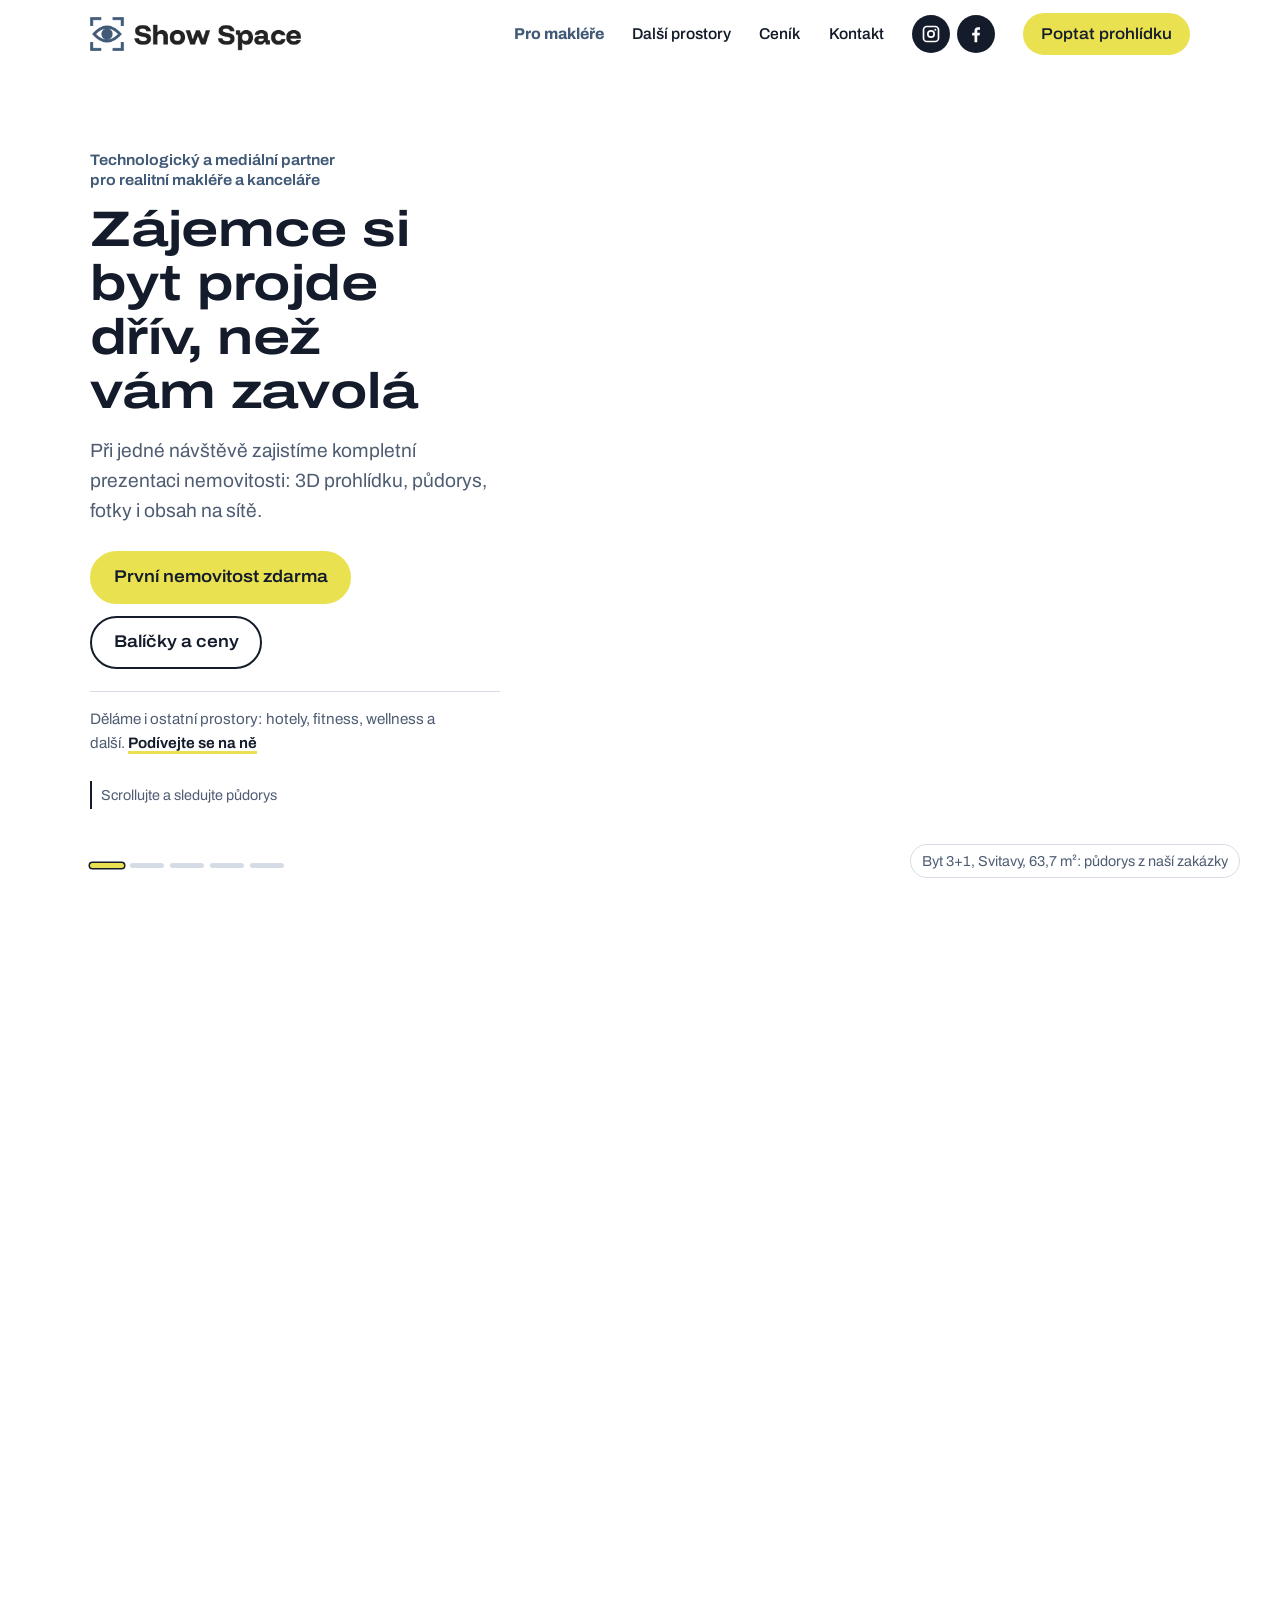
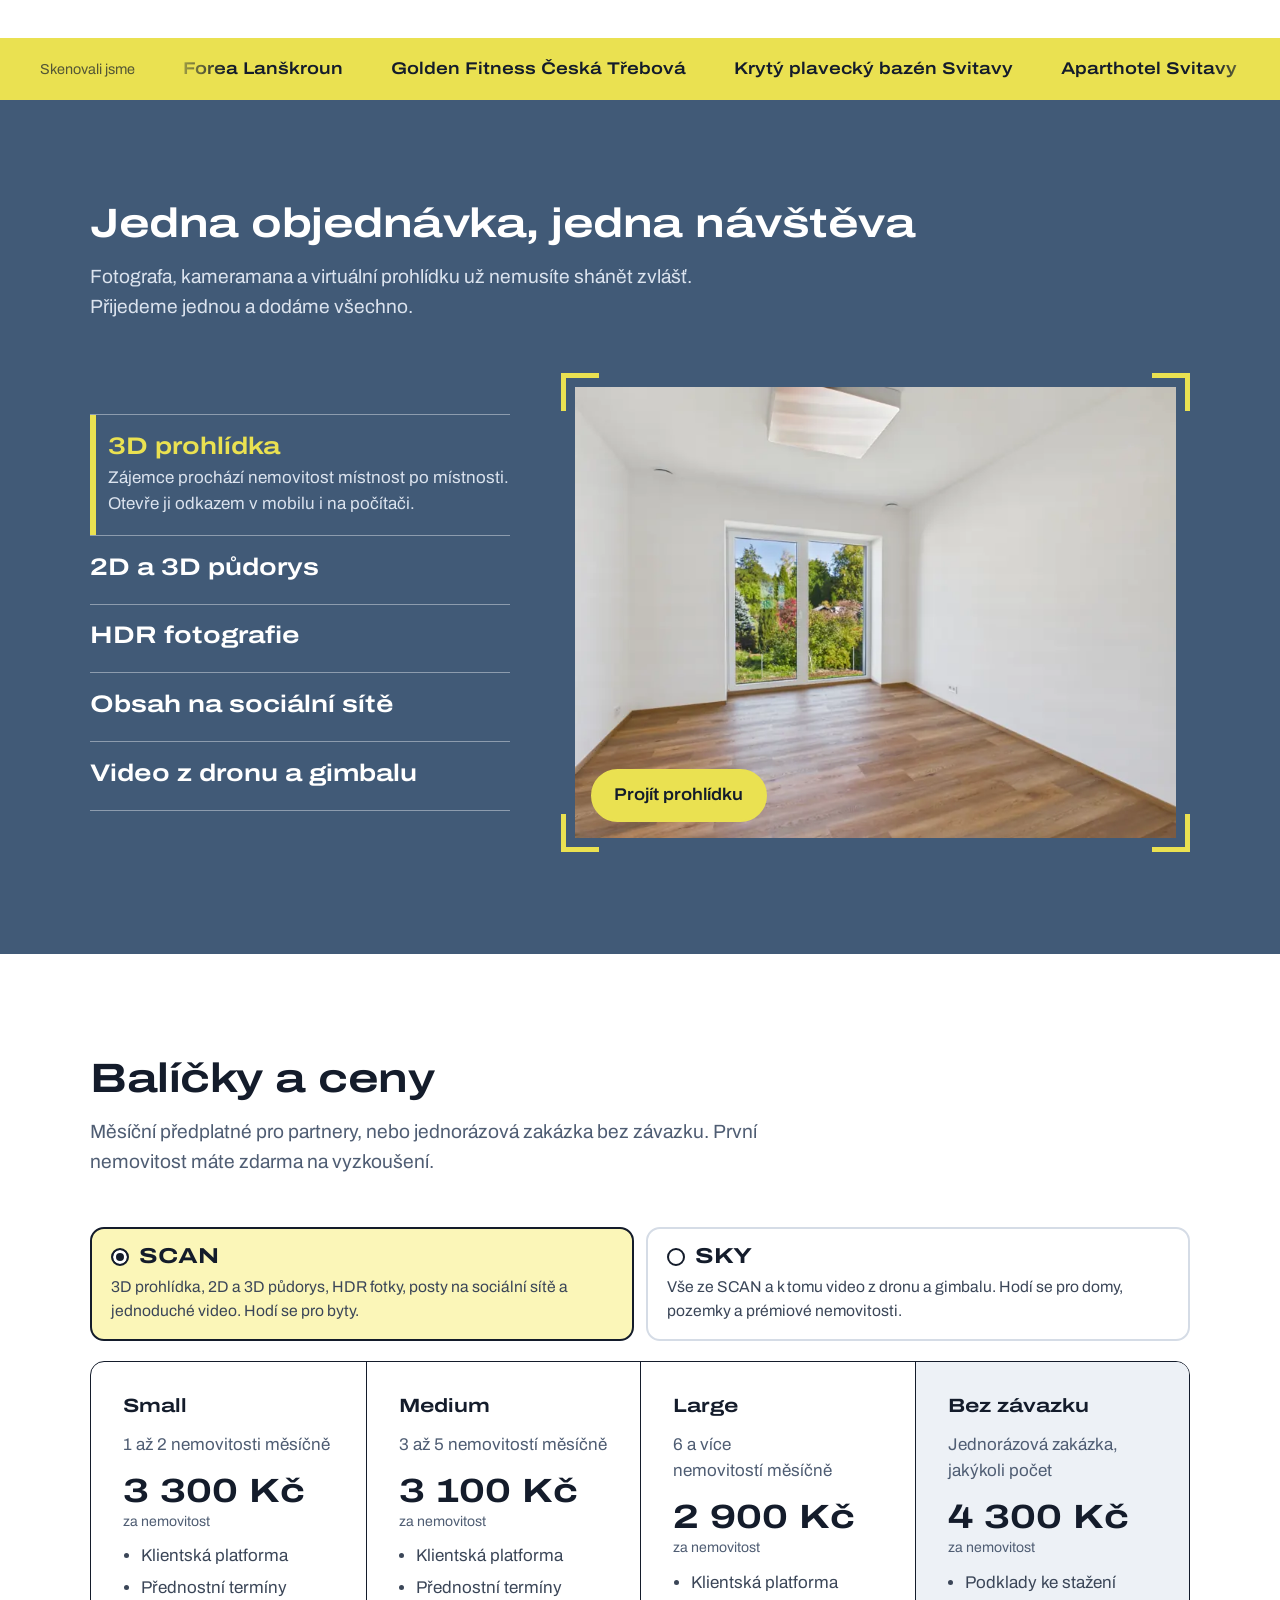
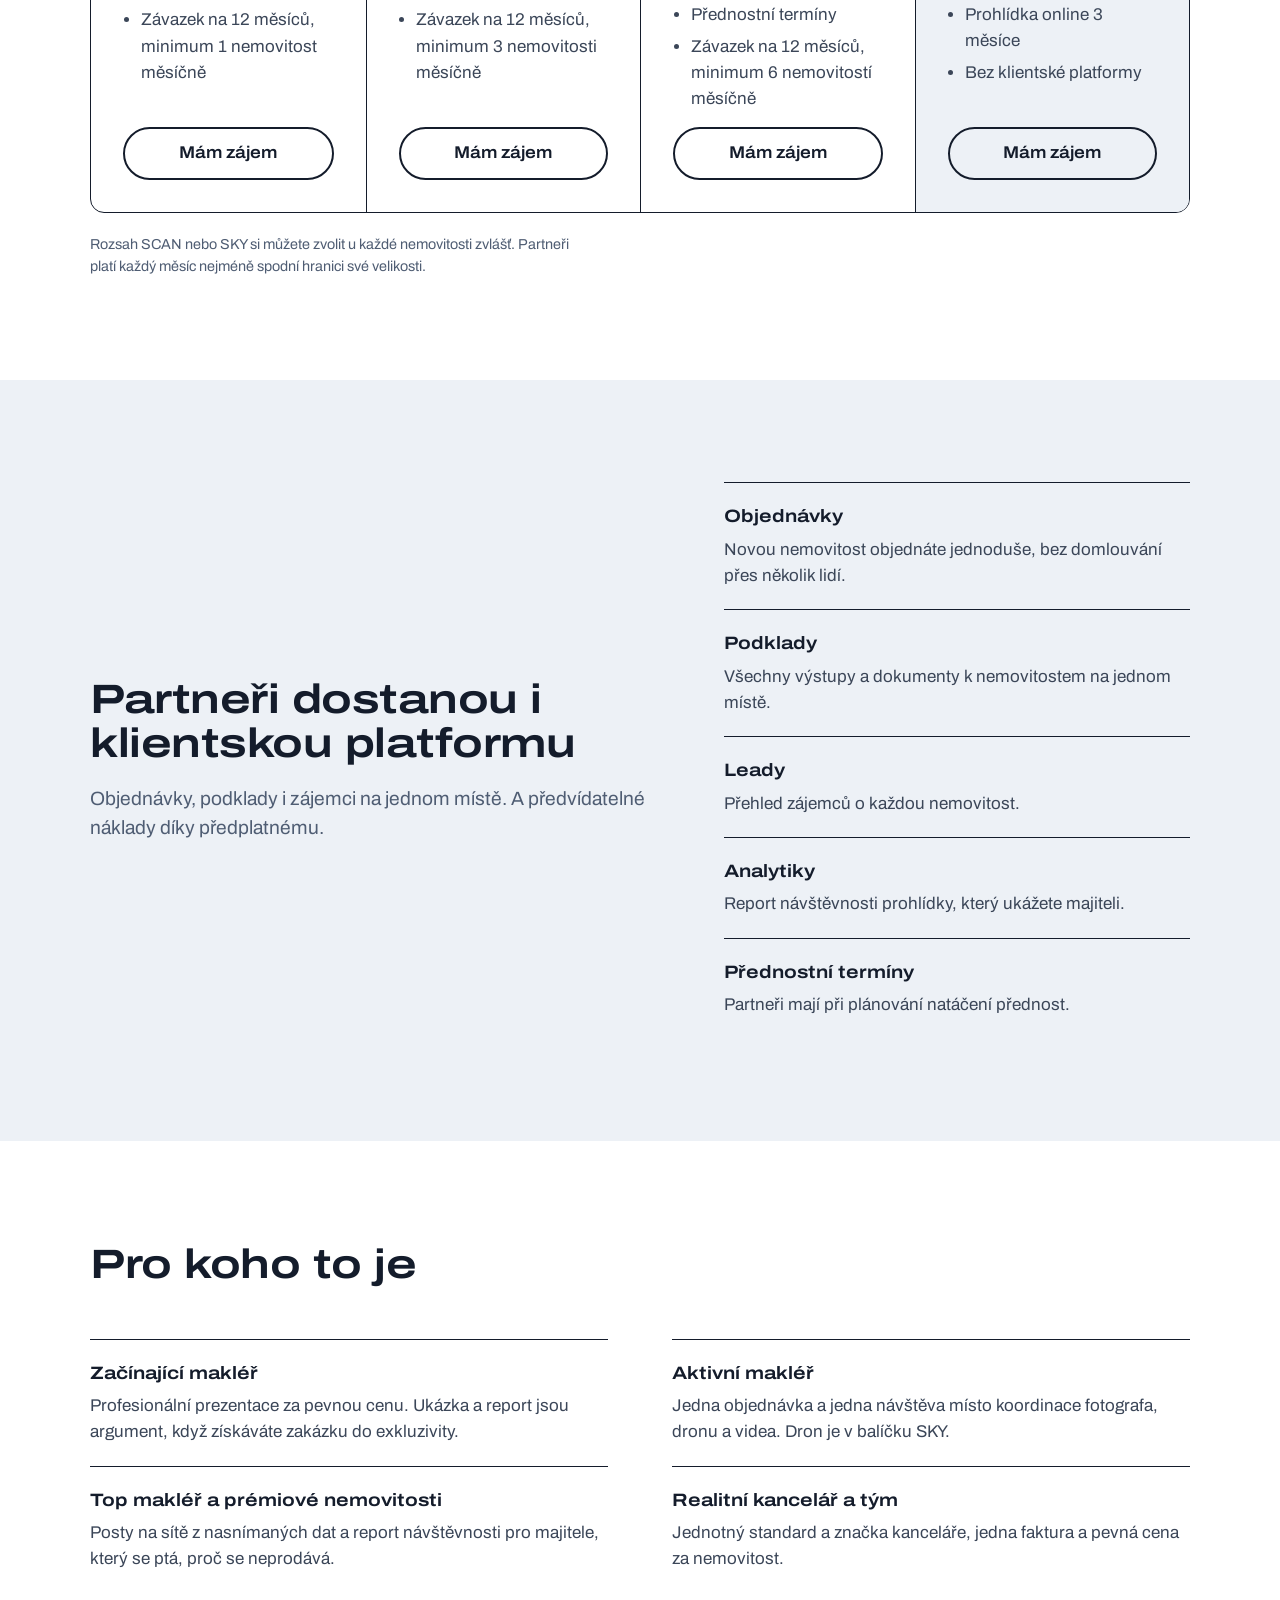
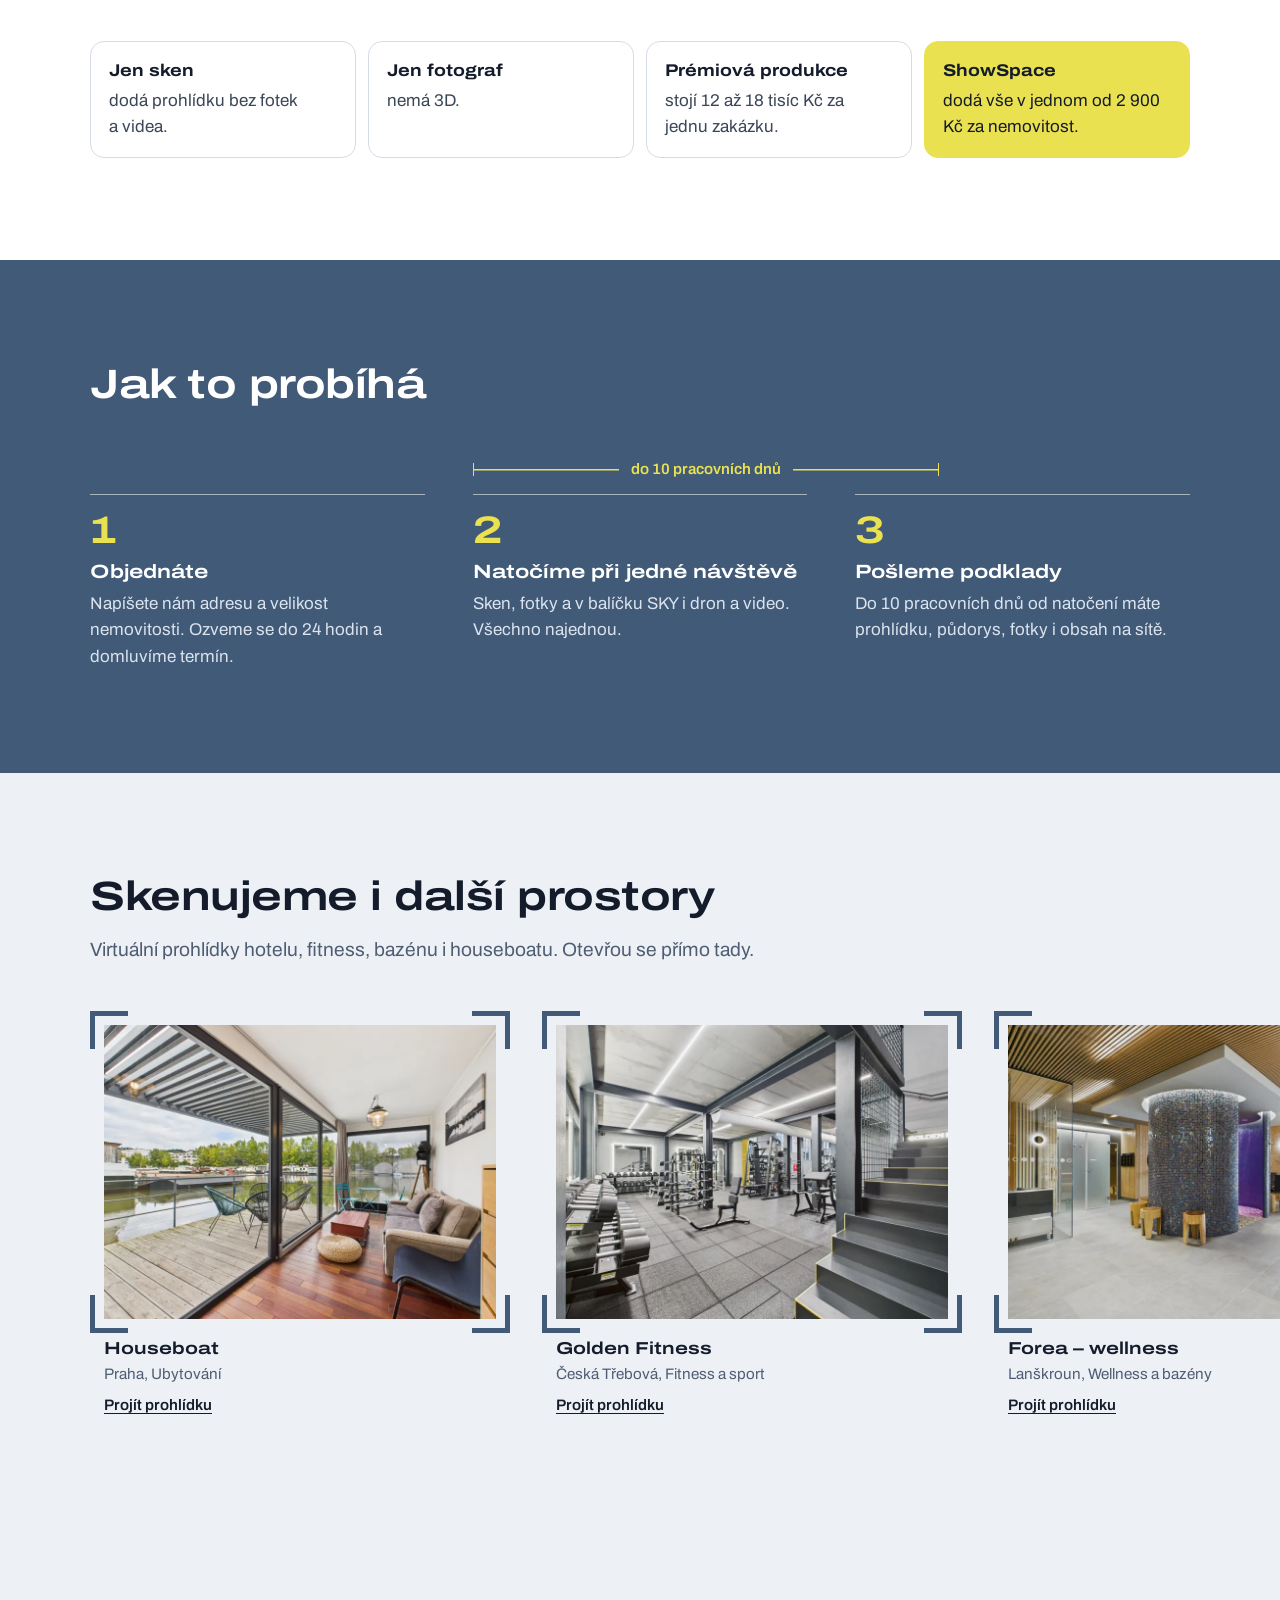
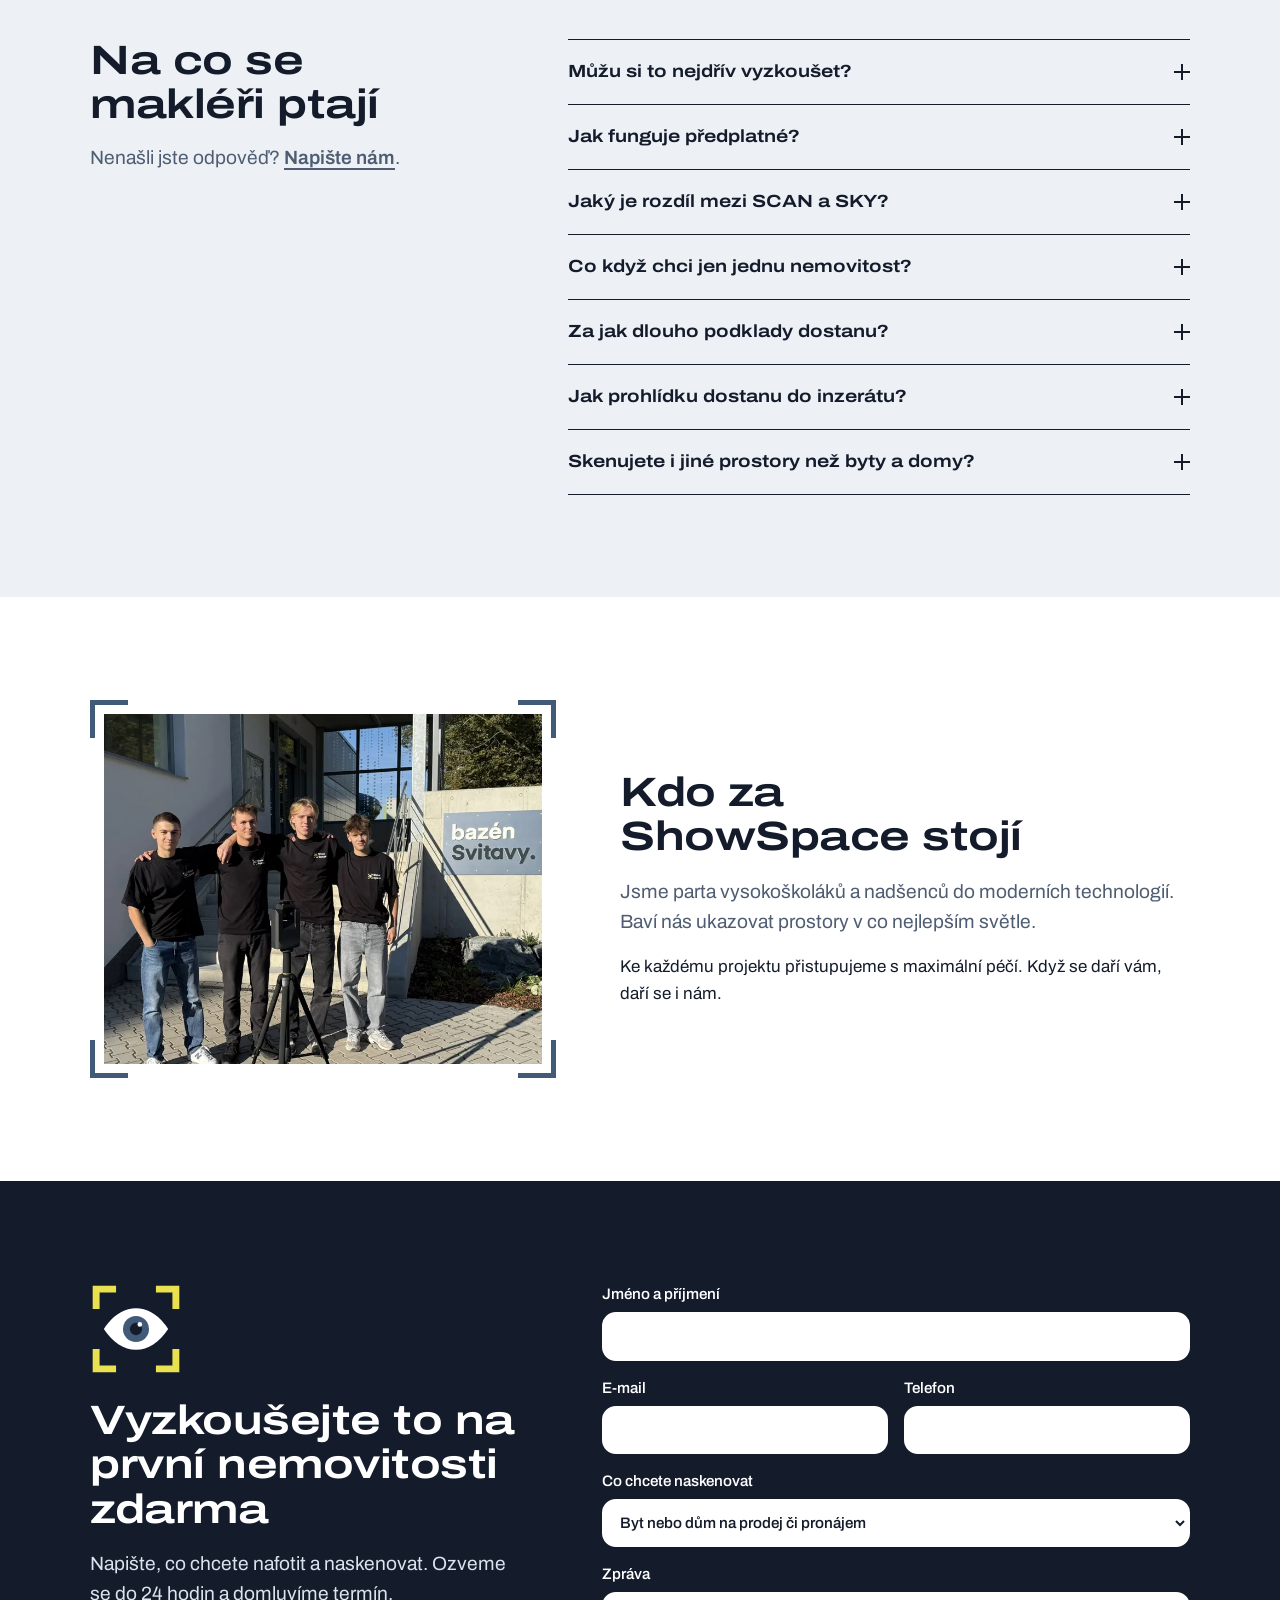
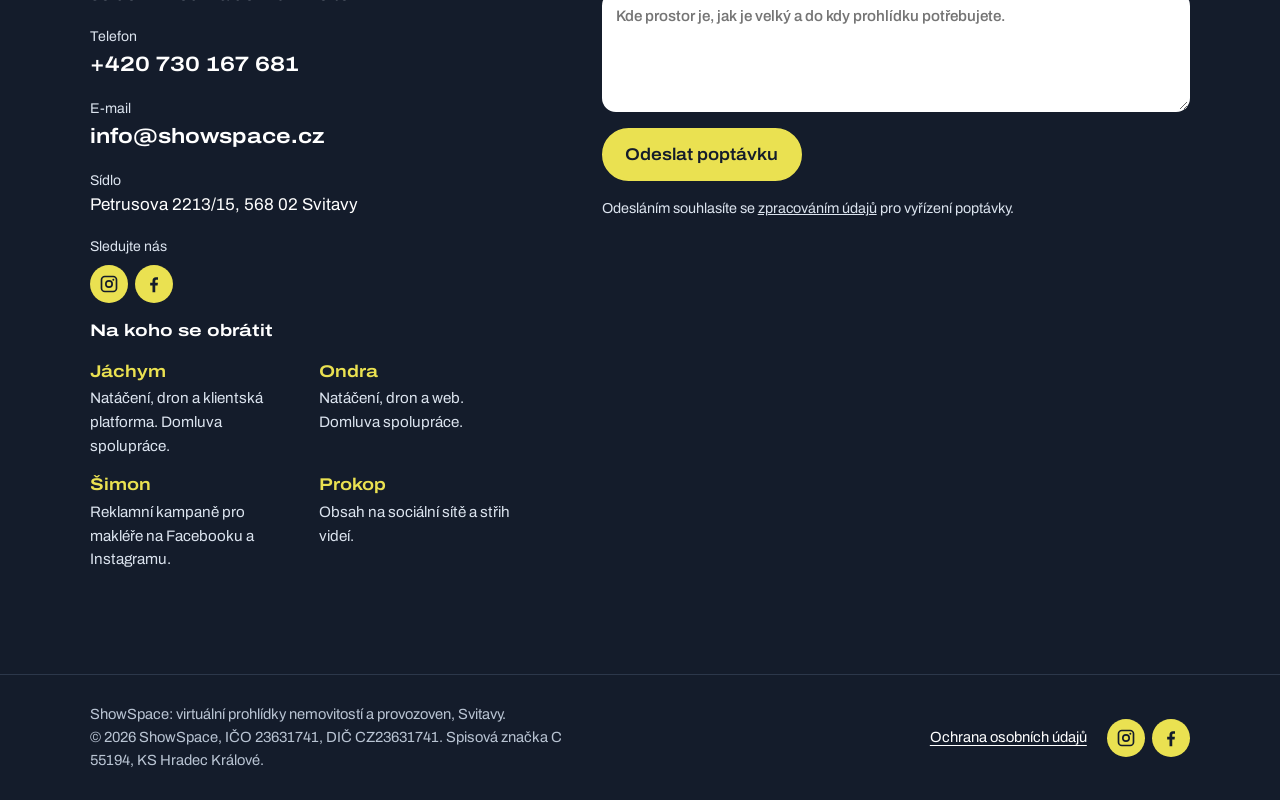
<file: index.html>
<!doctype html>
<html lang="cs">
<head>
<meta charset="utf-8">
<meta name="viewport" content="width=device-width, initial-scale=1">
<title>Virtuální prohlídky nemovitostí pro realitní makléře | ShowSpace</title>
<meta name="description" content="3D prohlídka, půdorys, HDR fotky a obsah na sítě při jedné návštěvě. Předplatné pro makléře a kanceláře od 2 900 Kč za nemovitost, první zdarma.">
<!-- ZKUŠEBNÍ VERZE: před spuštěním na showspace.cz tento řádek smazat, jinak web Google nezobrazí -->
<meta name="robots" content="noindex, nofollow">
<link rel="canonical" href="https://showspace.cz/">
<meta name="theme-color" content="#141c2b">
<meta property="og:type" content="website">
<meta property="og:site_name" content="ShowSpace">
<meta property="og:locale" content="cs_CZ">
<meta property="og:url" content="https://showspace.cz/">
<meta property="og:title" content="Virtuální prohlídky nemovitostí pro realitní makléře | ShowSpace">
<meta property="og:description" content="3D prohlídka, půdorys, HDR fotky a obsah na sítě při jedné návštěvě. Předplatné pro makléře a kanceláře od 2 900 Kč za nemovitost, první zdarma.">
<meta property="og:image" content="https://showspace.cz/assets/img/sdileni.jpg">
<meta property="og:image:width" content="1200">
<meta property="og:image:height" content="630">
<meta name="twitter:card" content="summary_large_image">
<link rel="icon" type="image/png" sizes="48x48" href="assets/img/favicon.png">
<link rel="icon" type="image/png" sizes="192x192" href="assets/img/icon-192.png">
<link rel="apple-touch-icon" href="assets/img/apple-touch-icon.png">
<link rel="preload" href="assets/fonts/archivo-latin-wdth-normal.woff2" as="font" type="font/woff2" crossorigin>
<script>document.documentElement.classList.add('js')</script>
<link rel="stylesheet" href="assets/css/styles.css?v=202610111919">
<script type="application/ld+json">{"@context": "https://schema.org", "@type": "ProfessionalService", "@id": "https://showspace.cz/#firma", "name": "ShowSpace", "description": "Technologický a mediální partner pro realitní makléře a kanceláře. 3D prohlídky, půdorysy, HDR fotografie, video z dronu a obsah na sociální sítě při jedné návštěvě.", "url": "https://showspace.cz/", "logo": "https://showspace.cz/assets/img/logo.png", "image": "https://showspace.cz/assets/img/sdileni.jpg", "telephone": "+420730167681", "email": "info@showspace.cz", "address": {"@type": "PostalAddress", "streetAddress": "Petrusova 2213/15", "postalCode": "568 02", "addressLocality": "Svitavy", "addressCountry": "CZ"}, "areaServed": {"@type": "Country", "name": "Česko"}, "sameAs": ["https://www.instagram.com/showspace.cz/", "https://www.facebook.com/people/Show-Space/61579327674807/"]}</script>
<script type="application/ld+json">{"@context": "https://schema.org", "@type": "FAQPage", "mainEntity": [{"@type": "Question", "name": "Můžu si to nejdřív vyzkoušet?", "acceptedAnswer": {"@type": "Answer", "text": "Ano. První nemovitost pro vás uděláme zdarma, abyste viděli výsledek na vlastní zakázce."}}, {"@type": "Question", "name": "Jak funguje předplatné?", "acceptedAnswer": {"@type": "Answer", "text": "Jako partner si zvolíte velikost Small, Medium nebo Large podle toho, kolik nemovitostí měsíčně nabíráte, a zavážete se na 12 měsíců. Každý měsíc platíte nejméně spodní hranici své velikosti, tedy 1, 3 nebo 6 nemovitostí."}}, {"@type": "Question", "name": "Jaký je rozdíl mezi SCAN a SKY?", "acceptedAnswer": {"@type": "Answer", "text": "SCAN obsahuje 3D prohlídku, 2D a 3D půdorys, HDR fotky, posty na sociální sítě a jednoduché video. SKY k tomu přidává video z dronu a gimbalu. Rozsah si můžete zvolit u každé nemovitosti zvlášť."}}, {"@type": "Question", "name": "Co když chci jen jednu nemovitost?", "acceptedAnswer": {"@type": "Answer", "text": "Jednorázová zakázka bez závazku stojí 4 300 Kč (SCAN) nebo 5 300 Kč (SKY). Dostanete podklady ke stažení a prohlídka je online 3 měsíce."}}, {"@type": "Question", "name": "Za jak dlouho podklady dostanu?", "acceptedAnswer": {"@type": "Answer", "text": "Do 10 pracovních dnů od dne natočení."}}, {"@type": "Question", "name": "Jak prohlídku dostanu do inzerátu?", "acceptedAnswer": {"@type": "Answer", "text": "Dostanete odkaz, který vložíte do inzerátu, na web kanceláře nebo ho pošlete zájemci zprávou. Nic se neinstaluje, otevře se v mobilu i na počítači."}}, {"@type": "Question", "name": "Skenujete i jiné prostory než byty a domy?", "acceptedAnswer": {"@type": "Answer", "text": "Ano, hotely, fitness, wellness, kavárny a další. Cenu stanovíme individuálně podle objektu a prohlídku umíme umístit i do Google Street View."}}]}</script>
</head>
<body>
<header class="site-header">
    <div class="wrap">
    <a class="brand" href="index.html" aria-label="ShowSpace – úvodní stránka"><img src="assets/img/logo.png" alt="ShowSpace" width="211" height="34"></a>
    <button class="nav-toggle" type="button" aria-expanded="false" aria-controls="nav">Menu</button>
    <nav class="nav" id="nav" aria-label="Hlavní">
      <a href="index.html" aria-current="page">Pro makléře</a>
      <a href="prostory.html">Další prostory</a>
      <a href="index.html#sluzby">Ceník</a>
      <a href="#kontakt">Kontakt</a>
      <ul class="social" aria-label="Sociální sítě">
      <li><a href="https://www.instagram.com/showspace.cz/" target="_blank" rel="noopener" aria-label="Instagram" title="Instagram"><svg viewBox="0 0 24 24" width="20" height="20" aria-hidden="true"><path d="M7 2h10a5 5 0 0 1 5 5v10a5 5 0 0 1-5 5H7a5 5 0 0 1-5-5V7a5 5 0 0 1 5-5zm0 2a3 3 0 0 0-3 3v10a3 3 0 0 0 3 3h10a3 3 0 0 0 3-3V7a3 3 0 0 0-3-3H7zm5 3.2a4.8 4.8 0 1 1 0 9.6 4.8 4.8 0 0 1 0-9.6zm0 2a2.8 2.8 0 1 0 0 5.6 2.8 2.8 0 0 0 0-5.6zm5.2-3.4a1.2 1.2 0 1 1 0 2.4 1.2 1.2 0 0 1 0-2.4z"/></svg></a></li>
      <li><a href="https://www.facebook.com/people/Show-Space/61579327674807/" target="_blank" rel="noopener" aria-label="Facebook" title="Facebook"><svg viewBox="0 0 24 24" width="20" height="20" aria-hidden="true"><path d="M13.5 22v-8.2h2.8l.4-3.300h-3.200V8.400c0-.9.3-1.600 1.600-1.600h1.700V3.900c-.3 0-1.300-.1-2.500-.1-2.500 0-4.100 1.500-4.100 4.300v2.400H7.400v3.300h2.800V22h3.300z"/></svg></a></li>
    </ul>
      <a class="btn" href="#kontakt">Poptat prohlídku</a>
    </nav>
  </div>
</header>
<main>

<section class="stage" id="model" aria-label="Z půdorysu do 3D">
  <div class="stage__pin">
    <div class="stage__view">
      <div class="stage__fallback"><img src="assets/img/byt-pudorys.webp" srcset="assets/img/byt-pudorys-800.webp 777w, assets/img/byt-pudorys.webp 1360w" sizes="(max-width: 860px) 90vw, 50vw" width="1360" height="1400" alt="2D půdorys bytu 3+1 ve Svitavách: dva pokoje, kuchyňský kout s jídelnou, obývací pokoj, koupelna a WC, celkem 63,7 m²" fetchpriority="high"></div>
      <canvas aria-label="Otočný 3D model bytu 3+1 ve Svitavách postavený podle půdorysu z naší zakázky."></canvas>
      <div class="stage__overlay"></div>
    </div>

    <div class="stage__copy">
      <div class="beat is-active">
        <h1><span class="kicker">Technologický a mediální partner pro realitní makléře a kanceláře</span> Zájemce si byt projde dřív, než vám zavolá</h1>
        <p class="lead">Při jedné návštěvě zajistíme kompletní prezentaci nemovitosti: 3D prohlídku, půdorys, fotky i obsah na sítě.</p>
        <div class="btn-row">
          <a class="btn btn--accent" href="#kontakt">První nemovitost zdarma</a>
          <a class="btn btn--ghost" href="#sluzby">Balíčky a ceny</a>
        </div>
        <p class="also">Děláme i ostatní prostory: hotely, fitness, wellness a další. <a href="prostory.html">Podívejte se na ně</a></p>
        <p class="scroll-cue" aria-hidden="true">Scrollujte a sledujte půdorys</p>
      </div>
      <div class="beat">
        <h2>Z půdorysu je prostor</h2>
        <p class="lead">Tohle je byt 3+1 ve Svitavách, který jsme skenovali. Z jednoho skenu vznikne 2D i 3D půdorys.</p>
        <p class="try">Klikněte na místnost v modelu</p>
      </div>
      <div class="beat">
        <h2>Rozměry bez metru</h2>
        <p class="lead">Vejde se tam skříň? Zájemce si to změří sám.</p>
        <p class="try">Klikněte na dvě místa v modelu</p>
      </div>
      <div class="beat">
        <h2>Kam a kdy svítí slunce</h2>
        <p class="lead">Zájemce vidí, které místnosti mají ráno a které večer slunce.</p>
        <div class="sun" data-sun>
          <div class="sun__seasons" role="group" aria-label="Roční období">
            <button type="button" data-season="zima" aria-pressed="false">Zima</button>
            <button type="button" data-season="jaro" aria-pressed="false">Jaro</button>
            <button type="button" data-season="leto" aria-pressed="true">Léto</button>
          </div>
          <label class="sun__time">
            <span>Čas <output>9:00</output></span>
            <input type="range" min="300" max="1260" step="10" value="540" aria-label="Čas během dne">
          </label>
          <p class="sun__rooms" aria-live="polite"></p>
        </div>
      </div>
      <div class="beat">
        <h2>A pak rovnou dovnitř</h2>
        <p class="lead">V prohlídce se zájemce podívá do každé místnosti a najde u ní, co potřebuje vědět.</p>
        <p class="try">Klikněte na bod v modelu</p>
        <div class="btn-row">
          <a class="btn btn--accent" href="https://my.giraffe360.com/p/d85pdb1" target="_blank" rel="noopener" data-viewer="tour" data-title="Byt 3+1, Svitavy">Projít prohlídku</a>
          <a class="btn btn--ghost" href="https://my.giraffe360.com/3dflp/ftac480" target="_blank" rel="noopener" data-viewer="tour" data-title="3D půdorys: byt 3+1, Svitavy">3D půdorys</a>
        </div>
      </div>
    </div>

    <ol class="stage__progress" aria-label="Kroky ukázky">
      <li><button type="button" aria-current="true" aria-label="2D půdorys"></button></li>
      <li><button type="button" aria-label="3D prostor"></button></li>
      <li><button type="button" aria-label="Rozměry"></button></li>
      <li><button type="button" aria-label="Dráha slunce"></button></li>
      <li><button type="button" aria-label="Pohled do místnosti"></button></li>
    </ol>
    <div class="stage__status">
      <div class="stage__mode" role="group" aria-label="Zobrazení půdorysu">
        <button type="button" data-view="2d" aria-pressed="false">2D</button>
        <button type="button" data-view="3d" aria-pressed="true">3D</button>
      </div>
      <button class="stage__reset btn btn--accent" type="button" hidden>Zpět na celý byt</button>
      <p class="stage__hint">Byt 3+1, Svitavy, 63,7 m²: půdorys z naší zakázky</p>
    </div>
  </div>
</section>

<section class="clients" aria-label="Prostory, které jsme skenovali">
  <p class="clients__label">Skenovali jsme</p>
  <div class="clients__track">
    <ul><li>Forea Lanškroun</li><li>Golden Fitness Česká Třebová</li><li>Krytý plavecký bazén Svitavy</li><li>Aparthotel Svitavy</li><li>Golden Fitness Litomyšl</li><li>Domov pro seniory Vendolí</li><li>Houseboat Praha</li></ul>
    <ul aria-hidden="true"><li>Forea Lanškroun</li><li>Golden Fitness Česká Třebová</li><li>Krytý plavecký bazén Svitavy</li><li>Aparthotel Svitavy</li><li>Golden Fitness Litomyšl</li><li>Domov pro seniory Vendolí</li><li>Houseboat Praha</li></ul>
  </div>
</section>

<section class="section section--room" id="co-dostanete">
  <div class="wrap">
    <div class="section__head">
      <h2>Jedna objednávka, jedna návštěva</h2>
      <p class="lead">Fotografa, kameramana a virtuální prohlídku už nemusíte shánět zvlášť. Přijedeme jednou a dodáme všechno.</p>
    </div>
    <div class="show" data-show>
      <div class="show__tabs" role="tablist" aria-label="Co dostanete" aria-orientation="vertical">
      <button class="show__tab" type="button" role="tab" id="show-tab-0" aria-controls="show-panel-0" aria-selected="true"><strong>3D prohlídka</strong><span>Zájemce prochází nemovitost místnost po místnosti. Otevře ji odkazem v mobilu i na počítači.</span></button>
      <button class="show__tab" type="button" role="tab" id="show-tab-1" aria-controls="show-panel-1" aria-selected="false" tabindex="-1"><strong>2D a 3D půdorys</strong><span>S plochami místností. Hodí se do inzerátu i jako podklad pro majitele.</span></button>
      <button class="show__tab" type="button" role="tab" id="show-tab-2" aria-controls="show-panel-2" aria-selected="false" tabindex="-1"><strong>HDR fotografie</strong><span>Ve vysokém rozlišení, připravené pro realitní servery, web i tisk.</span></button>
      <button class="show__tab" type="button" role="tab" id="show-tab-3" aria-controls="show-panel-3" aria-selected="false" tabindex="-1"><strong>Obsah na sociální sítě</strong><span>Posty a jednoduché video z nasnímaných dat, které můžete rovnou zveřejnit.</span></button>
      <button class="show__tab" type="button" role="tab" id="show-tab-4" aria-controls="show-panel-4" aria-selected="false" tabindex="-1"><strong>Video z dronu a gimbalu</strong><span>V balíčku SKY. Pro domy, pozemky a prémiové nemovitosti, kde záleží i na okolí.</span></button>
      </div>
      <div class="show__stage finder">
        <div class="show__panels">
        <div class="show__panel" role="tabpanel" id="show-panel-0" aria-labelledby="show-tab-0"><img src="assets/img/byt-svitavy.webp" srcset="assets/img/byt-svitavy-800.webp 800w, assets/img/byt-svitavy.webp 1600w" sizes="(max-width: 860px) 100vw, 60vw" width="1600" height="1200" alt="Byt 3+1, Svitavy: pokoj s výhledem do zahrady" loading="lazy" decoding="async"><a class="btn btn--accent show__open" href="https://my.giraffe360.com/p/d85pdb1" target="_blank" rel="noopener" data-viewer="tour" data-title="Byt 3+1, Svitavy">Projít prohlídku</a></div>
        <div class="show__panel" role="tabpanel" id="show-panel-1" aria-labelledby="show-tab-1" hidden><div class="show__plan show__plan--tall"><img src="assets/img/byt-pudorys.webp" srcset="assets/img/byt-pudorys-800.webp 777w, assets/img/byt-pudorys.webp 1360w" sizes="(max-width: 860px) 90vw, 50vw" width="1360" height="1400" alt="2D půdorys bytu 3+1 ve Svitavách s plochami místností" loading="lazy" decoding="async"></div><a class="btn btn--accent show__open" href="https://my.giraffe360.com/3dflp/ftac480" target="_blank" rel="noopener" data-viewer="tour" data-title="3D půdorys: byt 3+1, Svitavy">Otevřít 3D půdorys</a></div>
        <div class="show__panel" role="tabpanel" id="show-panel-2" aria-labelledby="show-tab-2" hidden><img src="assets/img/foto-houseboat-2.webp" srcset="assets/img/foto-houseboat-2-800.webp 800w, assets/img/foto-houseboat-2.webp 1600w" sizes="(max-width: 860px) 100vw, 60vw" width="1600" height="1200" alt="Houseboat, Praha: ložnice" loading="lazy" decoding="async"></div>
        <div class="show__panel" role="tabpanel" id="show-panel-3" aria-labelledby="show-tab-3" hidden><img src="assets/img/foto-houseboat-4.webp" srcset="assets/img/foto-houseboat-4-800.webp 800w, assets/img/foto-houseboat-4.webp 1600w" sizes="(max-width: 860px) 100vw, 60vw" width="1600" height="1200" alt="Houseboat, Praha: obývací část" loading="lazy" decoding="async"><p class="show__todo">Ukázku příspěvku sem doplníme.</p></div>
        <div class="show__panel" role="tabpanel" id="show-panel-4" aria-labelledby="show-tab-4" hidden><img src="assets/img/foto-houseboat-1.webp" srcset="assets/img/foto-houseboat-1-800.webp 800w, assets/img/foto-houseboat-1.webp 1600w" sizes="(max-width: 860px) 100vw, 60vw" width="1600" height="1200" alt="Houseboat, Praha: pohled z mola" loading="lazy" decoding="async"><p class="show__todo">Ukázku videa sem doplníme.</p></div>
        </div>
      </div>
    </div>
  </div>
</section>

<section class="section" id="sluzby">
  <div class="wrap">
    <div class="section__head">
      <h2>Balíčky a ceny</h2>
      <p class="lead">Měsíční předplatné pro partnery, nebo jednorázová zakázka bez závazku. První nemovitost máte zdarma na vyzkoušení.</p>
    </div>
    <div class="pricing" data-pricing>
      <div class="scope" role="radiogroup" aria-label="Rozsah zakázky">
        <button class="scope__opt" type="button" role="radio" aria-checked="true" data-scope="scan">
          <strong>SCAN</strong>
          <span>3D prohlídka, 2D a 3D půdorys, HDR fotky, posty na sociální sítě a jednoduché video. Hodí se pro byty.</span>
        </button>
        <button class="scope__opt" type="button" role="radio" aria-checked="false" data-scope="sky">
          <strong>SKY</strong>
          <span>Vše ze SCAN a k tomu video z dronu a gimbalu. Hodí se pro domy, pozemky a prémiové nemovitosti.</span>
        </button>
      </div>
      <div class="plans plans--four" aria-live="polite">
      <article class="plan">
        <h3>Small</h3>
        <p class="plan__size">1 až 2 nemovitosti měsíčně</p>
        <p class="plan__price"><span data-price data-scan="3 300 Kč" data-sky="4 300 Kč">3 300 Kč</span><small>za nemovitost</small></p>
        <ul><li>Klientská platforma</li><li>Přednostní termíny</li><li>Závazek na 12 měsíců, minimum 1 nemovitost měsíčně</li></ul>
        <a class="btn btn--ghost" href="#kontakt" data-prefill="Small (1 až 2 nemovitosti měsíčně)" data-prostor="byt">Mám zájem</a>
      </article>
      <article class="plan">
        <h3>Medium</h3>
        <p class="plan__size">3 až 5 nemovitostí měsíčně</p>
        <p class="plan__price"><span data-price data-scan="3 100 Kč" data-sky="4 100 Kč">3 100 Kč</span><small>za nemovitost</small></p>
        <ul><li>Klientská platforma</li><li>Přednostní termíny</li><li>Závazek na 12 měsíců, minimum 3 nemovitosti měsíčně</li></ul>
        <a class="btn btn--ghost" href="#kontakt" data-prefill="Medium (3 až 5 nemovitostí měsíčně)" data-prostor="byt">Mám zájem</a>
      </article>
      <article class="plan">
        <h3>Large</h3>
        <p class="plan__size">6 a více nemovitostí měsíčně</p>
        <p class="plan__price"><span data-price data-scan="2 900 Kč" data-sky="3 900 Kč">2 900 Kč</span><small>za nemovitost</small></p>
        <ul><li>Klientská platforma</li><li>Přednostní termíny</li><li>Závazek na 12 měsíců, minimum 6 nemovitostí měsíčně</li></ul>
        <a class="btn btn--ghost" href="#kontakt" data-prefill="Large (6 a více nemovitostí měsíčně)" data-prostor="byt">Mám zájem</a>
      </article>
      <article class="plan plan--single">
        <h3>Bez závazku</h3>
        <p class="plan__size">Jednorázová zakázka, jakýkoli počet</p>
        <p class="plan__price"><span data-price data-scan="4 300 Kč" data-sky="5 300 Kč">4 300 Kč</span><small>za nemovitost</small></p>
        <ul><li>Podklady ke stažení</li><li>Prohlídka online 3 měsíce</li><li>Bez klientské platformy</li></ul>
        <a class="btn btn--ghost" href="#kontakt" data-prefill="Bez závazku (Jednorázová zakázka, jakýkoli počet)" data-prostor="byt">Mám zájem</a>
      </article>
      </div>
    </div>
    <p class="note" style="margin-top:1.25rem">Rozsah SCAN nebo SKY si můžete zvolit u každé nemovitosti zvlášť. Partneři platí každý měsíc nejméně spodní hranici své velikosti.</p>
  </div>
</section>

<section class="section section--mist" id="platforma">
  <div class="wrap split">
    <div>
      <h2>Partneři dostanou i klientskou platformu</h2>
      <p class="lead">Objednávky, podklady i zájemci na jednom místě. A předvídatelné náklady díky předplatnému.</p>
    </div>
    <dl class="types types--one">
      <div><dt>Objednávky</dt><dd>Novou nemovitost objednáte jednoduše, bez domlouvání přes několik lidí.</dd></div>
      <div><dt>Podklady</dt><dd>Všechny výstupy a dokumenty k nemovitostem na jednom místě.</dd></div>
      <div><dt>Leady</dt><dd>Přehled zájemců o každou nemovitost.</dd></div>
      <div><dt>Analytiky</dt><dd>Report návštěvnosti prohlídky, který ukážete majiteli.</dd></div>
      <div><dt>Přednostní termíny</dt><dd>Partneři mají při plánování natáčení přednost.</dd></div>
    </dl>
  </div>
</section>

<section class="section" id="pro-koho">
  <div class="wrap">
    <div class="section__head"><h2>Pro koho to je</h2></div>
    <dl class="types">
      <div><dt>Začínající makléř</dt><dd>Profesionální prezentace za pevnou cenu. Ukázka a report jsou argument, když získáváte zakázku do exkluzivity.</dd></div>
      <div><dt>Aktivní makléř</dt><dd>Jedna objednávka a jedna návštěva místo koordinace fotografa, dronu a videa. Dron je v balíčku SKY.</dd></div>
      <div><dt>Top makléř a prémiové nemovitosti</dt><dd>Posty na sítě z nasnímaných dat a report návštěvnosti pro majitele, který se ptá, proč se neprodává.</dd></div>
      <div><dt>Realitní kancelář a tým</dt><dd>Jednotný standard a značka kanceláře, jedna faktura a pevná cena za nemovitost.</dd></div>
    </dl>
    <div class="versus">
      <p><strong>Jen sken</strong> dodá prohlídku bez fotek a videa.</p>
      <p><strong>Jen fotograf</strong> nemá 3D.</p>
      <p><strong>Prémiová produkce</strong> stojí 12 až 18 tisíc Kč za jednu zakázku.</p>
      <p class="versus__us"><strong>ShowSpace</strong> dodá vše v jednom od 2 900 Kč za nemovitost.</p>
    </div>
  </div>
</section>

<section class="section section--room" id="postup">
  <div class="wrap">
    <div class="section__head"><h2>Jak to probíhá</h2></div>
    <div class="steps">
      <div class="steps__dim dim" aria-hidden="true">do 10 pracovních dnů</div>
      <ol>
      <li><h3>Objednáte</h3><p>Napíšete nám adresu a velikost nemovitosti. Ozveme se do 24 hodin a domluvíme termín.</p></li>
      <li><h3>Natočíme při jedné návštěvě</h3><p>Sken, fotky a v balíčku SKY i dron a video. Všechno najednou.</p></li>
      <li><h3>Pošleme podklady</h3><p>Do 10 pracovních dnů od natočení máte prohlídku, půdorys, fotky i obsah na sítě.</p></li>
      </ol>
    </div>
  </div>
</section>

<section class="section section--mist" id="dalsi">
  <div class="wrap reel-head">
    <div class="section__head">
      <h2>Skenujeme i další prostory</h2>
      <p class="lead">Virtuální prohlídky hotelu, fitness, bazénu i houseboatu. Otevřou se přímo tady.</p>
    </div>
    <div class="reel__nav">
      <button type="button" data-reel="-1" aria-label="Předchozí prohlídky">‹</button>
      <button type="button" data-reel="1" aria-label="Další prohlídky">›</button>
    </div>
  </div>
  <ul class="reel" tabindex="0" aria-label="Vybrané prohlídky">
        <li><a class="ref" href="https://my.giraffe360.com/p/0h2v7c4" target="_blank" rel="noopener" data-viewer="tour" data-title="Houseboat, Praha">
          <div class="finder"><img src="assets/img/foto-houseboat-5.webp" srcset="assets/img/foto-houseboat-5-800.webp 800w, assets/img/foto-houseboat-5.webp 1600w" sizes="(max-width: 700px) 80vw, 420px" width="1600" height="1200" alt="Terasa houseboatu s výhledem na Vltavu" loading="lazy" decoding="async"></div>
          <div class="ref__body">
            <h3>Houseboat</h3>
            <p>Praha, Ubytování</p>
            <span class="ref__open">Projít prohlídku</span>
          </div>
        </a></li>
        <li><a class="ref" href="https://tour.giraffe360.com/goldenfitness-ceskatrebova/" target="_blank" rel="noopener" data-viewer="tour" data-title="Golden Fitness, Česká Třebová">
          <div class="finder"><img src="assets/img/golden-fitness-ceska-trebova.webp" srcset="assets/img/golden-fitness-ceska-trebova-800.webp 800w, assets/img/golden-fitness-ceska-trebova.webp 1600w" sizes="(max-width: 700px) 80vw, 420px" width="1600" height="1200" alt="Posilovna s činkami a schodištěm" loading="lazy" decoding="async"></div>
          <div class="ref__body">
            <h3>Golden Fitness</h3>
            <p>Česká Třebová, Fitness a sport</p>
            <span class="ref__open">Projít prohlídku</span>
          </div>
        </a></li>
        <li><a class="ref" href="https://my.giraffe360.com/p/w8d850p" target="_blank" rel="noopener" data-viewer="tour" data-title="Forea – wellness, Lanškroun">
          <div class="finder"><img src="assets/img/forea-wellness.webp" srcset="assets/img/forea-wellness-800.webp 800w, assets/img/forea-wellness.webp 1600w" sizes="(max-width: 700px) 80vw, 420px" width="1600" height="1200" alt="Wellness se saunami a ochlazovacím bazénkem" loading="lazy" decoding="async"></div>
          <div class="ref__body">
            <h3>Forea – wellness</h3>
            <p>Lanškroun, Wellness a bazény</p>
            <span class="ref__open">Projít prohlídku</span>
          </div>
        </a></li>
        <li><a class="ref" href="https://my.giraffe360.com/p/7n3nuu7" target="_blank" rel="noopener" data-viewer="tour" data-title="Krytý plavecký bazén, Svitavy">
          <div class="finder"><img src="assets/img/foto-bazen.webp" srcset="assets/img/foto-bazen-800.webp 800w, assets/img/foto-bazen.webp 1600w" sizes="(max-width: 700px) 80vw, 420px" width="1600" height="1200" alt="Plavecký bazén se startovními bloky" loading="lazy" decoding="async"></div>
          <div class="ref__body">
            <h3>Krytý plavecký bazén</h3>
            <p>Svitavy, Wellness a bazény</p>
            <span class="ref__open">Projít prohlídku</span>
          </div>
        </a></li>
        <li><a class="ref" href="https://my.giraffe360.com/p/9a43jc2" target="_blank" rel="noopener" data-viewer="tour" data-title="Forea – hotel, Lanškroun">
          <div class="finder"><img src="assets/img/forea-hotel.webp" srcset="assets/img/forea-hotel-800.webp 800w, assets/img/forea-hotel.webp 1600w" sizes="(max-width: 700px) 80vw, 420px" width="1600" height="1200" alt="Hotelový pokoj s manželskou postelí" loading="lazy" decoding="async"></div>
          <div class="ref__body">
            <h3>Forea – hotel</h3>
            <p>Lanškroun, Ubytování</p>
            <span class="ref__open">Projít prohlídku</span>
          </div>
        </a></li>
        <li><a class="ref" href="https://my.giraffe360.com/p/d85pdb1" target="_blank" rel="noopener" data-viewer="tour" data-title="Byt 3+1 k pronájmu, Svitavy">
          <div class="finder"><img src="assets/img/byt-svitavy.webp" srcset="assets/img/byt-svitavy-800.webp 800w, assets/img/byt-svitavy.webp 1600w" sizes="(max-width: 700px) 80vw, 420px" width="1600" height="1200" alt="Prázdný pokoj bytu s výhledem do zahrady" loading="lazy" decoding="async"></div>
          <div class="ref__body">
            <h3>Byt 3+1 k pronájmu</h3>
            <p>Svitavy, Nemovitost</p>
            <span class="ref__open">Projít prohlídku</span>
          </div>
        </a></li>
        <li class="reel__more"><a class="btn btn--accent" href="prostory.html">Všechny další prostory</a></li>
  </ul>
</section>

<section class="section section--mist" id="otazky">
  <div class="wrap faq-wrap">
    <div class="section__head"><h2>Na co se makléři ptají</h2><p class="lead">Nenašli jste odpověď? <a class="textlink" href="#kontakt">Napište nám</a>.</p></div>
    <div class="faq">
      <details><summary>Můžu si to nejdřív vyzkoušet?</summary><p>Ano. První nemovitost pro vás uděláme zdarma, abyste viděli výsledek na vlastní zakázce.</p></details>
      <details><summary>Jak funguje předplatné?</summary><p>Jako partner si zvolíte velikost Small, Medium nebo Large podle toho, kolik nemovitostí měsíčně nabíráte, a zavážete se na 12 měsíců. Každý měsíc platíte nejméně spodní hranici své velikosti, tedy 1, 3 nebo 6 nemovitostí.</p></details>
      <details><summary>Jaký je rozdíl mezi SCAN a SKY?</summary><p>SCAN obsahuje 3D prohlídku, 2D a 3D půdorys, HDR fotky, posty na sociální sítě a jednoduché video. SKY k tomu přidává video z dronu a gimbalu. Rozsah si můžete zvolit u každé nemovitosti zvlášť.</p></details>
      <details><summary>Co když chci jen jednu nemovitost?</summary><p>Jednorázová zakázka bez závazku stojí 4 300 Kč (SCAN) nebo 5 300 Kč (SKY). Dostanete podklady ke stažení a prohlídka je online 3 měsíce.</p></details>
      <details><summary>Za jak dlouho podklady dostanu?</summary><p>Do 10 pracovních dnů od dne natočení.</p></details>
      <details><summary>Jak prohlídku dostanu do inzerátu?</summary><p>Dostanete odkaz, který vložíte do inzerátu, na web kanceláře nebo ho pošlete zájemci zprávou. Nic se neinstaluje, otevře se v mobilu i na počítači.</p></details>
      <details><summary>Skenujete i jiné prostory než byty a domy?</summary><p>Ano, hotely, fitness, wellness, kavárny a další. Cenu stanovíme individuálně podle objektu a prohlídku umíme umístit i do Google Street View.</p></details>
    </div>
  </div>
</section>

<section class="section" id="o-nas">
  <div class="wrap split split--flip">
    <div class="team-photo finder"><img src="assets/img/tym.webp" srcset="assets/img/tym-800.webp 800w, assets/img/tym.webp 1600w" sizes="(max-width: 860px) 100vw, 50vw" width="1600" height="1600" alt="Čtyři členové týmu ShowSpace se skenerem na stativu" loading="lazy" decoding="async"></div>
    <div>
      <h2>Kdo za ShowSpace stojí</h2>
      <p class="lead">Jsme parta vysokoškoláků a nadšenců do moderních technologií. Baví nás ukazovat prostory v co nejlepším světle.</p>
      <p>Ke každému projektu přistupujeme s maximální péčí. Když se daří vám, daří se i nám.</p>
    </div>
  </div>
</section>

</main>
<section class="section section--wall" id="kontakt">
  <div class="wrap contact">
    <div>
      <svg class="eye" viewBox="0 0 120 120" aria-hidden="true">
        <g class="eye__brackets" fill="none" stroke-width="9" stroke-linecap="butt">
          <path d="M8 34V8h26M86 8h26v26M112 86v26H86M34 112H8V86"/>
        </g>
        <g class="eye__lid">
          <path class="eye__white" d="M18 60c12-18 26-27 42-27s30 9 42 27c-12 18-26 27-42 27S30 78 18 60z"/>
          <g class="eye__look"><circle class="eye__iris" cx="60" cy="60" r="17"/><circle class="eye__pupil" cx="60" cy="60" r="8"/><circle class="eye__glint" cx="65" cy="54" r="3"/></g>
        </g>
      </svg>
      <h2>Vyzkoušejte to na první nemovitosti zdarma</h2>
      <p class="lead">Napište, co chcete nafotit a naskenovat. Ozveme se do 24 hodin a domluvíme termín.</p>
      <ul class="contact__list">
        <li><span>Telefon</span><a href="tel:+420730167681">+420 730 167 681</a></li>
        <li><span>E-mail</span><a href="mailto:info@showspace.cz">info@showspace.cz</a></li>
        <li><span>Sídlo</span><address>Petrusova 2213/15, 568 02 Svitavy</address></li>
        <li><span>Sledujte nás</span><ul class="social" aria-label="Sociální sítě">
      <li><a href="https://www.instagram.com/showspace.cz/" target="_blank" rel="noopener" aria-label="Instagram" title="Instagram"><svg viewBox="0 0 24 24" width="20" height="20" aria-hidden="true"><path d="M7 2h10a5 5 0 0 1 5 5v10a5 5 0 0 1-5 5H7a5 5 0 0 1-5-5V7a5 5 0 0 1 5-5zm0 2a3 3 0 0 0-3 3v10a3 3 0 0 0 3 3h10a3 3 0 0 0 3-3V7a3 3 0 0 0-3-3H7zm5 3.2a4.8 4.8 0 1 1 0 9.6 4.8 4.8 0 0 1 0-9.6zm0 2a2.8 2.8 0 1 0 0 5.6 2.8 2.8 0 0 0 0-5.6zm5.2-3.4a1.2 1.2 0 1 1 0 2.4 1.2 1.2 0 0 1 0-2.4z"/></svg></a></li>
      <li><a href="https://www.facebook.com/people/Show-Space/61579327674807/" target="_blank" rel="noopener" aria-label="Facebook" title="Facebook"><svg viewBox="0 0 24 24" width="20" height="20" aria-hidden="true"><path d="M13.5 22v-8.2h2.8l.4-3.300h-3.200V8.400c0-.9.3-1.600 1.600-1.600h1.700V3.900c-.3 0-1.300-.1-2.500-.1-2.500 0-4.100 1.500-4.100 4.300v2.400H7.400v3.300h2.800V22h3.300z"/></svg></a></li>
    </ul></li>
      </ul>
      <h3 class="who__title">Na koho se obrátit</h3>
      <dl class="who">
        <div><dt>Jáchym</dt><dd>Natáčení, dron a klientská platforma. Domluva spolupráce.</dd></div>
        <div><dt>Ondra</dt><dd>Natáčení, dron a web. Domluva spolupráce.</dd></div>
        <div><dt>Šimon</dt><dd>Reklamní kampaně pro makléře na Facebooku a Instagramu.</dd></div>
        <div><dt>Prokop</dt><dd>Obsah na sociální sítě a střih videí.</dd></div>
      </dl>
    </div>
    <form class="form" action="https://formspree.io/f/mjkorjrk" method="POST" data-form>
      <input type="hidden" name="_subject" value="Poptávka z webu showspace.cz">
      <p class="hp" aria-hidden="true"><label>Toto pole nevyplňujte <input type="text" name="_gotcha" tabindex="-1" autocomplete="off"></label></p>
      <label class="full">Jméno a příjmení
        <input name="jmeno" autocomplete="name" required>
      </label>
      <label>E-mail
        <input name="email" type="email" autocomplete="email" required>
      </label>
      <label>Telefon
        <input name="telefon" type="tel" autocomplete="tel">
      </label>
      <label class="full">Co chcete naskenovat
        <select name="prostor" id="f-prostor">
            <option value="byt" selected>Byt nebo dům na prodej či pronájem</option>
            <option value="ubytovani">Hotel, penzion, apartmán</option>
            <option value="sport">Fitness, sportoviště, wellness</option>
            <option value="gastro">Kavárna, restaurace, bar</option>
            <option value="jine">Jiný prostor</option>
        </select>
      </label>
      <label class="full">Zpráva
        <textarea name="zprava" id="f-zprava" rows="4" placeholder="Kde prostor je, jak je velký a do kdy prohlídku potřebujete."></textarea>
      </label>
      <div class="full form__foot">
        <button class="btn btn--accent" type="submit">Odeslat poptávku</button>
        <p class="note">Odesláním souhlasíte se <a href="gdpr.html">zpracováním údajů</a> pro vyřízení poptávky.</p>
      </div>
      <p class="full form__status" role="status" aria-live="polite" hidden></p>
    </form>
  </div>
</section>
<dialog class="viewer" aria-labelledby="viewer-title">
  <div class="viewer__bar">
    <h2 id="viewer-title"></h2>
    <a class="viewer__out" href="#" target="_blank" rel="noopener">Otevřít v novém okně</a>
    <button class="viewer__close" type="button">Zavřít</button>
  </div>
  <div class="viewer__body">
    <button class="viewer__nav viewer__nav--prev" type="button" aria-label="Předchozí fotka" hidden>‹</button>
    <div class="viewer__frame"></div>
    <button class="viewer__nav viewer__nav--next" type="button" aria-label="Další fotka" hidden>›</button>
  </div>
</dialog>
<div class="callbar" hidden>
  <a class="btn btn--accent" href="tel:+420730167681">Zavolat</a>
  <a class="btn btn--ghost" href="#kontakt">Napsat poptávku</a>
</div>
<footer class="site-footer">
  <div class="wrap">
    <p>ShowSpace: virtuální prohlídky nemovitostí a provozoven, Svitavy.<br>© <span data-year>2026</span> ShowSpace, IČO 23631741, DIČ CZ23631741. Spisová značka C 55194, KS Hradec Králové.</p>
    <div class="site-footer__links">
      <a href="gdpr.html">Ochrana osobních údajů</a>
      <ul class="social" aria-label="Sociální sítě">
      <li><a href="https://www.instagram.com/showspace.cz/" target="_blank" rel="noopener" aria-label="Instagram" title="Instagram"><svg viewBox="0 0 24 24" width="20" height="20" aria-hidden="true"><path d="M7 2h10a5 5 0 0 1 5 5v10a5 5 0 0 1-5 5H7a5 5 0 0 1-5-5V7a5 5 0 0 1 5-5zm0 2a3 3 0 0 0-3 3v10a3 3 0 0 0 3 3h10a3 3 0 0 0 3-3V7a3 3 0 0 0-3-3H7zm5 3.2a4.8 4.8 0 1 1 0 9.6 4.8 4.8 0 0 1 0-9.6zm0 2a2.8 2.8 0 1 0 0 5.6 2.8 2.8 0 0 0 0-5.6zm5.2-3.4a1.2 1.2 0 1 1 0 2.4 1.2 1.2 0 0 1 0-2.4z"/></svg></a></li>
      <li><a href="https://www.facebook.com/people/Show-Space/61579327674807/" target="_blank" rel="noopener" aria-label="Facebook" title="Facebook"><svg viewBox="0 0 24 24" width="20" height="20" aria-hidden="true"><path d="M13.5 22v-8.2h2.8l.4-3.300h-3.200V8.400c0-.9.3-1.600 1.600-1.600h1.700V3.900c-.3 0-1.300-.1-2.500-.1-2.500 0-4.100 1.500-4.100 4.300v2.400H7.400v3.300h2.800V22h3.300z"/></svg></a></li>
    </ul>
    </div>
  </div>
</footer>
<script type="module" src="assets/js/site.js?v=202610111919"></script>
<script type="module">
  // 3D model se načte až po vykreslení stránky, aby nezdržoval první zobrazení
  const load3d = () => import("./assets/js/model.js?v=202610111919");
  if ("requestIdleCallback" in window) requestIdleCallback(load3d, { timeout: 1500 }); else setTimeout(load3d, 300);
</script>
</body>
</html>
</file>
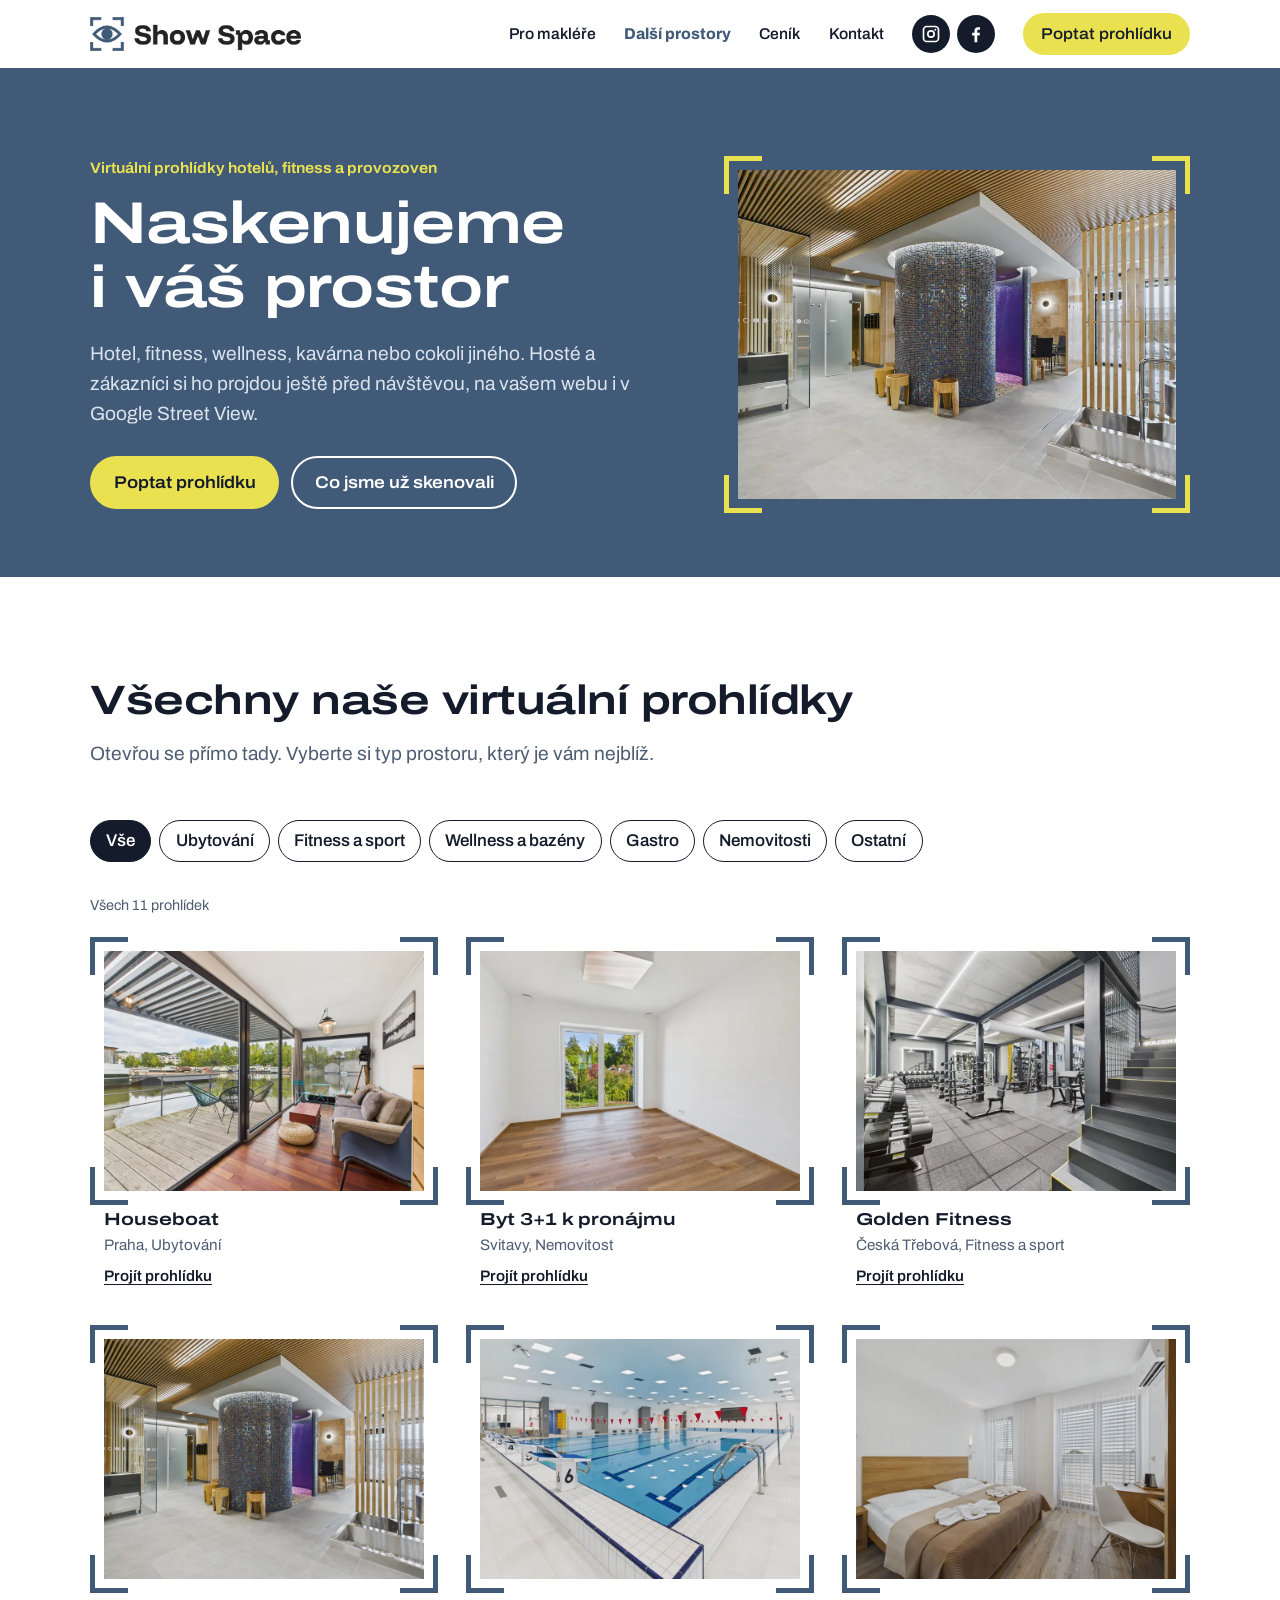
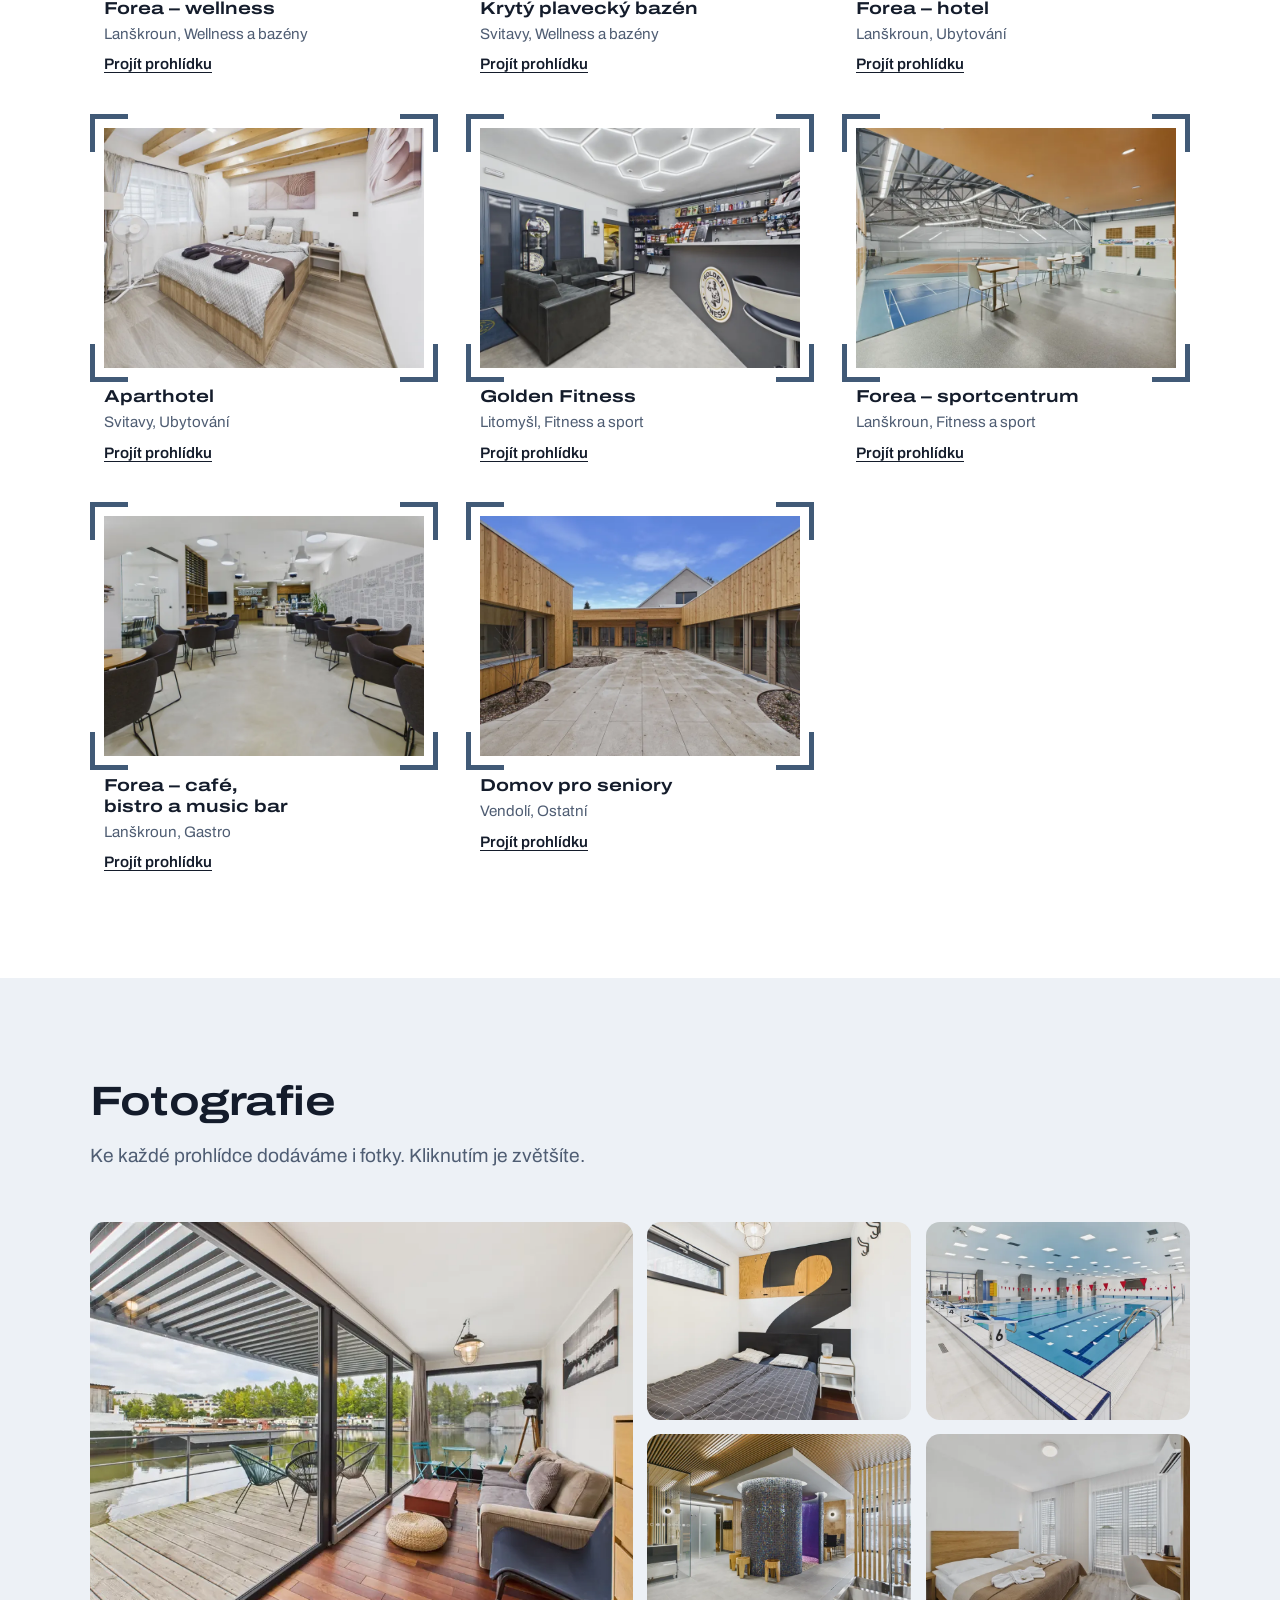
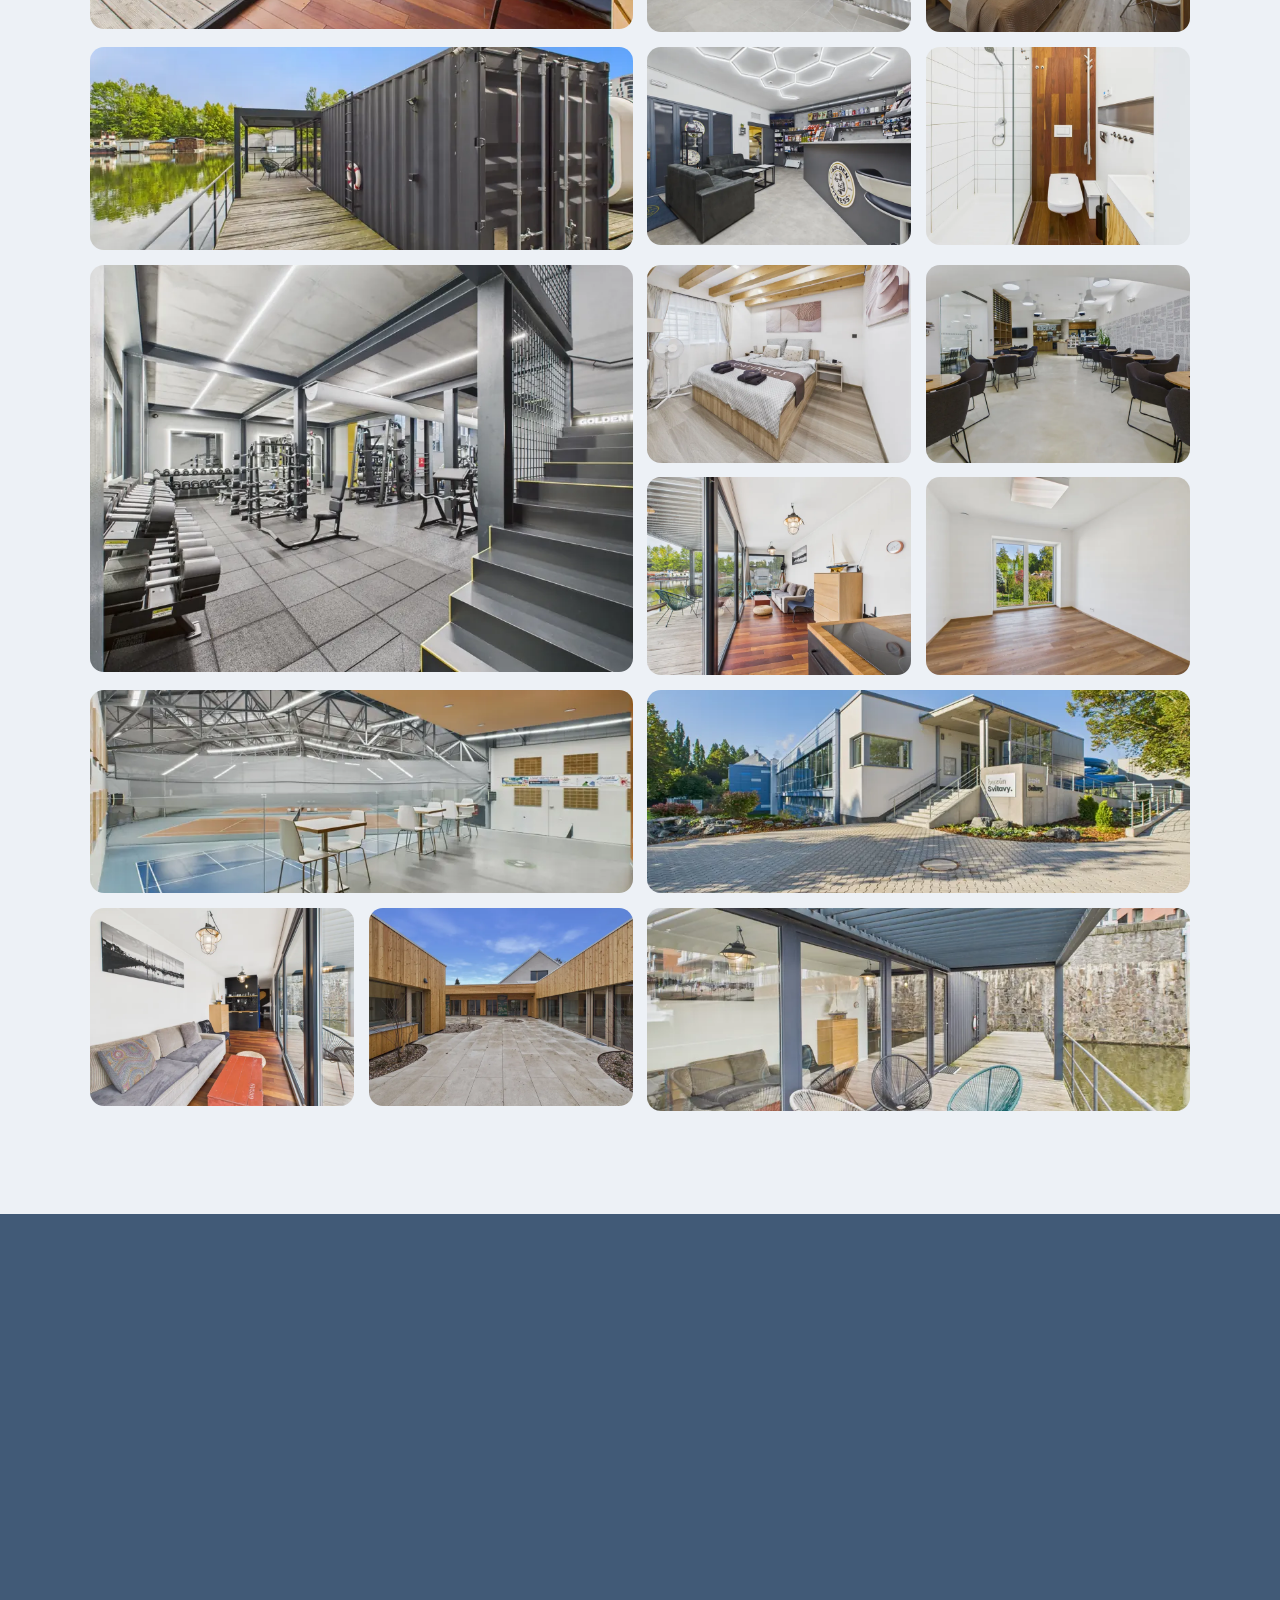
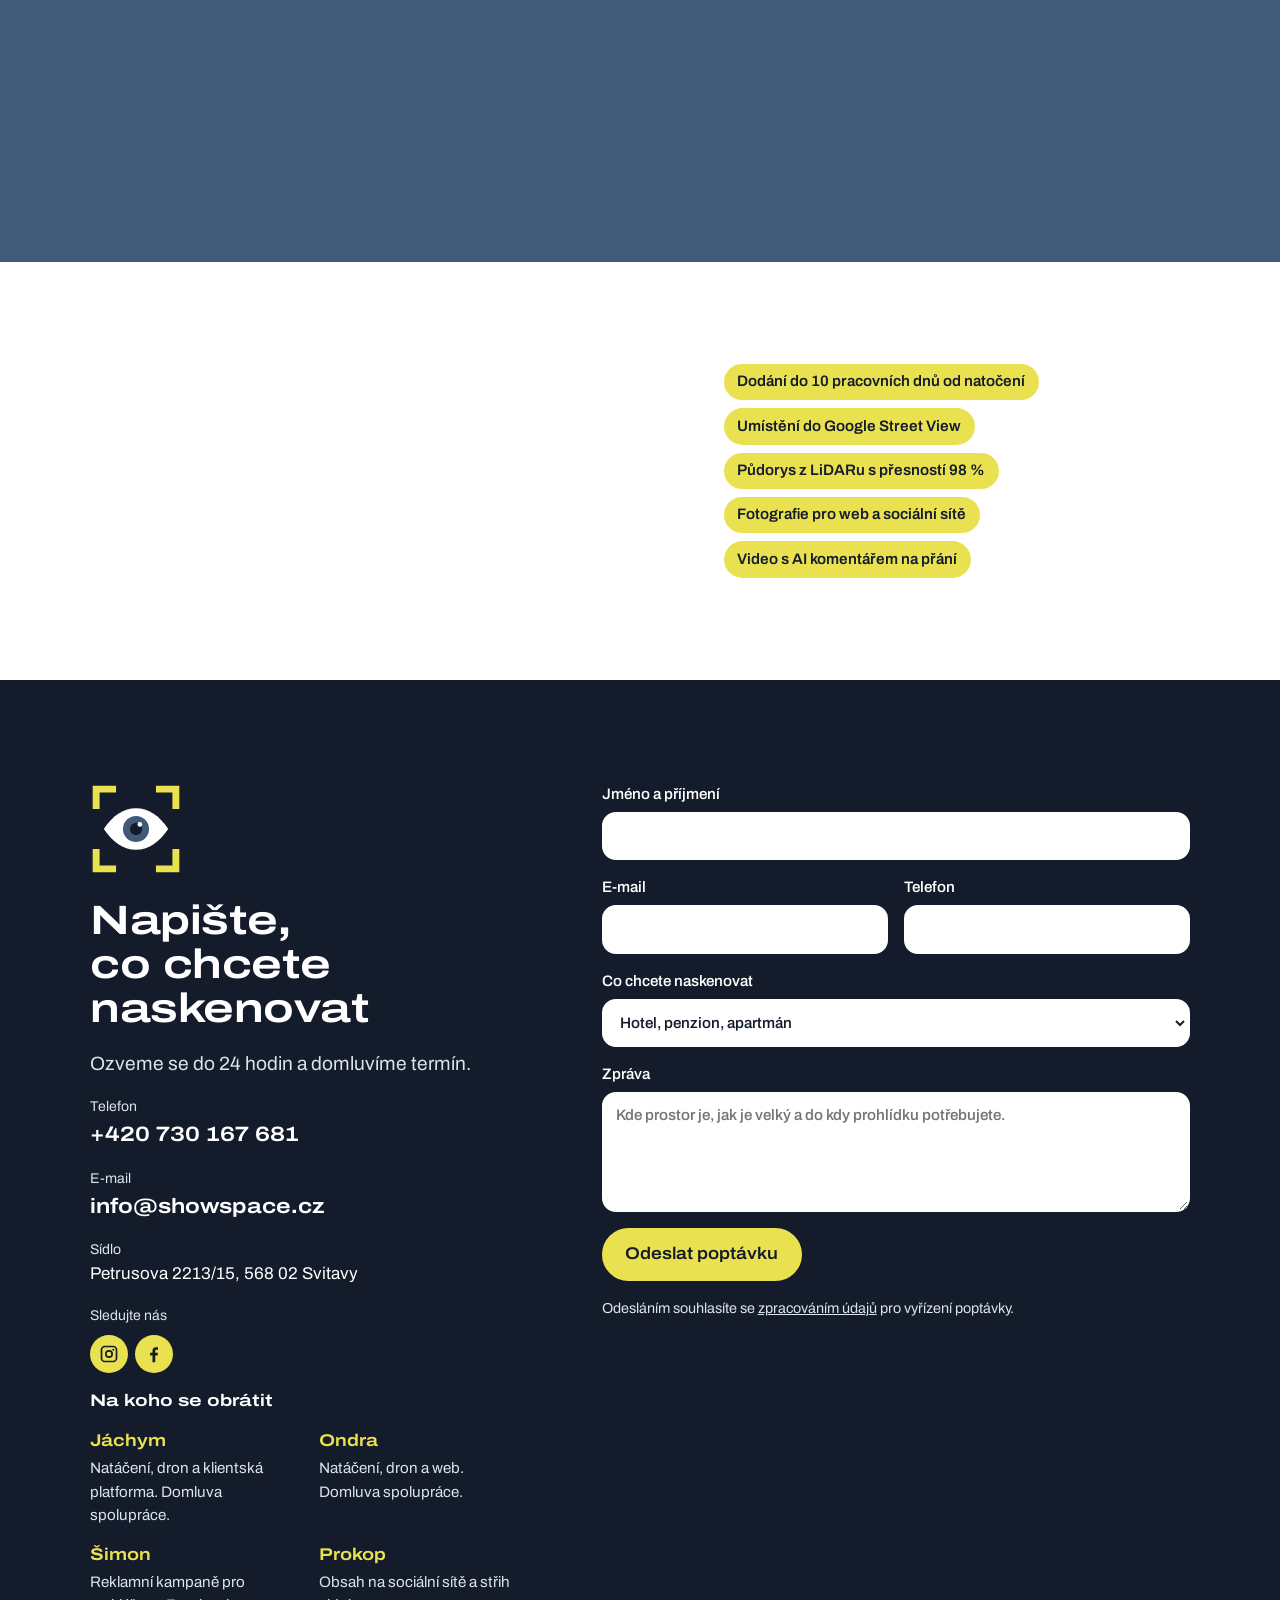
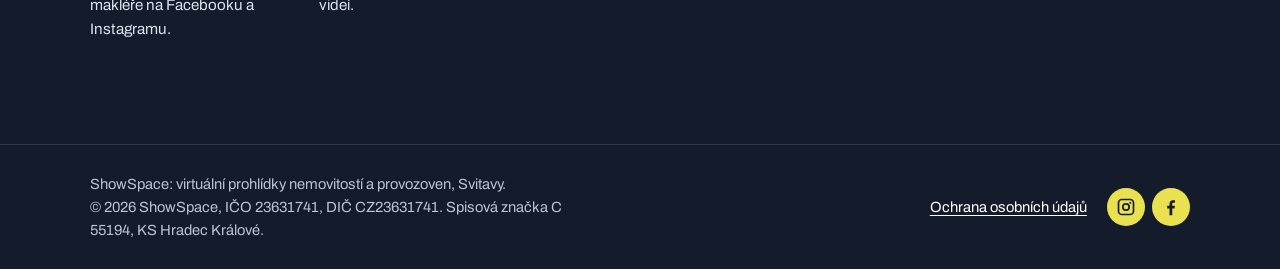
<file: galerie.html>
<!doctype html>
<html lang="cs">
<head>
<meta charset="utf-8">
<meta name="viewport" content="width=device-width, initial-scale=1">
<title>Stránka se přestěhovala | ShowSpace</title>
<meta name="robots" content="noindex">
<link rel="canonical" href="https://showspace.cz/prostory.html">
<meta http-equiv="refresh" content="0; url=prostory.html#prohlidky">
<script>location.replace("prostory.html#prohlidky")</script>
</head>
<body>
<p>Tato stránka se přestěhovala. <a href="prostory.html#prohlidky">Pokračovat do galerie prohlídek</a></p>
</body>
</html>
</file>
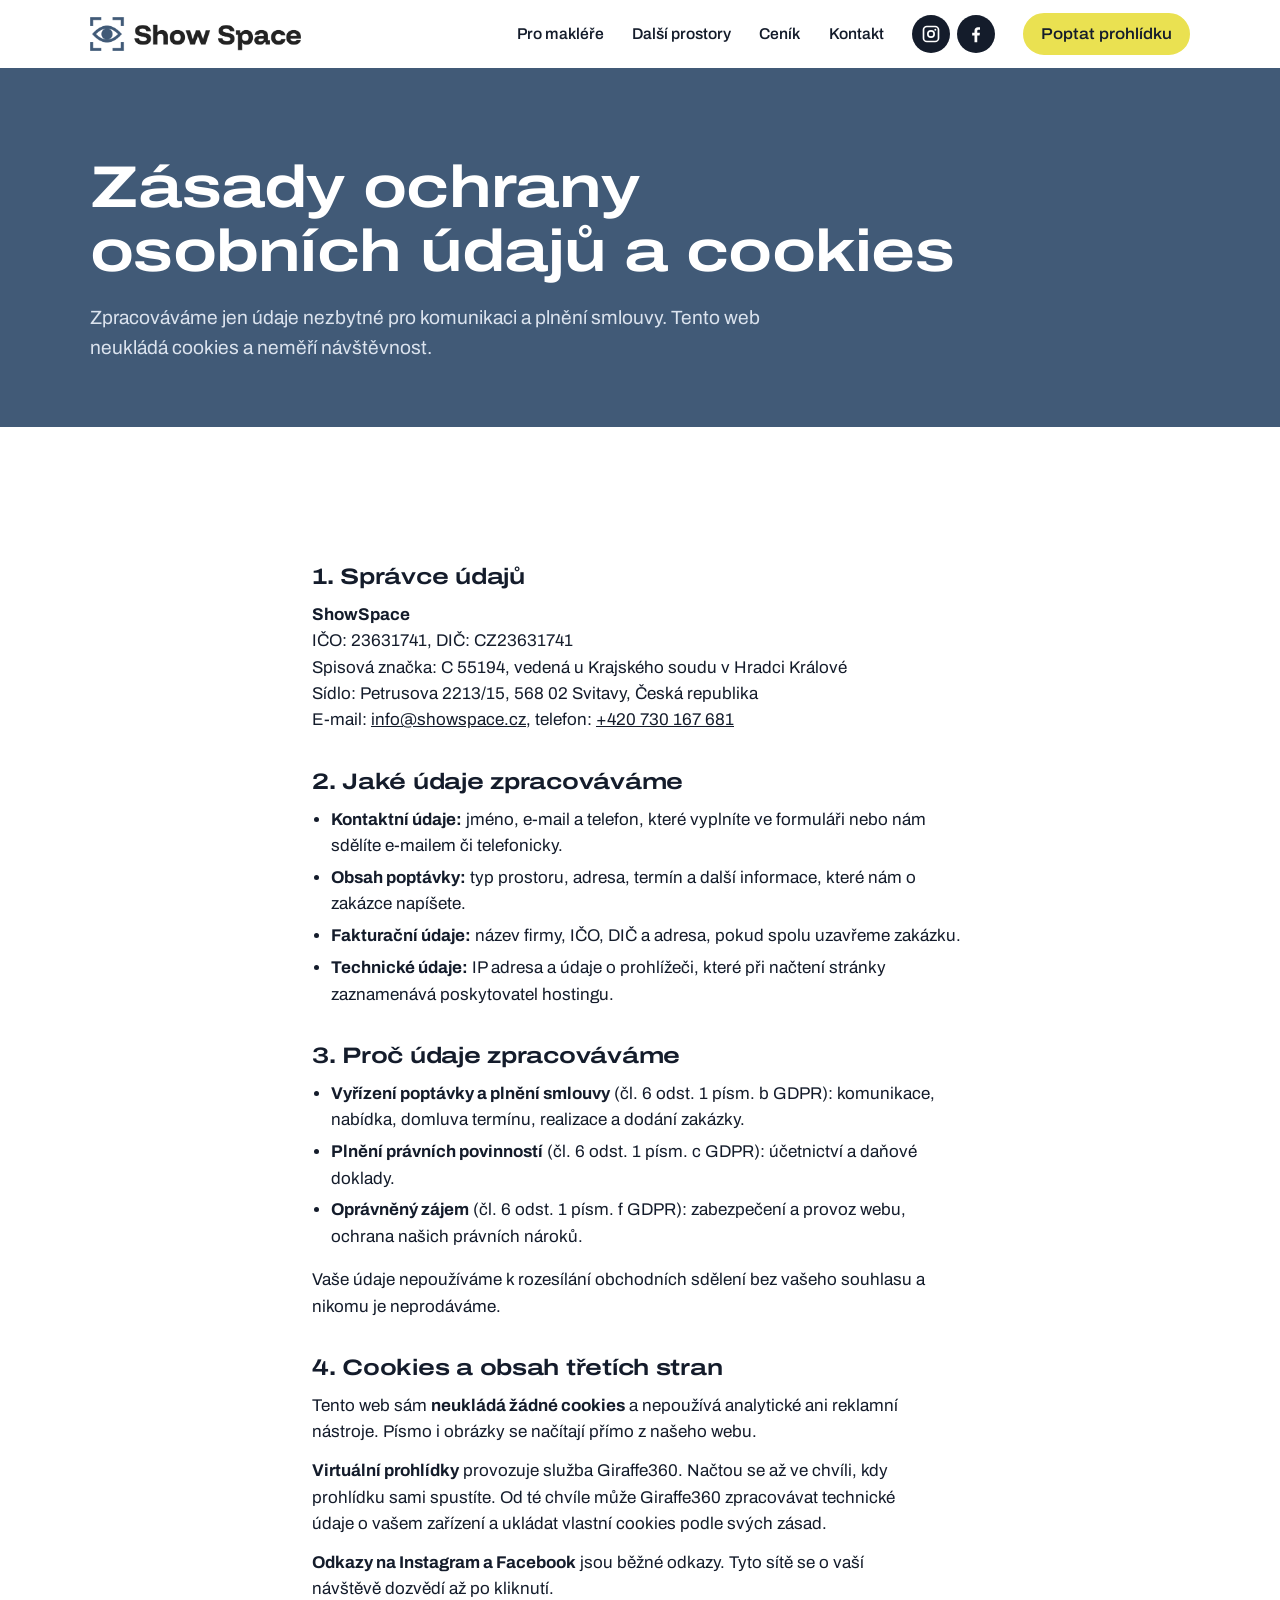
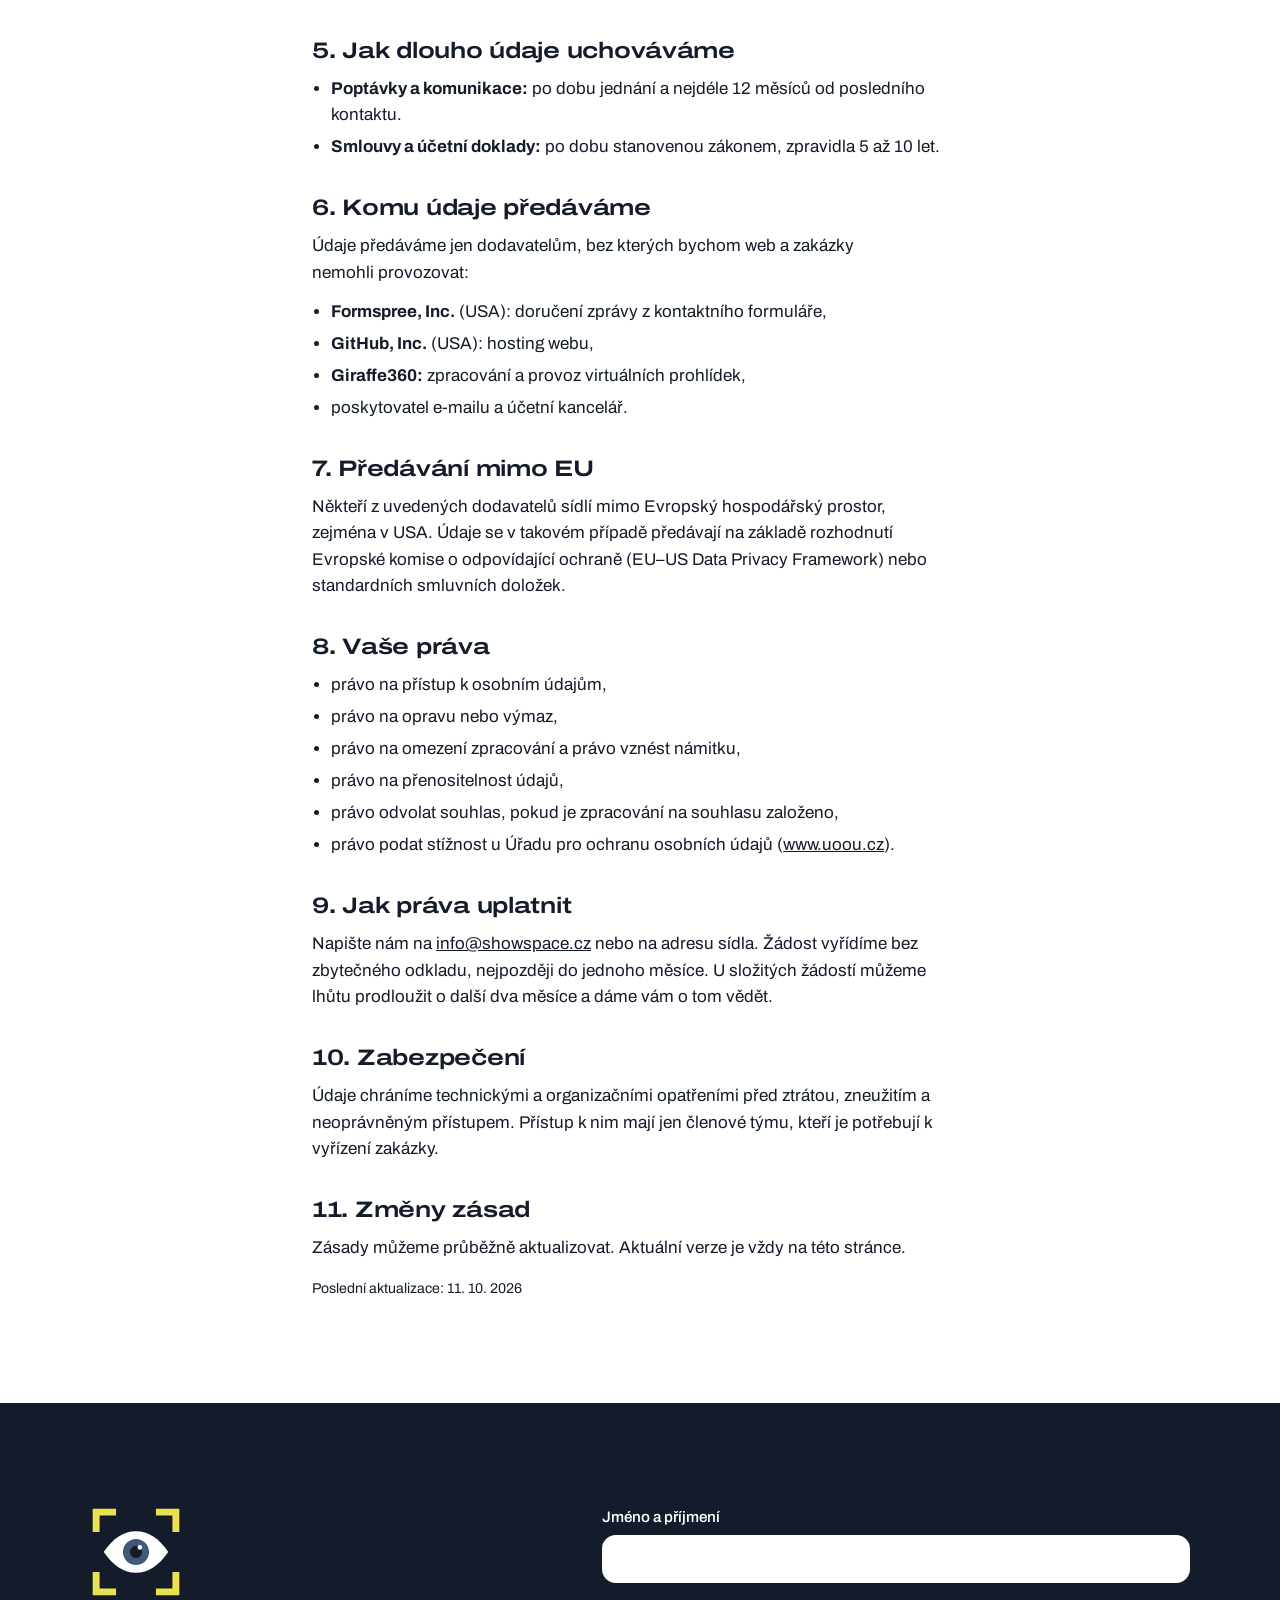
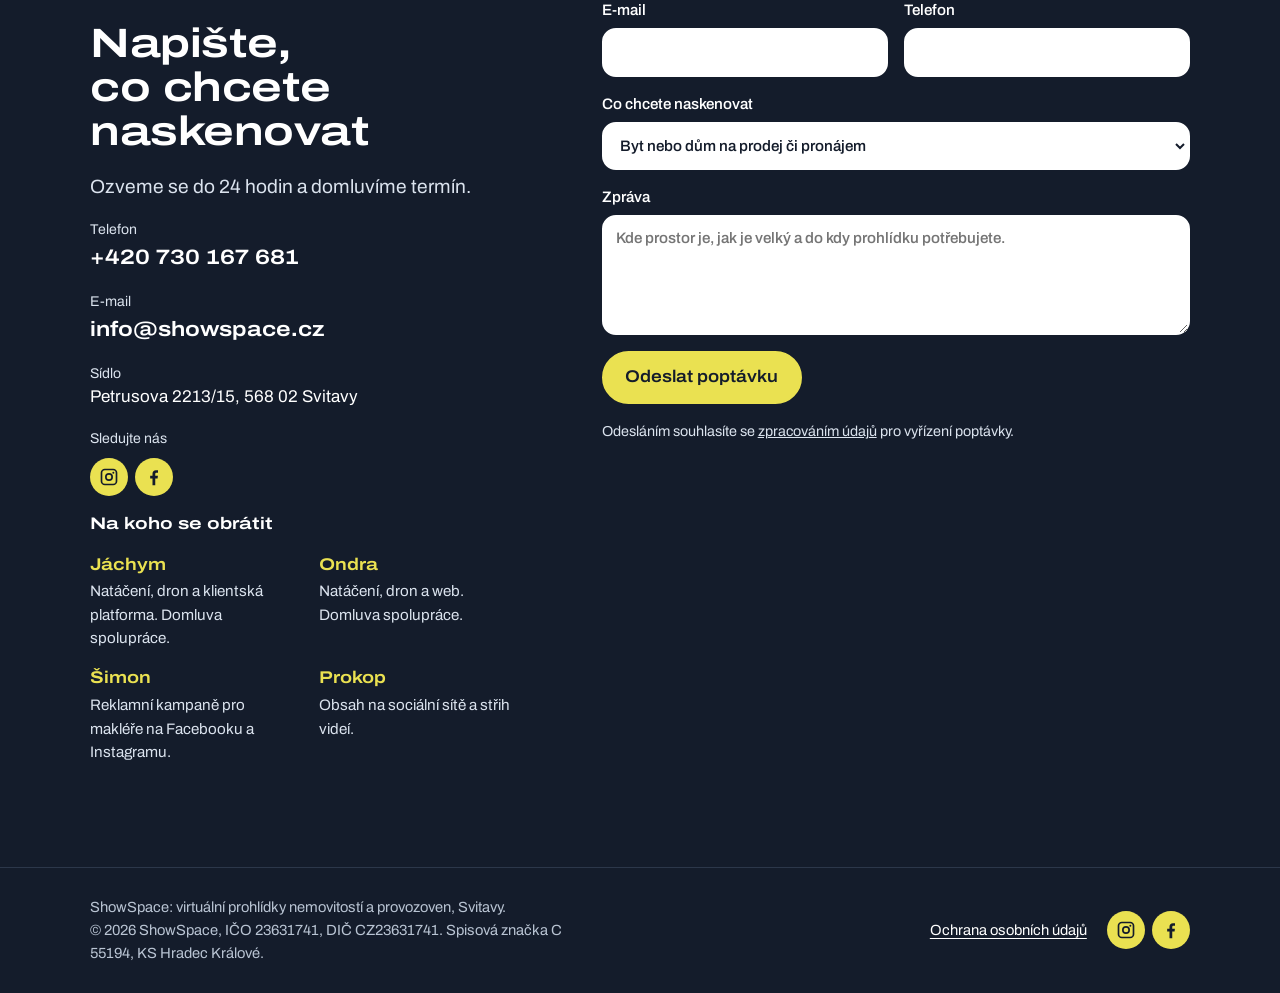
<file: gdpr.html>
<!doctype html>
<html lang="cs">
<head>
<meta charset="utf-8">
<meta name="viewport" content="width=device-width, initial-scale=1">
<title>Zásady ochrany osobních údajů | ShowSpace</title>
<meta name="description" content="Jak ShowSpace zpracovává osobní údaje návštěvníků webu a zákazníků.">
<!-- ZKUŠEBNÍ VERZE: před spuštěním na showspace.cz tento řádek smazat, jinak web Google nezobrazí -->
<meta name="robots" content="noindex, nofollow">
<link rel="canonical" href="https://showspace.cz/gdpr.html">
<meta name="theme-color" content="#141c2b">
<meta property="og:type" content="website">
<meta property="og:site_name" content="ShowSpace">
<meta property="og:locale" content="cs_CZ">
<meta property="og:url" content="https://showspace.cz/gdpr.html">
<meta property="og:title" content="Zásady ochrany osobních údajů | ShowSpace">
<meta property="og:description" content="Jak ShowSpace zpracovává osobní údaje návštěvníků webu a zákazníků.">
<meta property="og:image" content="https://showspace.cz/assets/img/sdileni.jpg">
<meta property="og:image:width" content="1200">
<meta property="og:image:height" content="630">
<meta name="twitter:card" content="summary_large_image">
<link rel="icon" type="image/png" sizes="48x48" href="assets/img/favicon.png">
<link rel="icon" type="image/png" sizes="192x192" href="assets/img/icon-192.png">
<link rel="apple-touch-icon" href="assets/img/apple-touch-icon.png">
<link rel="preload" href="assets/fonts/archivo-latin-wdth-normal.woff2" as="font" type="font/woff2" crossorigin>
<script>document.documentElement.classList.add('js')</script>
<link rel="stylesheet" href="assets/css/styles.css?v=202610111919">
<script type="application/ld+json">{"@context": "https://schema.org", "@type": "ProfessionalService", "@id": "https://showspace.cz/#firma", "name": "ShowSpace", "description": "Technologický a mediální partner pro realitní makléře a kanceláře. 3D prohlídky, půdorysy, HDR fotografie, video z dronu a obsah na sociální sítě při jedné návštěvě.", "url": "https://showspace.cz/", "logo": "https://showspace.cz/assets/img/logo.png", "image": "https://showspace.cz/assets/img/sdileni.jpg", "telephone": "+420730167681", "email": "info@showspace.cz", "address": {"@type": "PostalAddress", "streetAddress": "Petrusova 2213/15", "postalCode": "568 02", "addressLocality": "Svitavy", "addressCountry": "CZ"}, "areaServed": {"@type": "Country", "name": "Česko"}, "sameAs": ["https://www.instagram.com/showspace.cz/", "https://www.facebook.com/people/Show-Space/61579327674807/"]}</script>
</head>
<body>
<header class="site-header">
    <div class="wrap">
    <a class="brand" href="index.html" aria-label="ShowSpace – úvodní stránka"><img src="assets/img/logo.png" alt="ShowSpace" width="211" height="34"></a>
    <button class="nav-toggle" type="button" aria-expanded="false" aria-controls="nav">Menu</button>
    <nav class="nav" id="nav" aria-label="Hlavní">
      <a href="index.html">Pro makléře</a>
      <a href="prostory.html">Další prostory</a>
      <a href="index.html#sluzby">Ceník</a>
      <a href="#kontakt">Kontakt</a>
      <ul class="social" aria-label="Sociální sítě">
      <li><a href="https://www.instagram.com/showspace.cz/" target="_blank" rel="noopener" aria-label="Instagram" title="Instagram"><svg viewBox="0 0 24 24" width="20" height="20" aria-hidden="true"><path d="M7 2h10a5 5 0 0 1 5 5v10a5 5 0 0 1-5 5H7a5 5 0 0 1-5-5V7a5 5 0 0 1 5-5zm0 2a3 3 0 0 0-3 3v10a3 3 0 0 0 3 3h10a3 3 0 0 0 3-3V7a3 3 0 0 0-3-3H7zm5 3.2a4.8 4.8 0 1 1 0 9.6 4.8 4.8 0 0 1 0-9.6zm0 2a2.8 2.8 0 1 0 0 5.6 2.8 2.8 0 0 0 0-5.6zm5.2-3.4a1.2 1.2 0 1 1 0 2.4 1.2 1.2 0 0 1 0-2.4z"/></svg></a></li>
      <li><a href="https://www.facebook.com/people/Show-Space/61579327674807/" target="_blank" rel="noopener" aria-label="Facebook" title="Facebook"><svg viewBox="0 0 24 24" width="20" height="20" aria-hidden="true"><path d="M13.5 22v-8.2h2.8l.4-3.300h-3.200V8.400c0-.9.3-1.600 1.600-1.600h1.700V3.900c-.3 0-1.300-.1-2.500-.1-2.500 0-4.100 1.500-4.100 4.300v2.400H7.400v3.300h2.800V22h3.300z"/></svg></a></li>
    </ul>
      <a class="btn" href="#kontakt">Poptat prohlídku</a>
    </nav>
  </div>
</header>
<main>
<section class="page-hero">
  <div class="wrap">
    <h1>Zásady ochrany osobních údajů a cookies</h1>
    <p class="lead">Zpracováváme jen údaje nezbytné pro komunikaci a plnění smlouvy. Tento web neukládá cookies a neměří návštěvnost.</p>
  </div>
</section>
<section class="section">
  <div class="wrap prose">
    <h2>1. Správce údajů</h2>
    <p><strong>ShowSpace</strong><br>
      IČO: 23631741, DIČ: CZ23631741<br>
      Spisová značka: C 55194, vedená u Krajského soudu v Hradci Králové<br>
      Sídlo: Petrusova 2213/15, 568 02 Svitavy, Česká republika<br>
      E-mail: <a href="mailto:info@showspace.cz">info@showspace.cz</a>, telefon: <a href="tel:+420730167681">+420 730 167 681</a>
    </p>

    <h2>2. Jaké údaje zpracováváme</h2>
    <ul>
      <li><strong>Kontaktní údaje:</strong> jméno, e-mail a telefon, které vyplníte ve formuláři nebo nám sdělíte e-mailem či telefonicky.</li>
      <li><strong>Obsah poptávky:</strong> typ prostoru, adresa, termín a další informace, které nám o zakázce napíšete.</li>
      <li><strong>Fakturační údaje:</strong> název firmy, IČO, DIČ a adresa, pokud spolu uzavřeme zakázku.</li>
      <li><strong>Technické údaje:</strong> IP adresa a údaje o prohlížeči, které při načtení stránky zaznamenává poskytovatel hostingu.</li>
    </ul>

    <h2>3. Proč údaje zpracováváme</h2>
    <ul>
      <li><strong>Vyřízení poptávky a plnění smlouvy</strong> (čl. 6 odst. 1 písm. b GDPR): komunikace, nabídka, domluva termínu, realizace a dodání zakázky.</li>
      <li><strong>Plnění právních povinností</strong> (čl. 6 odst. 1 písm. c GDPR): účetnictví a daňové doklady.</li>
      <li><strong>Oprávněný zájem</strong> (čl. 6 odst. 1 písm. f GDPR): zabezpečení a provoz webu, ochrana našich právních nároků.</li>
    </ul>
    <p>Vaše údaje nepoužíváme k rozesílání obchodních sdělení bez vašeho souhlasu a nikomu je neprodáváme.</p>

    <h2>4. Cookies a obsah třetích stran</h2>
    <p>Tento web sám <strong>neukládá žádné cookies</strong> a nepoužívá analytické ani reklamní nástroje. Písmo i obrázky se načítají přímo z našeho webu.</p>
    <p><strong>Virtuální prohlídky</strong> provozuje služba Giraffe360. Načtou se až ve chvíli, kdy prohlídku sami spustíte. Od té chvíle může Giraffe360 zpracovávat technické údaje o vašem zařízení a ukládat vlastní cookies podle svých zásad.</p>
    <p><strong>Odkazy na Instagram a Facebook</strong> jsou běžné odkazy. Tyto sítě se o vaší návštěvě dozvědí až po kliknutí.</p>

    <h2>5. Jak dlouho údaje uchováváme</h2>
    <ul>
      <li><strong>Poptávky a komunikace:</strong> po dobu jednání a nejdéle 12 měsíců od posledního kontaktu.</li>
      <li><strong>Smlouvy a účetní doklady:</strong> po dobu stanovenou zákonem, zpravidla 5 až 10 let.</li>
    </ul>

    <h2>6. Komu údaje předáváme</h2>
    <p>Údaje předáváme jen dodavatelům, bez kterých bychom web a zakázky nemohli provozovat:</p>
    <ul>
      <li><strong>Formspree, Inc.</strong> (USA): doručení zprávy z kontaktního formuláře,</li>
      <li><strong>GitHub, Inc.</strong> (USA): hosting webu,</li>
      <li><strong>Giraffe360:</strong> zpracování a provoz virtuálních prohlídek,</li>
      <li>poskytovatel e-mailu a účetní kancelář.</li>
    </ul>

    <h2>7. Předávání mimo EU</h2>
    <p>Někteří z uvedených dodavatelů sídlí mimo Evropský hospodářský prostor, zejména v USA. Údaje se v takovém případě předávají na základě rozhodnutí Evropské komise o odpovídající ochraně (EU–US Data Privacy Framework) nebo standardních smluvních doložek.</p>

    <h2>8. Vaše práva</h2>
    <ul>
      <li>právo na přístup k osobním údajům,</li>
      <li>právo na opravu nebo výmaz,</li>
      <li>právo na omezení zpracování a právo vznést námitku,</li>
      <li>právo na přenositelnost údajů,</li>
      <li>právo odvolat souhlas, pokud je zpracování na souhlasu založeno,</li>
      <li>právo podat stížnost u Úřadu pro ochranu osobních údajů (<a href="https://www.uoou.cz" rel="noopener" target="_blank">www.uoou.cz</a>).</li>
    </ul>

    <h2>9. Jak práva uplatnit</h2>
    <p>Napište nám na <a href="mailto:info@showspace.cz">info@showspace.cz</a> nebo na adresu sídla. Žádost vyřídíme bez zbytečného odkladu, nejpozději do jednoho měsíce. U složitých žádostí můžeme lhůtu prodloužit o další dva měsíce a dáme vám o tom vědět.</p>

    <h2>10. Zabezpečení</h2>
    <p>Údaje chráníme technickými a organizačními opatřeními před ztrátou, zneužitím a neoprávněným přístupem. Přístup k nim mají jen členové týmu, kteří je potřebují k vyřízení zakázky.</p>

    <h2>11. Změny zásad</h2>
    <p>Zásady můžeme průběžně aktualizovat. Aktuální verze je vždy na této stránce.</p>

    <p><small>Poslední aktualizace: 11. 10. 2026</small></p>

  </div>
</section>
</main>
<section class="section section--wall" id="kontakt">
  <div class="wrap contact">
    <div>
      <svg class="eye" viewBox="0 0 120 120" aria-hidden="true">
        <g class="eye__brackets" fill="none" stroke-width="9" stroke-linecap="butt">
          <path d="M8 34V8h26M86 8h26v26M112 86v26H86M34 112H8V86"/>
        </g>
        <g class="eye__lid">
          <path class="eye__white" d="M18 60c12-18 26-27 42-27s30 9 42 27c-12 18-26 27-42 27S30 78 18 60z"/>
          <g class="eye__look"><circle class="eye__iris" cx="60" cy="60" r="17"/><circle class="eye__pupil" cx="60" cy="60" r="8"/><circle class="eye__glint" cx="65" cy="54" r="3"/></g>
        </g>
      </svg>
      <h2>Napište, co chcete naskenovat</h2>
      <p class="lead">Ozveme se do 24 hodin a domluvíme termín.</p>
      <ul class="contact__list">
        <li><span>Telefon</span><a href="tel:+420730167681">+420 730 167 681</a></li>
        <li><span>E-mail</span><a href="mailto:info@showspace.cz">info@showspace.cz</a></li>
        <li><span>Sídlo</span><address>Petrusova 2213/15, 568 02 Svitavy</address></li>
        <li><span>Sledujte nás</span><ul class="social" aria-label="Sociální sítě">
      <li><a href="https://www.instagram.com/showspace.cz/" target="_blank" rel="noopener" aria-label="Instagram" title="Instagram"><svg viewBox="0 0 24 24" width="20" height="20" aria-hidden="true"><path d="M7 2h10a5 5 0 0 1 5 5v10a5 5 0 0 1-5 5H7a5 5 0 0 1-5-5V7a5 5 0 0 1 5-5zm0 2a3 3 0 0 0-3 3v10a3 3 0 0 0 3 3h10a3 3 0 0 0 3-3V7a3 3 0 0 0-3-3H7zm5 3.2a4.8 4.8 0 1 1 0 9.6 4.8 4.8 0 0 1 0-9.6zm0 2a2.8 2.8 0 1 0 0 5.6 2.8 2.8 0 0 0 0-5.6zm5.2-3.4a1.2 1.2 0 1 1 0 2.4 1.2 1.2 0 0 1 0-2.4z"/></svg></a></li>
      <li><a href="https://www.facebook.com/people/Show-Space/61579327674807/" target="_blank" rel="noopener" aria-label="Facebook" title="Facebook"><svg viewBox="0 0 24 24" width="20" height="20" aria-hidden="true"><path d="M13.5 22v-8.2h2.8l.4-3.300h-3.200V8.400c0-.9.3-1.600 1.600-1.600h1.700V3.900c-.3 0-1.300-.1-2.500-.1-2.500 0-4.100 1.500-4.100 4.300v2.400H7.400v3.300h2.800V22h3.300z"/></svg></a></li>
    </ul></li>
      </ul>
      <h3 class="who__title">Na koho se obrátit</h3>
      <dl class="who">
        <div><dt>Jáchym</dt><dd>Natáčení, dron a klientská platforma. Domluva spolupráce.</dd></div>
        <div><dt>Ondra</dt><dd>Natáčení, dron a web. Domluva spolupráce.</dd></div>
        <div><dt>Šimon</dt><dd>Reklamní kampaně pro makléře na Facebooku a Instagramu.</dd></div>
        <div><dt>Prokop</dt><dd>Obsah na sociální sítě a střih videí.</dd></div>
      </dl>
    </div>
    <form class="form" action="https://formspree.io/f/mjkorjrk" method="POST" data-form>
      <input type="hidden" name="_subject" value="Poptávka z webu showspace.cz">
      <p class="hp" aria-hidden="true"><label>Toto pole nevyplňujte <input type="text" name="_gotcha" tabindex="-1" autocomplete="off"></label></p>
      <label class="full">Jméno a příjmení
        <input name="jmeno" autocomplete="name" required>
      </label>
      <label>E-mail
        <input name="email" type="email" autocomplete="email" required>
      </label>
      <label>Telefon
        <input name="telefon" type="tel" autocomplete="tel">
      </label>
      <label class="full">Co chcete naskenovat
        <select name="prostor" id="f-prostor">
            <option value="byt" selected>Byt nebo dům na prodej či pronájem</option>
            <option value="ubytovani">Hotel, penzion, apartmán</option>
            <option value="sport">Fitness, sportoviště, wellness</option>
            <option value="gastro">Kavárna, restaurace, bar</option>
            <option value="jine">Jiný prostor</option>
        </select>
      </label>
      <label class="full">Zpráva
        <textarea name="zprava" id="f-zprava" rows="4" placeholder="Kde prostor je, jak je velký a do kdy prohlídku potřebujete."></textarea>
      </label>
      <div class="full form__foot">
        <button class="btn btn--accent" type="submit">Odeslat poptávku</button>
        <p class="note">Odesláním souhlasíte se <a href="gdpr.html">zpracováním údajů</a> pro vyřízení poptávky.</p>
      </div>
      <p class="full form__status" role="status" aria-live="polite" hidden></p>
    </form>
  </div>
</section>
<dialog class="viewer" aria-labelledby="viewer-title">
  <div class="viewer__bar">
    <h2 id="viewer-title"></h2>
    <a class="viewer__out" href="#" target="_blank" rel="noopener">Otevřít v novém okně</a>
    <button class="viewer__close" type="button">Zavřít</button>
  </div>
  <div class="viewer__body">
    <button class="viewer__nav viewer__nav--prev" type="button" aria-label="Předchozí fotka" hidden>‹</button>
    <div class="viewer__frame"></div>
    <button class="viewer__nav viewer__nav--next" type="button" aria-label="Další fotka" hidden>›</button>
  </div>
</dialog>
<div class="callbar" hidden>
  <a class="btn btn--accent" href="tel:+420730167681">Zavolat</a>
  <a class="btn btn--ghost" href="#kontakt">Napsat poptávku</a>
</div>
<footer class="site-footer">
  <div class="wrap">
    <p>ShowSpace: virtuální prohlídky nemovitostí a provozoven, Svitavy.<br>© <span data-year>2026</span> ShowSpace, IČO 23631741, DIČ CZ23631741. Spisová značka C 55194, KS Hradec Králové.</p>
    <div class="site-footer__links">
      <a href="gdpr.html">Ochrana osobních údajů</a>
      <ul class="social" aria-label="Sociální sítě">
      <li><a href="https://www.instagram.com/showspace.cz/" target="_blank" rel="noopener" aria-label="Instagram" title="Instagram"><svg viewBox="0 0 24 24" width="20" height="20" aria-hidden="true"><path d="M7 2h10a5 5 0 0 1 5 5v10a5 5 0 0 1-5 5H7a5 5 0 0 1-5-5V7a5 5 0 0 1 5-5zm0 2a3 3 0 0 0-3 3v10a3 3 0 0 0 3 3h10a3 3 0 0 0 3-3V7a3 3 0 0 0-3-3H7zm5 3.2a4.8 4.8 0 1 1 0 9.6 4.8 4.8 0 0 1 0-9.6zm0 2a2.8 2.8 0 1 0 0 5.6 2.8 2.8 0 0 0 0-5.6zm5.2-3.4a1.2 1.2 0 1 1 0 2.4 1.2 1.2 0 0 1 0-2.4z"/></svg></a></li>
      <li><a href="https://www.facebook.com/people/Show-Space/61579327674807/" target="_blank" rel="noopener" aria-label="Facebook" title="Facebook"><svg viewBox="0 0 24 24" width="20" height="20" aria-hidden="true"><path d="M13.5 22v-8.2h2.8l.4-3.300h-3.200V8.400c0-.9.3-1.600 1.600-1.600h1.700V3.900c-.3 0-1.300-.1-2.500-.1-2.500 0-4.100 1.500-4.100 4.300v2.400H7.400v3.300h2.800V22h3.300z"/></svg></a></li>
    </ul>
    </div>
  </div>
</footer>
<script type="module" src="assets/js/site.js?v=202610111919"></script>
</body>
</html>
</file>
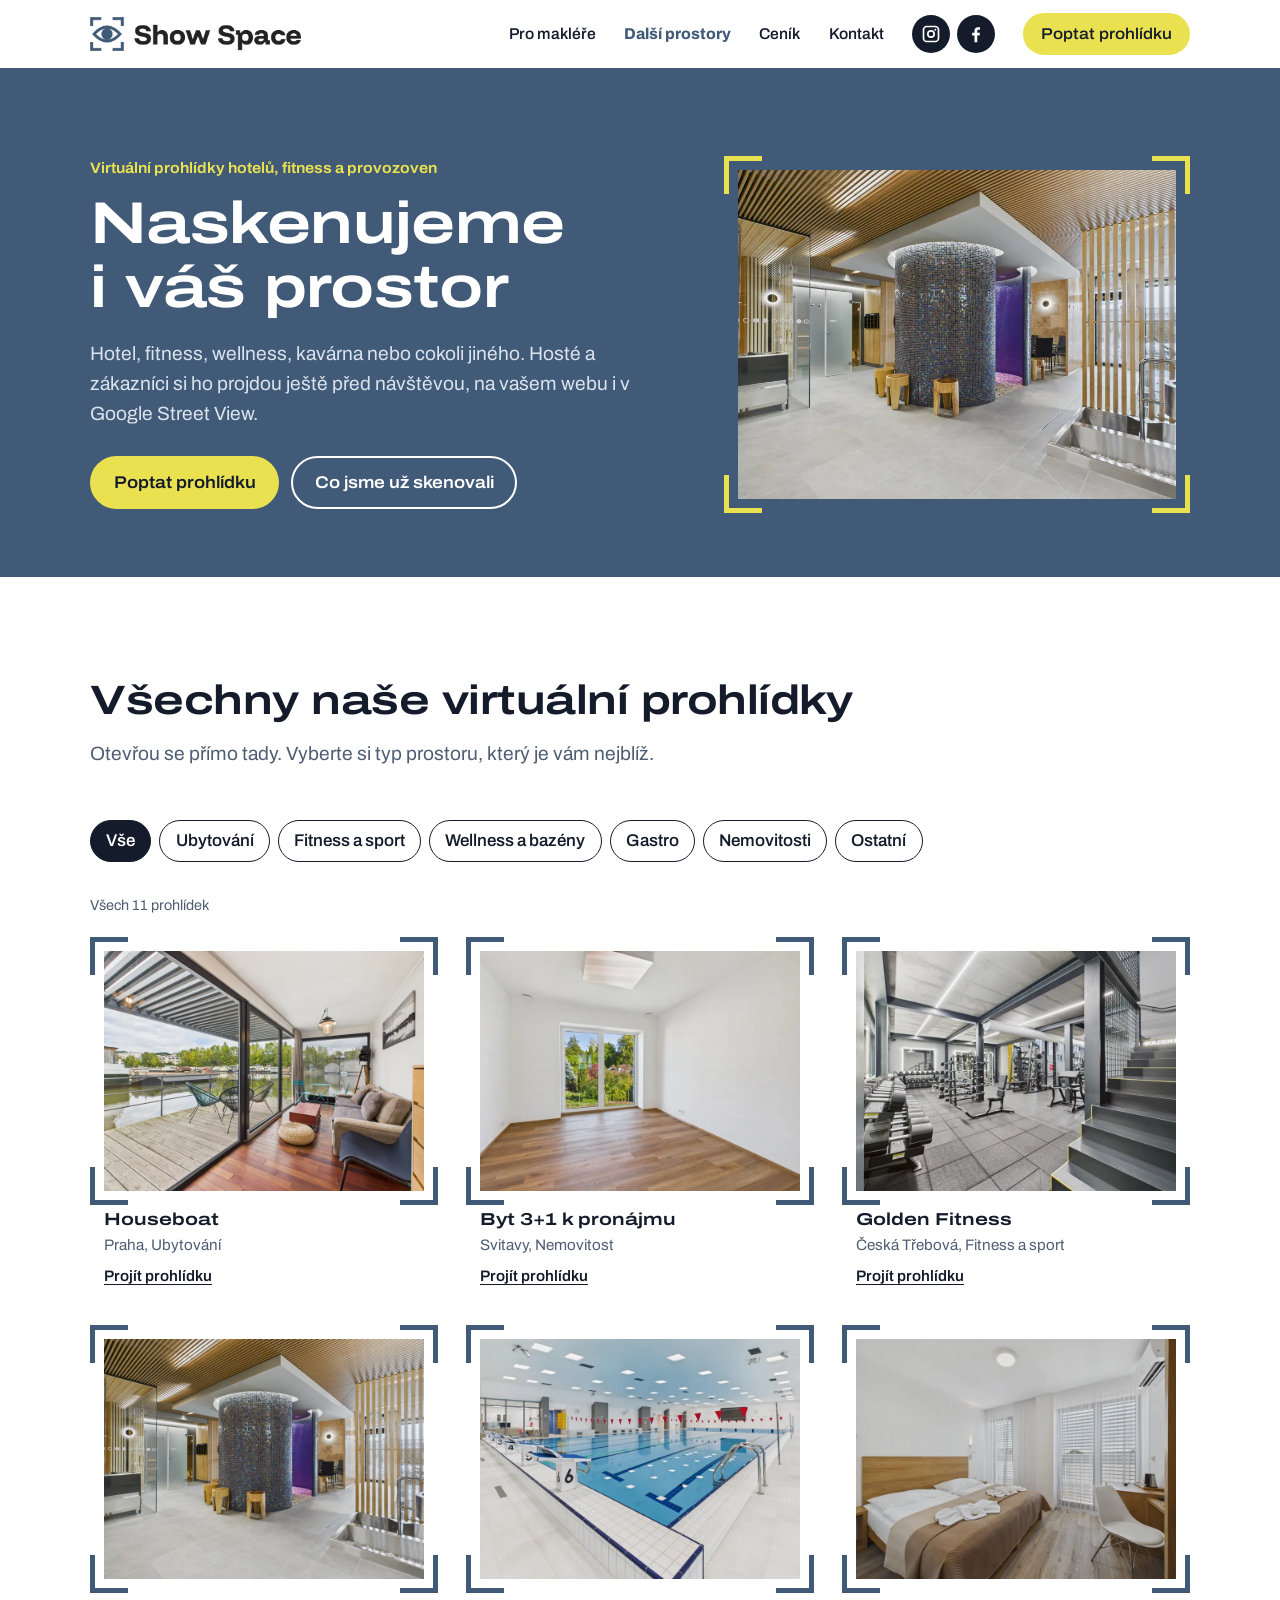
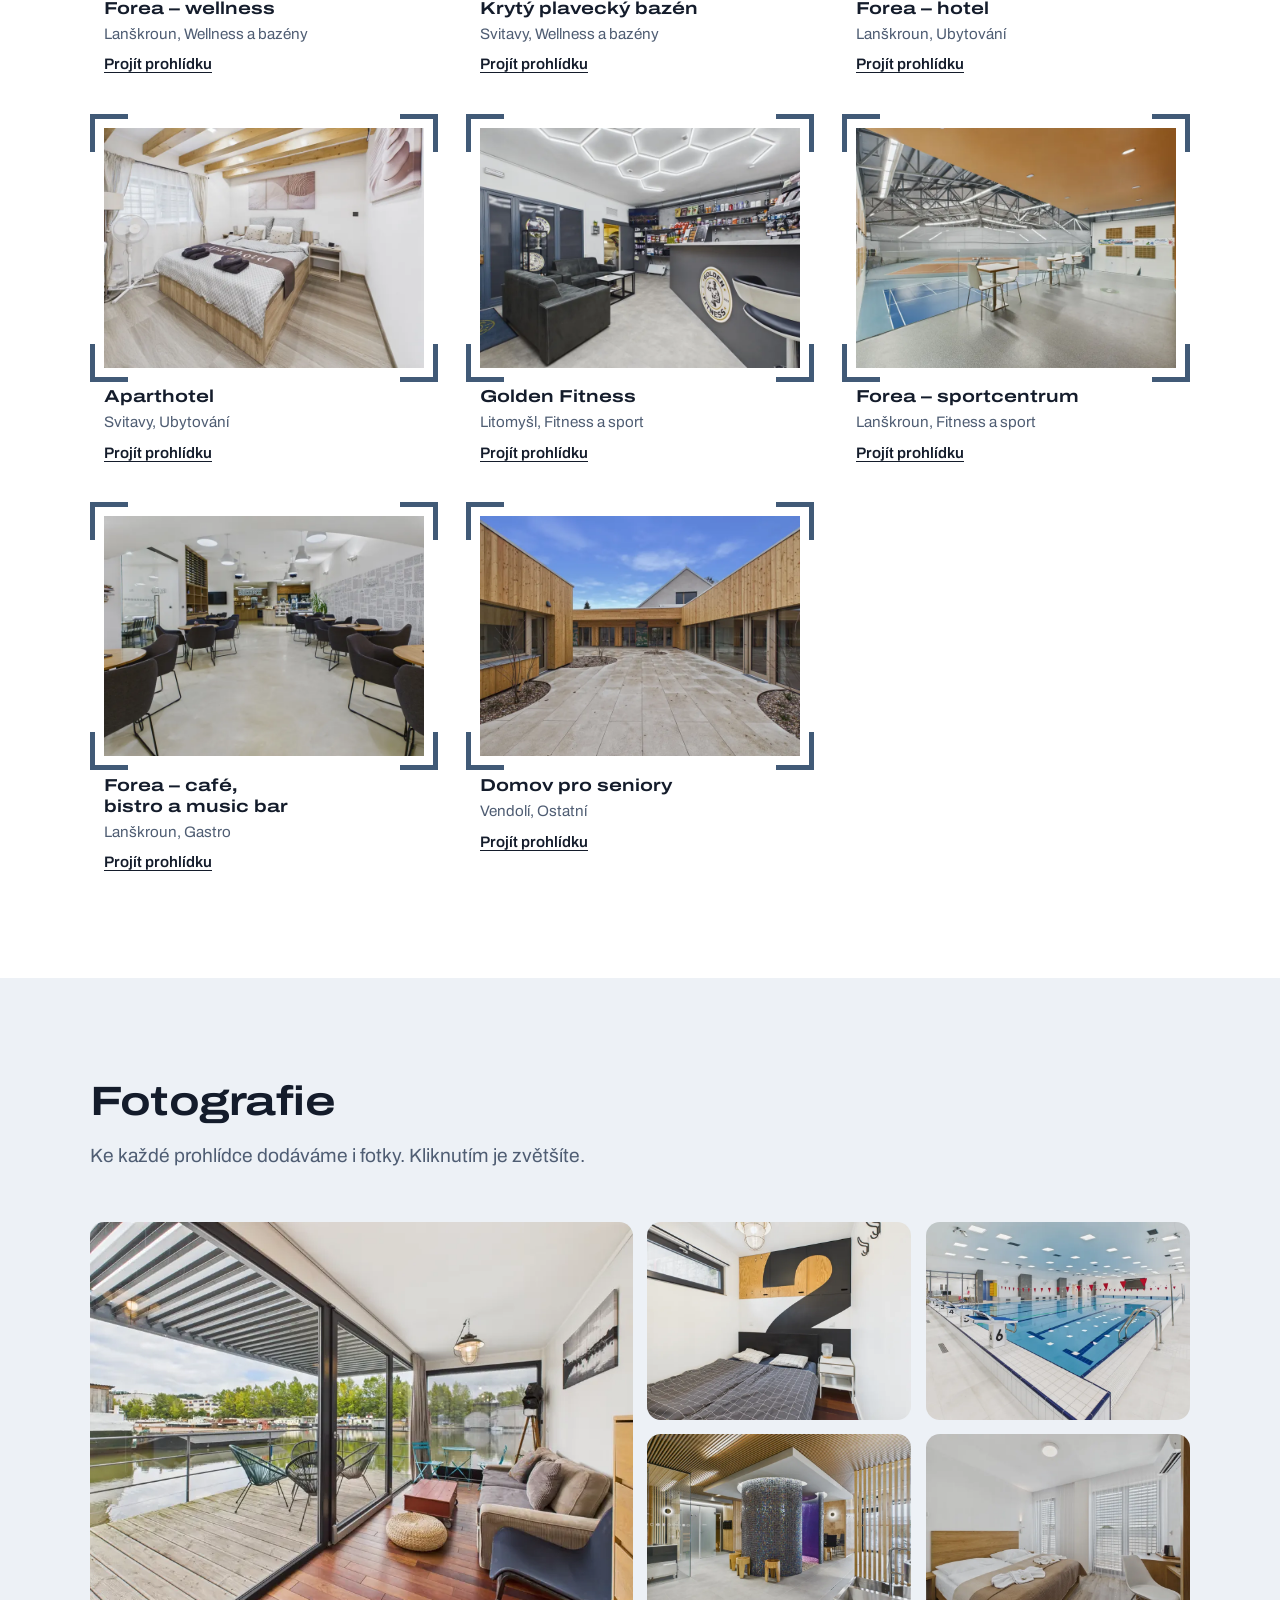
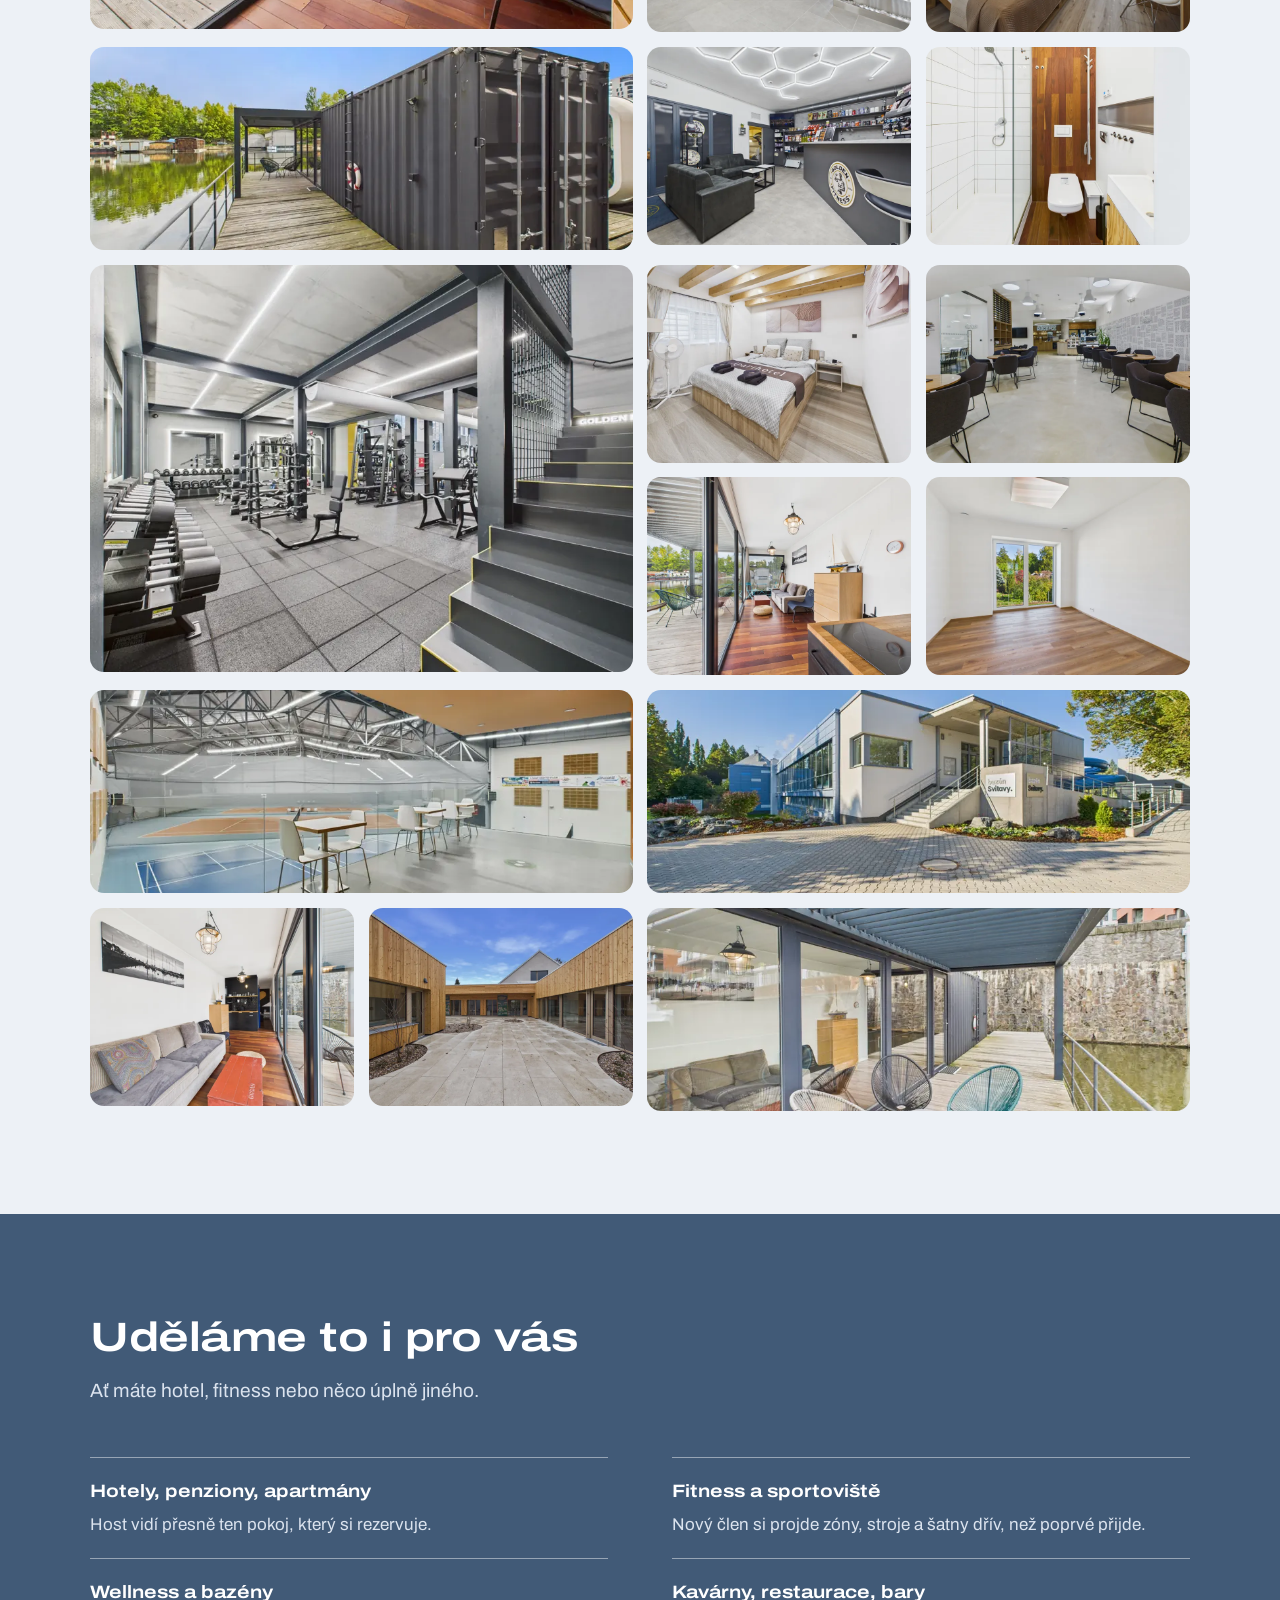
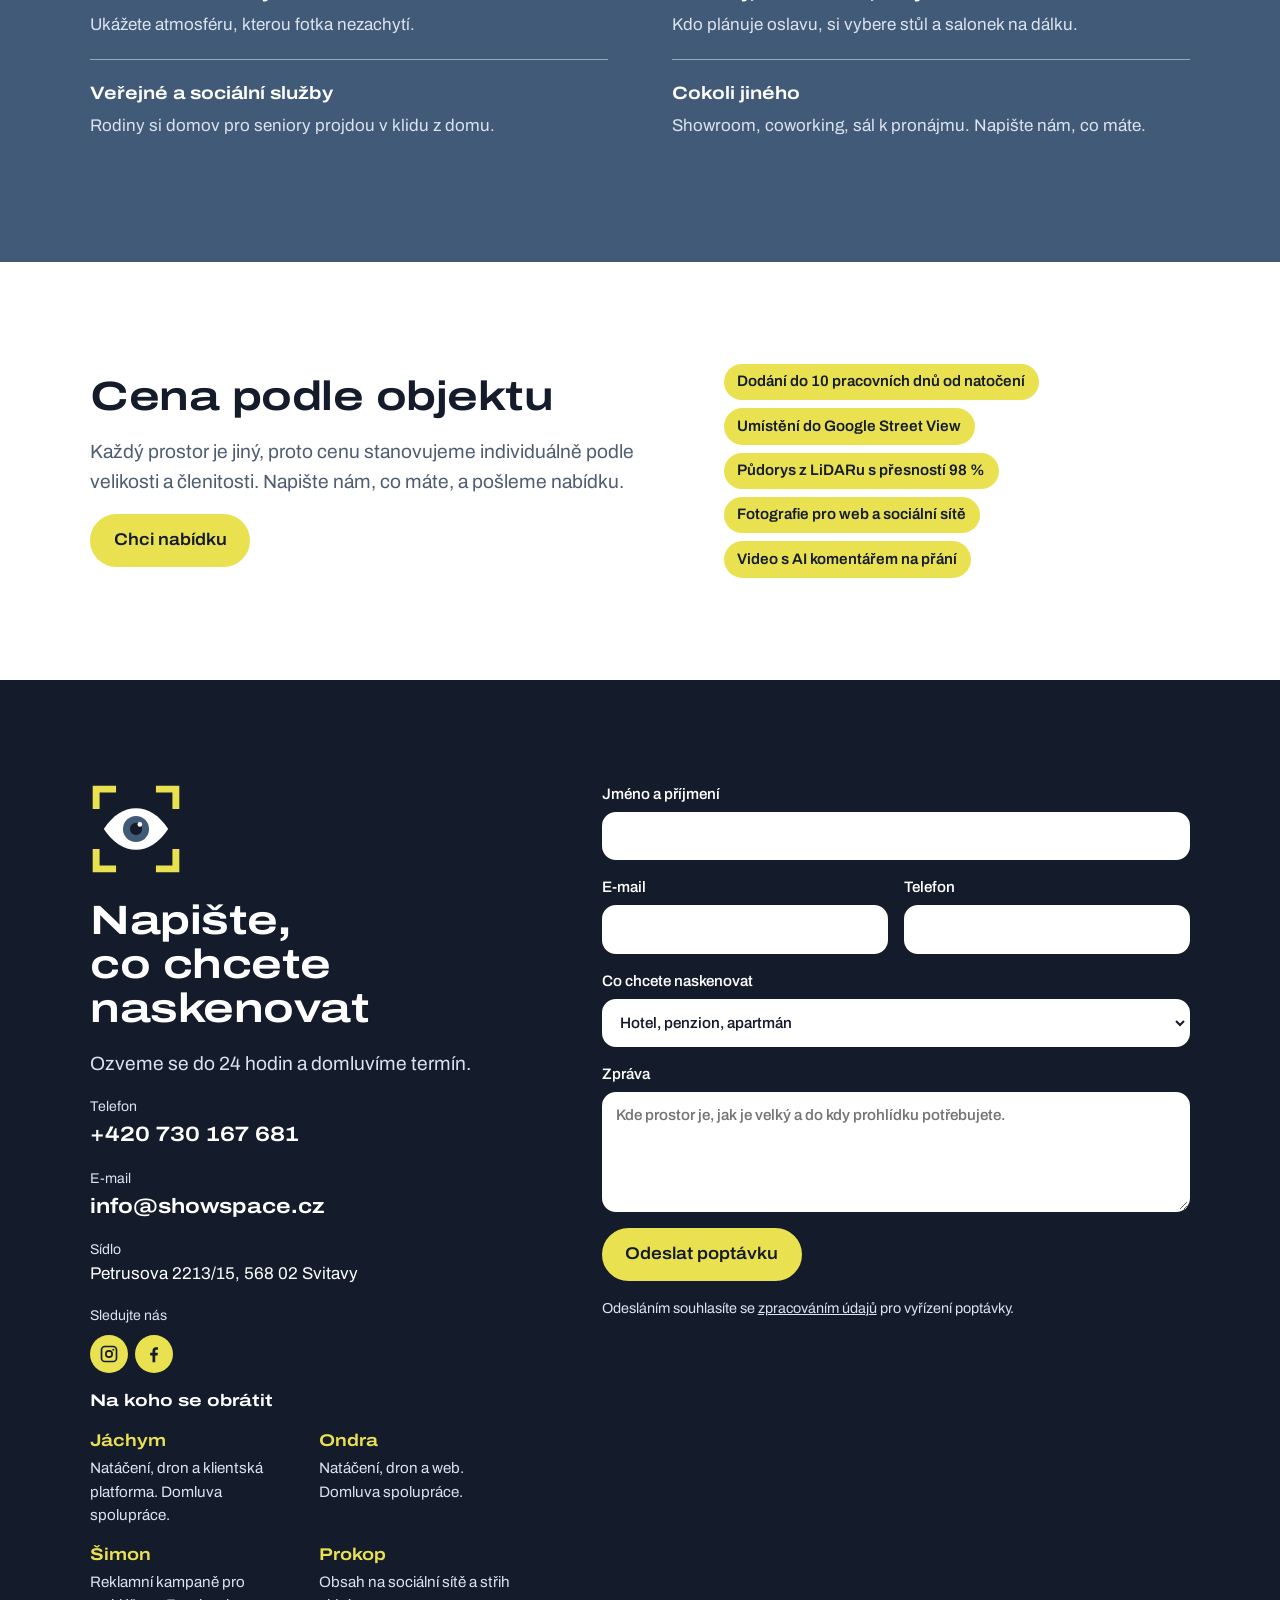
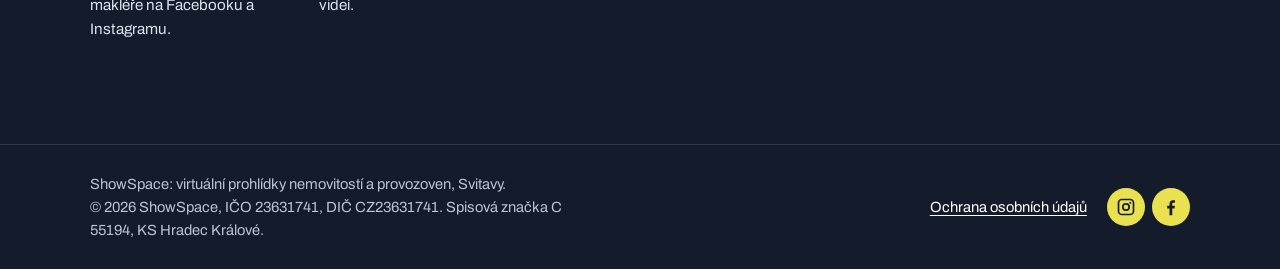
<file: prostory.html>
<!doctype html>
<html lang="cs">
<head>
<meta charset="utf-8">
<meta name="viewport" content="width=device-width, initial-scale=1">
<title>Virtuální prohlídky hotelů, fitness a provozoven | ShowSpace</title>
<meta name="description" content="Virtuální prohlídky hotelů, penzionů, fitness, wellness a kaváren včetně umístění do Google Street View. Projděte si naše hotové prohlídky a fotografie.">
<!-- ZKUŠEBNÍ VERZE: před spuštěním na showspace.cz tento řádek smazat, jinak web Google nezobrazí -->
<meta name="robots" content="noindex, nofollow">
<link rel="canonical" href="https://showspace.cz/prostory.html">
<meta name="theme-color" content="#141c2b">
<meta property="og:type" content="website">
<meta property="og:site_name" content="ShowSpace">
<meta property="og:locale" content="cs_CZ">
<meta property="og:url" content="https://showspace.cz/prostory.html">
<meta property="og:title" content="Virtuální prohlídky hotelů, fitness a provozoven | ShowSpace">
<meta property="og:description" content="Virtuální prohlídky hotelů, penzionů, fitness, wellness a kaváren včetně umístění do Google Street View. Projděte si naše hotové prohlídky a fotografie.">
<meta property="og:image" content="https://showspace.cz/assets/img/sdileni.jpg">
<meta property="og:image:width" content="1200">
<meta property="og:image:height" content="630">
<meta name="twitter:card" content="summary_large_image">
<link rel="icon" type="image/png" sizes="48x48" href="assets/img/favicon.png">
<link rel="icon" type="image/png" sizes="192x192" href="assets/img/icon-192.png">
<link rel="apple-touch-icon" href="assets/img/apple-touch-icon.png">
<link rel="preload" href="assets/fonts/archivo-latin-wdth-normal.woff2" as="font" type="font/woff2" crossorigin>
<script>document.documentElement.classList.add('js')</script>
<link rel="stylesheet" href="assets/css/styles.css?v=202610111919">
<script type="application/ld+json">{"@context": "https://schema.org", "@type": "ProfessionalService", "@id": "https://showspace.cz/#firma", "name": "ShowSpace", "description": "Technologický a mediální partner pro realitní makléře a kanceláře. 3D prohlídky, půdorysy, HDR fotografie, video z dronu a obsah na sociální sítě při jedné návštěvě.", "url": "https://showspace.cz/", "logo": "https://showspace.cz/assets/img/logo.png", "image": "https://showspace.cz/assets/img/sdileni.jpg", "telephone": "+420730167681", "email": "info@showspace.cz", "address": {"@type": "PostalAddress", "streetAddress": "Petrusova 2213/15", "postalCode": "568 02", "addressLocality": "Svitavy", "addressCountry": "CZ"}, "areaServed": {"@type": "Country", "name": "Česko"}, "sameAs": ["https://www.instagram.com/showspace.cz/", "https://www.facebook.com/people/Show-Space/61579327674807/"]}</script>
</head>
<body>
<header class="site-header">
    <div class="wrap">
    <a class="brand" href="index.html" aria-label="ShowSpace – úvodní stránka"><img src="assets/img/logo.png" alt="ShowSpace" width="211" height="34"></a>
    <button class="nav-toggle" type="button" aria-expanded="false" aria-controls="nav">Menu</button>
    <nav class="nav" id="nav" aria-label="Hlavní">
      <a href="index.html">Pro makléře</a>
      <a href="prostory.html" aria-current="page">Další prostory</a>
      <a href="index.html#sluzby">Ceník</a>
      <a href="#kontakt">Kontakt</a>
      <ul class="social" aria-label="Sociální sítě">
      <li><a href="https://www.instagram.com/showspace.cz/" target="_blank" rel="noopener" aria-label="Instagram" title="Instagram"><svg viewBox="0 0 24 24" width="20" height="20" aria-hidden="true"><path d="M7 2h10a5 5 0 0 1 5 5v10a5 5 0 0 1-5 5H7a5 5 0 0 1-5-5V7a5 5 0 0 1 5-5zm0 2a3 3 0 0 0-3 3v10a3 3 0 0 0 3 3h10a3 3 0 0 0 3-3V7a3 3 0 0 0-3-3H7zm5 3.2a4.8 4.8 0 1 1 0 9.6 4.8 4.8 0 0 1 0-9.6zm0 2a2.8 2.8 0 1 0 0 5.6 2.8 2.8 0 0 0 0-5.6zm5.2-3.4a1.2 1.2 0 1 1 0 2.4 1.2 1.2 0 0 1 0-2.4z"/></svg></a></li>
      <li><a href="https://www.facebook.com/people/Show-Space/61579327674807/" target="_blank" rel="noopener" aria-label="Facebook" title="Facebook"><svg viewBox="0 0 24 24" width="20" height="20" aria-hidden="true"><path d="M13.5 22v-8.2h2.8l.4-3.300h-3.200V8.400c0-.9.3-1.600 1.600-1.600h1.700V3.900c-.3 0-1.300-.1-2.500-.1-2.500 0-4.100 1.500-4.100 4.300v2.400H7.400v3.300h2.800V22h3.300z"/></svg></a></li>
    </ul>
      <a class="btn" href="#kontakt">Poptat prohlídku</a>
    </nav>
  </div>
</header>
<main>

<section class="page-hero page-hero--split">
  <div class="wrap">
    <div class="page-hero__copy">
      <h1><span class="kicker">Virtuální prohlídky hotelů, fitness a provozoven</span> Naskenujeme i váš prostor</h1>
      <p class="lead">Hotel, fitness, wellness, kavárna nebo cokoli jiného. Hosté a zákazníci si ho projdou ještě před návštěvou, na vašem webu i v Google Street View.</p>
      <div class="btn-row">
        <a class="btn btn--accent" href="#kontakt">Poptat prohlídku</a>
        <a class="btn btn--ghost" href="#prohlidky">Co jsme už skenovali</a>
      </div>
    </div>
    <div class="finder page-hero__photo"><img src="assets/img/forea-wellness.webp" srcset="assets/img/forea-wellness-800.webp 800w, assets/img/forea-wellness.webp 1600w" sizes="(max-width: 860px) 100vw, 50vw" width="1600" height="1200" alt="Wellness Forea v Lanškrouně"></div>
  </div>
</section>

<section class="section" id="prohlidky">
  <div class="wrap">
    <div class="section__head">
      <h2>Všechny naše virtuální prohlídky</h2>
      <p class="lead">Otevřou se přímo tady. Vyberte si typ prostoru, který je vám nejblíž.</p>
    </div>
    <div class="filters" role="group" aria-label="Typ prostoru">
      <button type="button" data-filter="vse" aria-pressed="true">Vše</button>
      <button type="button" data-filter="ubytovani" aria-pressed="false">Ubytování</button>
      <button type="button" data-filter="fitness" aria-pressed="false">Fitness a sport</button>
      <button type="button" data-filter="wellness" aria-pressed="false">Wellness a bazény</button>
      <button type="button" data-filter="gastro" aria-pressed="false">Gastro</button>
      <button type="button" data-filter="nemovitosti" aria-pressed="false">Nemovitosti</button>
      <button type="button" data-filter="ostatni" aria-pressed="false">Ostatní</button>
    </div>
    <p class="note" data-ref-count aria-live="polite" style="margin-bottom:1.25rem">Všech 11 prohlídek</p>
    <ul class="refs">
      <li data-cat="ubytovani">
        <a class="ref" href="https://my.giraffe360.com/p/0h2v7c4" target="_blank" rel="noopener" data-viewer="tour" data-title="Houseboat, Praha">
          <div class="finder"><img src="assets/img/foto-houseboat-5.webp" srcset="assets/img/foto-houseboat-5-800.webp 800w, assets/img/foto-houseboat-5.webp 1600w" sizes="(max-width: 560px) 100vw, (max-width: 900px) 50vw, 33vw" width="1600" height="1200" alt="Terasa houseboatu s výhledem na Vltavu" loading="lazy" decoding="async"></div>
          <div class="ref__body">
            <h3>Houseboat</h3>
            <p>Praha, Ubytování</p>
            <span class="ref__open">Projít prohlídku</span>
          </div>
        </a>
      </li>
      <li data-cat="nemovitosti">
        <a class="ref" href="https://my.giraffe360.com/p/d85pdb1" target="_blank" rel="noopener" data-viewer="tour" data-title="Byt 3+1 k pronájmu, Svitavy">
          <div class="finder"><img src="assets/img/byt-svitavy.webp" srcset="assets/img/byt-svitavy-800.webp 800w, assets/img/byt-svitavy.webp 1600w" sizes="(max-width: 560px) 100vw, (max-width: 900px) 50vw, 33vw" width="1600" height="1200" alt="Prázdný pokoj bytu s výhledem do zahrady" loading="lazy" decoding="async"></div>
          <div class="ref__body">
            <h3>Byt 3+1 k pronájmu</h3>
            <p>Svitavy, Nemovitost</p>
            <span class="ref__open">Projít prohlídku</span>
          </div>
        </a>
      </li>
      <li data-cat="fitness">
        <a class="ref" href="https://tour.giraffe360.com/goldenfitness-ceskatrebova/" target="_blank" rel="noopener" data-viewer="tour" data-title="Golden Fitness, Česká Třebová">
          <div class="finder"><img src="assets/img/golden-fitness-ceska-trebova.webp" srcset="assets/img/golden-fitness-ceska-trebova-800.webp 800w, assets/img/golden-fitness-ceska-trebova.webp 1600w" sizes="(max-width: 560px) 100vw, (max-width: 900px) 50vw, 33vw" width="1600" height="1200" alt="Posilovna s činkami a schodištěm" loading="lazy" decoding="async"></div>
          <div class="ref__body">
            <h3>Golden Fitness</h3>
            <p>Česká Třebová, Fitness a sport</p>
            <span class="ref__open">Projít prohlídku</span>
          </div>
        </a>
      </li>
      <li data-cat="wellness">
        <a class="ref" href="https://my.giraffe360.com/p/w8d850p" target="_blank" rel="noopener" data-viewer="tour" data-title="Forea – wellness, Lanškroun">
          <div class="finder"><img src="assets/img/forea-wellness.webp" srcset="assets/img/forea-wellness-800.webp 800w, assets/img/forea-wellness.webp 1600w" sizes="(max-width: 560px) 100vw, (max-width: 900px) 50vw, 33vw" width="1600" height="1200" alt="Wellness se saunami a ochlazovacím bazénkem" loading="lazy" decoding="async"></div>
          <div class="ref__body">
            <h3>Forea – wellness</h3>
            <p>Lanškroun, Wellness a bazény</p>
            <span class="ref__open">Projít prohlídku</span>
          </div>
        </a>
      </li>
      <li data-cat="wellness">
        <a class="ref" href="https://my.giraffe360.com/p/7n3nuu7" target="_blank" rel="noopener" data-viewer="tour" data-title="Krytý plavecký bazén, Svitavy">
          <div class="finder"><img src="assets/img/foto-bazen.webp" srcset="assets/img/foto-bazen-800.webp 800w, assets/img/foto-bazen.webp 1600w" sizes="(max-width: 560px) 100vw, (max-width: 900px) 50vw, 33vw" width="1600" height="1200" alt="Plavecký bazén se startovními bloky" loading="lazy" decoding="async"></div>
          <div class="ref__body">
            <h3>Krytý plavecký bazén</h3>
            <p>Svitavy, Wellness a bazény</p>
            <span class="ref__open">Projít prohlídku</span>
          </div>
        </a>
      </li>
      <li data-cat="ubytovani">
        <a class="ref" href="https://my.giraffe360.com/p/9a43jc2" target="_blank" rel="noopener" data-viewer="tour" data-title="Forea – hotel, Lanškroun">
          <div class="finder"><img src="assets/img/forea-hotel.webp" srcset="assets/img/forea-hotel-800.webp 800w, assets/img/forea-hotel.webp 1600w" sizes="(max-width: 560px) 100vw, (max-width: 900px) 50vw, 33vw" width="1600" height="1200" alt="Hotelový pokoj s manželskou postelí" loading="lazy" decoding="async"></div>
          <div class="ref__body">
            <h3>Forea – hotel</h3>
            <p>Lanškroun, Ubytování</p>
            <span class="ref__open">Projít prohlídku</span>
          </div>
        </a>
      </li>
      <li data-cat="ubytovani">
        <a class="ref" href="https://my.giraffe360.com/p/8r5dl6q" target="_blank" rel="noopener" data-viewer="tour" data-title="Aparthotel, Svitavy">
          <div class="finder"><img src="assets/img/aparthotel-svitavy.webp" srcset="assets/img/aparthotel-svitavy-800.webp 800w, assets/img/aparthotel-svitavy.webp 1600w" sizes="(max-width: 560px) 100vw, (max-width: 900px) 50vw, 33vw" width="1600" height="1200" alt="Pokoj aparthotelu s trámovým stropem" loading="lazy" decoding="async"></div>
          <div class="ref__body">
            <h3>Aparthotel</h3>
            <p>Svitavy, Ubytování</p>
            <span class="ref__open">Projít prohlídku</span>
          </div>
        </a>
      </li>
      <li data-cat="fitness">
        <a class="ref" href="https://my.giraffe360.com/p/0iw6h6m" target="_blank" rel="noopener" data-viewer="tour" data-title="Golden Fitness, Litomyšl">
          <div class="finder"><img src="assets/img/golden-fitness-litomysl.webp" srcset="assets/img/golden-fitness-litomysl-800.webp 800w, assets/img/golden-fitness-litomysl.webp 1600w" sizes="(max-width: 560px) 100vw, (max-width: 900px) 50vw, 33vw" width="1600" height="1200" alt="Recepce fitness centra" loading="lazy" decoding="async"></div>
          <div class="ref__body">
            <h3>Golden Fitness</h3>
            <p>Litomyšl, Fitness a sport</p>
            <span class="ref__open">Projít prohlídku</span>
          </div>
        </a>
      </li>
      <li data-cat="fitness">
        <a class="ref" href="https://my.giraffe360.com/p/b060mxz" target="_blank" rel="noopener" data-viewer="tour" data-title="Forea – sportcentrum, Lanškroun">
          <div class="finder"><img src="assets/img/forea-sportcentrum.webp" srcset="assets/img/forea-sportcentrum-800.webp 800w, assets/img/forea-sportcentrum.webp 1600w" sizes="(max-width: 560px) 100vw, (max-width: 900px) 50vw, 33vw" width="1600" height="1200" alt="Sportovní hala s kurty" loading="lazy" decoding="async"></div>
          <div class="ref__body">
            <h3>Forea – sportcentrum</h3>
            <p>Lanškroun, Fitness a sport</p>
            <span class="ref__open">Projít prohlídku</span>
          </div>
        </a>
      </li>
      <li data-cat="gastro">
        <a class="ref" href="https://my.giraffe360.com/p/9kynbzm" target="_blank" rel="noopener" data-viewer="tour" data-title="Forea – café, bistro a music bar, Lanškroun">
          <div class="finder"><img src="assets/img/forea-cafe.webp" srcset="assets/img/forea-cafe-800.webp 800w, assets/img/forea-cafe.webp 1600w" sizes="(max-width: 560px) 100vw, (max-width: 900px) 50vw, 33vw" width="1600" height="1200" alt="Kavárna se stolky a barem" loading="lazy" decoding="async"></div>
          <div class="ref__body">
            <h3>Forea – café, bistro a music bar</h3>
            <p>Lanškroun, Gastro</p>
            <span class="ref__open">Projít prohlídku</span>
          </div>
        </a>
      </li>
      <li data-cat="ostatni">
        <a class="ref" href="https://my.giraffe360.com/p/poenfso" target="_blank" rel="noopener" data-viewer="tour" data-title="Domov pro seniory, Vendolí">
          <div class="finder"><img src="assets/img/domov-seniori-vendoli.webp" srcset="assets/img/domov-seniori-vendoli-800.webp 800w, assets/img/domov-seniori-vendoli.webp 1600w" sizes="(max-width: 560px) 100vw, (max-width: 900px) 50vw, 33vw" width="1600" height="1200" alt="Dvůr domova pro seniory s dřevěným obkladem" loading="lazy" decoding="async"></div>
          <div class="ref__body">
            <h3>Domov pro seniory</h3>
            <p>Vendolí, Ostatní</p>
            <span class="ref__open">Projít prohlídku</span>
          </div>
        </a>
      </li>
    </ul>
  </div>
</section>

<section class="section section--mist" id="fotky">
  <div class="wrap">
    <div class="section__head">
      <h2>Fotografie</h2>
      <p class="lead">Ke každé prohlídce dodáváme i fotky. Kliknutím je zvětšíte.</p>
    </div>
    <ul class="photos">
      <li class="photo--big"><button type="button" data-viewer="photo" data-full="assets/img/foto-houseboat-5.webp" data-title="Houseboat, Praha: terasa s výhledem na Vltavu"><img src="assets/img/foto-houseboat-5.webp" srcset="assets/img/foto-houseboat-5-800.webp 800w, assets/img/foto-houseboat-5.webp 1600w" sizes="(max-width: 700px) 50vw, 33vw" width="1600" height="1200" alt="Houseboat, Praha: terasa s výhledem na Vltavu" loading="lazy" decoding="async"></button></li>
      <li class=""><button type="button" data-viewer="photo" data-full="assets/img/foto-houseboat-2.webp" data-title="Houseboat, Praha: ložnice"><img src="assets/img/foto-houseboat-2.webp" srcset="assets/img/foto-houseboat-2-800.webp 800w, assets/img/foto-houseboat-2.webp 1600w" sizes="(max-width: 700px) 50vw, 33vw" width="1600" height="1200" alt="Houseboat, Praha: ložnice" loading="lazy" decoding="async"></button></li>
      <li class=""><button type="button" data-viewer="photo" data-full="assets/img/foto-bazen.webp" data-title="Krytý plavecký bazén, Svitavy"><img src="assets/img/foto-bazen.webp" srcset="assets/img/foto-bazen-800.webp 800w, assets/img/foto-bazen.webp 1600w" sizes="(max-width: 700px) 50vw, 33vw" width="1600" height="1200" alt="Krytý plavecký bazén, Svitavy" loading="lazy" decoding="async"></button></li>
      <li class=""><button type="button" data-viewer="photo" data-full="assets/img/forea-wellness.webp" data-title="Forea, Lanškroun: wellness"><img src="assets/img/forea-wellness.webp" srcset="assets/img/forea-wellness-800.webp 800w, assets/img/forea-wellness.webp 1600w" sizes="(max-width: 700px) 50vw, 33vw" width="1600" height="1200" alt="Forea, Lanškroun: wellness" loading="lazy" decoding="async"></button></li>
      <li class=""><button type="button" data-viewer="photo" data-full="assets/img/forea-hotel.webp" data-title="Forea, Lanškroun: hotelový pokoj"><img src="assets/img/forea-hotel.webp" srcset="assets/img/forea-hotel-800.webp 800w, assets/img/forea-hotel.webp 1600w" sizes="(max-width: 700px) 50vw, 33vw" width="1600" height="1200" alt="Forea, Lanškroun: hotelový pokoj" loading="lazy" decoding="async"></button></li>
      <li class="photo--wide"><button type="button" data-viewer="photo" data-full="assets/img/foto-houseboat-1.webp" data-title="Houseboat, Praha: pohled z mola"><img src="assets/img/foto-houseboat-1.webp" srcset="assets/img/foto-houseboat-1-800.webp 800w, assets/img/foto-houseboat-1.webp 1600w" sizes="(max-width: 700px) 50vw, 33vw" width="1600" height="1200" alt="Houseboat, Praha: pohled z mola" loading="lazy" decoding="async"></button></li>
      <li class=""><button type="button" data-viewer="photo" data-full="assets/img/golden-fitness-litomysl.webp" data-title="Golden Fitness, Litomyšl: recepce"><img src="assets/img/golden-fitness-litomysl.webp" srcset="assets/img/golden-fitness-litomysl-800.webp 800w, assets/img/golden-fitness-litomysl.webp 1600w" sizes="(max-width: 700px) 50vw, 33vw" width="1600" height="1200" alt="Golden Fitness, Litomyšl: recepce" loading="lazy" decoding="async"></button></li>
      <li class=""><button type="button" data-viewer="photo" data-full="assets/img/foto-houseboat-3.webp" data-title="Houseboat, Praha: koupelna"><img src="assets/img/foto-houseboat-3.webp" srcset="assets/img/foto-houseboat-3-800.webp 800w, assets/img/foto-houseboat-3.webp 1600w" sizes="(max-width: 700px) 50vw, 33vw" width="1600" height="1200" alt="Houseboat, Praha: koupelna" loading="lazy" decoding="async"></button></li>
      <li class="photo--big"><button type="button" data-viewer="photo" data-full="assets/img/golden-fitness-ceska-trebova.webp" data-title="Golden Fitness, Česká Třebová: posilovna"><img src="assets/img/golden-fitness-ceska-trebova.webp" srcset="assets/img/golden-fitness-ceska-trebova-800.webp 800w, assets/img/golden-fitness-ceska-trebova.webp 1600w" sizes="(max-width: 700px) 50vw, 33vw" width="1600" height="1200" alt="Golden Fitness, Česká Třebová: posilovna" loading="lazy" decoding="async"></button></li>
      <li class=""><button type="button" data-viewer="photo" data-full="assets/img/aparthotel-svitavy.webp" data-title="Aparthotel, Svitavy: pokoj"><img src="assets/img/aparthotel-svitavy.webp" srcset="assets/img/aparthotel-svitavy-800.webp 800w, assets/img/aparthotel-svitavy.webp 1600w" sizes="(max-width: 700px) 50vw, 33vw" width="1600" height="1200" alt="Aparthotel, Svitavy: pokoj" loading="lazy" decoding="async"></button></li>
      <li class=""><button type="button" data-viewer="photo" data-full="assets/img/forea-cafe.webp" data-title="Forea, Lanškroun: café a bistro"><img src="assets/img/forea-cafe.webp" srcset="assets/img/forea-cafe-800.webp 800w, assets/img/forea-cafe.webp 1600w" sizes="(max-width: 700px) 50vw, 33vw" width="1600" height="1200" alt="Forea, Lanškroun: café a bistro" loading="lazy" decoding="async"></button></li>
      <li class=""><button type="button" data-viewer="photo" data-full="assets/img/foto-houseboat-4.webp" data-title="Houseboat, Praha: obývací část"><img src="assets/img/foto-houseboat-4.webp" srcset="assets/img/foto-houseboat-4-800.webp 800w, assets/img/foto-houseboat-4.webp 1600w" sizes="(max-width: 700px) 50vw, 33vw" width="1600" height="1200" alt="Houseboat, Praha: obývací část" loading="lazy" decoding="async"></button></li>
      <li class=""><button type="button" data-viewer="photo" data-full="assets/img/byt-svitavy.webp" data-title="Byt 3+1, Svitavy: pokoj"><img src="assets/img/byt-svitavy.webp" srcset="assets/img/byt-svitavy-800.webp 800w, assets/img/byt-svitavy.webp 1600w" sizes="(max-width: 700px) 50vw, 33vw" width="1600" height="1200" alt="Byt 3+1, Svitavy: pokoj" loading="lazy" decoding="async"></button></li>
      <li class="photo--wide"><button type="button" data-viewer="photo" data-full="assets/img/forea-sportcentrum.webp" data-title="Forea, Lanškroun: sportcentrum"><img src="assets/img/forea-sportcentrum.webp" srcset="assets/img/forea-sportcentrum-800.webp 800w, assets/img/forea-sportcentrum.webp 1600w" sizes="(max-width: 700px) 50vw, 33vw" width="1600" height="1200" alt="Forea, Lanškroun: sportcentrum" loading="lazy" decoding="async"></button></li>
      <li class="photo--wide"><button type="button" data-viewer="photo" data-full="assets/img/bazen-exterier.webp" data-title="Krytý plavecký bazén, Svitavy: budova"><img src="assets/img/bazen-exterier.webp" srcset="assets/img/bazen-exterier-800.webp 800w, assets/img/bazen-exterier.webp 1600w" sizes="(max-width: 700px) 50vw, 33vw" width="1600" height="1200" alt="Krytý plavecký bazén, Svitavy: budova" loading="lazy" decoding="async"></button></li>
      <li class=""><button type="button" data-viewer="photo" data-full="assets/img/foto-houseboat-6.webp" data-title="Houseboat, Praha: pohovka u prosklené stěny"><img src="assets/img/foto-houseboat-6.webp" srcset="assets/img/foto-houseboat-6-800.webp 800w, assets/img/foto-houseboat-6.webp 1600w" sizes="(max-width: 700px) 50vw, 33vw" width="1600" height="1200" alt="Houseboat, Praha: pohovka u prosklené stěny" loading="lazy" decoding="async"></button></li>
      <li class=""><button type="button" data-viewer="photo" data-full="assets/img/domov-seniori-vendoli.webp" data-title="Domov pro seniory, Vendolí: dvůr"><img src="assets/img/domov-seniori-vendoli.webp" srcset="assets/img/domov-seniori-vendoli-800.webp 800w, assets/img/domov-seniori-vendoli.webp 1600w" sizes="(max-width: 700px) 50vw, 33vw" width="1600" height="1200" alt="Domov pro seniory, Vendolí: dvůr" loading="lazy" decoding="async"></button></li>
      <li class="photo--wide"><button type="button" data-viewer="photo" data-full="assets/img/foto-houseboat-7.webp" data-title="Houseboat, Praha: krytá terasa"><img src="assets/img/foto-houseboat-7.webp" srcset="assets/img/foto-houseboat-7-800.webp 800w, assets/img/foto-houseboat-7.webp 1600w" sizes="(max-width: 700px) 50vw, 33vw" width="1600" height="1200" alt="Houseboat, Praha: krytá terasa" loading="lazy" decoding="async"></button></li>
    </ul>
  </div>
</section>

<section class="section section--room" id="pro-koho">
  <div class="wrap">
    <div class="section__head">
      <h2>Uděláme to i pro vás</h2>
      <p class="lead">Ať máte hotel, fitness nebo něco úplně jiného.</p>
    </div>
    <dl class="types">
      <div><dt>Hotely, penziony, apartmány</dt><dd>Host vidí přesně ten pokoj, který si rezervuje.</dd></div>
      <div><dt>Fitness a sportoviště</dt><dd>Nový člen si projde zóny, stroje a šatny dřív, než poprvé přijde.</dd></div>
      <div><dt>Wellness a bazény</dt><dd>Ukážete atmosféru, kterou fotka nezachytí.</dd></div>
      <div><dt>Kavárny, restaurace, bary</dt><dd>Kdo plánuje oslavu, si vybere stůl a salonek na dálku.</dd></div>
      <div><dt>Veřejné a sociální služby</dt><dd>Rodiny si domov pro seniory projdou v klidu z domu.</dd></div>
      <div><dt>Cokoli jiného</dt><dd>Showroom, coworking, sál k pronájmu. Napište nám, co máte.</dd></div>
    </dl>
  </div>
</section>

<section class="section" id="cena">
  <div class="wrap split">
    <div>
      <h2>Cena podle objektu</h2>
      <p class="lead">Každý prostor je jiný, proto cenu stanovujeme individuálně podle velikosti a členitosti. Napište nám, co máte, a pošleme nabídku.</p>
      <p><a class="btn btn--accent" href="#kontakt">Chci nabídku</a></p>
    </div>
    <ul class="facts facts--stack">
      <li>Dodání do 10 pracovních dnů od natočení</li>
      <li>Umístění do Google Street View</li>
      <li>Půdorys z LiDARu s přesností 98 %</li>
      <li>Fotografie pro web a sociální sítě</li>
      <li>Video s AI komentářem na přání</li>
    </ul>
  </div>
</section>

</main>
<section class="section section--wall" id="kontakt">
  <div class="wrap contact">
    <div>
      <svg class="eye" viewBox="0 0 120 120" aria-hidden="true">
        <g class="eye__brackets" fill="none" stroke-width="9" stroke-linecap="butt">
          <path d="M8 34V8h26M86 8h26v26M112 86v26H86M34 112H8V86"/>
        </g>
        <g class="eye__lid">
          <path class="eye__white" d="M18 60c12-18 26-27 42-27s30 9 42 27c-12 18-26 27-42 27S30 78 18 60z"/>
          <g class="eye__look"><circle class="eye__iris" cx="60" cy="60" r="17"/><circle class="eye__pupil" cx="60" cy="60" r="8"/><circle class="eye__glint" cx="65" cy="54" r="3"/></g>
        </g>
      </svg>
      <h2>Napište, co chcete naskenovat</h2>
      <p class="lead">Ozveme se do 24 hodin a domluvíme termín.</p>
      <ul class="contact__list">
        <li><span>Telefon</span><a href="tel:+420730167681">+420 730 167 681</a></li>
        <li><span>E-mail</span><a href="mailto:info@showspace.cz">info@showspace.cz</a></li>
        <li><span>Sídlo</span><address>Petrusova 2213/15, 568 02 Svitavy</address></li>
        <li><span>Sledujte nás</span><ul class="social" aria-label="Sociální sítě">
      <li><a href="https://www.instagram.com/showspace.cz/" target="_blank" rel="noopener" aria-label="Instagram" title="Instagram"><svg viewBox="0 0 24 24" width="20" height="20" aria-hidden="true"><path d="M7 2h10a5 5 0 0 1 5 5v10a5 5 0 0 1-5 5H7a5 5 0 0 1-5-5V7a5 5 0 0 1 5-5zm0 2a3 3 0 0 0-3 3v10a3 3 0 0 0 3 3h10a3 3 0 0 0 3-3V7a3 3 0 0 0-3-3H7zm5 3.2a4.8 4.8 0 1 1 0 9.6 4.8 4.8 0 0 1 0-9.6zm0 2a2.8 2.8 0 1 0 0 5.6 2.8 2.8 0 0 0 0-5.6zm5.2-3.4a1.2 1.2 0 1 1 0 2.4 1.2 1.2 0 0 1 0-2.4z"/></svg></a></li>
      <li><a href="https://www.facebook.com/people/Show-Space/61579327674807/" target="_blank" rel="noopener" aria-label="Facebook" title="Facebook"><svg viewBox="0 0 24 24" width="20" height="20" aria-hidden="true"><path d="M13.5 22v-8.2h2.8l.4-3.300h-3.200V8.400c0-.9.3-1.600 1.600-1.600h1.700V3.900c-.3 0-1.300-.1-2.500-.1-2.500 0-4.100 1.500-4.100 4.300v2.400H7.400v3.300h2.800V22h3.300z"/></svg></a></li>
    </ul></li>
      </ul>
      <h3 class="who__title">Na koho se obrátit</h3>
      <dl class="who">
        <div><dt>Jáchym</dt><dd>Natáčení, dron a klientská platforma. Domluva spolupráce.</dd></div>
        <div><dt>Ondra</dt><dd>Natáčení, dron a web. Domluva spolupráce.</dd></div>
        <div><dt>Šimon</dt><dd>Reklamní kampaně pro makléře na Facebooku a Instagramu.</dd></div>
        <div><dt>Prokop</dt><dd>Obsah na sociální sítě a střih videí.</dd></div>
      </dl>
    </div>
    <form class="form" action="https://formspree.io/f/mjkorjrk" method="POST" data-form>
      <input type="hidden" name="_subject" value="Poptávka z webu showspace.cz">
      <p class="hp" aria-hidden="true"><label>Toto pole nevyplňujte <input type="text" name="_gotcha" tabindex="-1" autocomplete="off"></label></p>
      <label class="full">Jméno a příjmení
        <input name="jmeno" autocomplete="name" required>
      </label>
      <label>E-mail
        <input name="email" type="email" autocomplete="email" required>
      </label>
      <label>Telefon
        <input name="telefon" type="tel" autocomplete="tel">
      </label>
      <label class="full">Co chcete naskenovat
        <select name="prostor" id="f-prostor">
            <option value="byt">Byt nebo dům na prodej či pronájem</option>
            <option value="ubytovani" selected>Hotel, penzion, apartmán</option>
            <option value="sport">Fitness, sportoviště, wellness</option>
            <option value="gastro">Kavárna, restaurace, bar</option>
            <option value="jine">Jiný prostor</option>
        </select>
      </label>
      <label class="full">Zpráva
        <textarea name="zprava" id="f-zprava" rows="4" placeholder="Kde prostor je, jak je velký a do kdy prohlídku potřebujete."></textarea>
      </label>
      <div class="full form__foot">
        <button class="btn btn--accent" type="submit">Odeslat poptávku</button>
        <p class="note">Odesláním souhlasíte se <a href="gdpr.html">zpracováním údajů</a> pro vyřízení poptávky.</p>
      </div>
      <p class="full form__status" role="status" aria-live="polite" hidden></p>
    </form>
  </div>
</section>
<dialog class="viewer" aria-labelledby="viewer-title">
  <div class="viewer__bar">
    <h2 id="viewer-title"></h2>
    <a class="viewer__out" href="#" target="_blank" rel="noopener">Otevřít v novém okně</a>
    <button class="viewer__close" type="button">Zavřít</button>
  </div>
  <div class="viewer__body">
    <button class="viewer__nav viewer__nav--prev" type="button" aria-label="Předchozí fotka" hidden>‹</button>
    <div class="viewer__frame"></div>
    <button class="viewer__nav viewer__nav--next" type="button" aria-label="Další fotka" hidden>›</button>
  </div>
</dialog>
<div class="callbar" hidden>
  <a class="btn btn--accent" href="tel:+420730167681">Zavolat</a>
  <a class="btn btn--ghost" href="#kontakt">Napsat poptávku</a>
</div>
<footer class="site-footer">
  <div class="wrap">
    <p>ShowSpace: virtuální prohlídky nemovitostí a provozoven, Svitavy.<br>© <span data-year>2026</span> ShowSpace, IČO 23631741, DIČ CZ23631741. Spisová značka C 55194, KS Hradec Králové.</p>
    <div class="site-footer__links">
      <a href="gdpr.html">Ochrana osobních údajů</a>
      <ul class="social" aria-label="Sociální sítě">
      <li><a href="https://www.instagram.com/showspace.cz/" target="_blank" rel="noopener" aria-label="Instagram" title="Instagram"><svg viewBox="0 0 24 24" width="20" height="20" aria-hidden="true"><path d="M7 2h10a5 5 0 0 1 5 5v10a5 5 0 0 1-5 5H7a5 5 0 0 1-5-5V7a5 5 0 0 1 5-5zm0 2a3 3 0 0 0-3 3v10a3 3 0 0 0 3 3h10a3 3 0 0 0 3-3V7a3 3 0 0 0-3-3H7zm5 3.2a4.8 4.8 0 1 1 0 9.6 4.8 4.8 0 0 1 0-9.6zm0 2a2.8 2.8 0 1 0 0 5.6 2.8 2.8 0 0 0 0-5.6zm5.2-3.4a1.2 1.2 0 1 1 0 2.4 1.2 1.2 0 0 1 0-2.4z"/></svg></a></li>
      <li><a href="https://www.facebook.com/people/Show-Space/61579327674807/" target="_blank" rel="noopener" aria-label="Facebook" title="Facebook"><svg viewBox="0 0 24 24" width="20" height="20" aria-hidden="true"><path d="M13.5 22v-8.2h2.8l.4-3.300h-3.200V8.400c0-.9.3-1.600 1.600-1.600h1.700V3.900c-.3 0-1.300-.1-2.500-.1-2.500 0-4.100 1.500-4.100 4.300v2.400H7.400v3.300h2.800V22h3.300z"/></svg></a></li>
    </ul>
    </div>
  </div>
</footer>
<script type="module" src="assets/js/site.js?v=202610111919"></script>
</body>
</html>
</file>
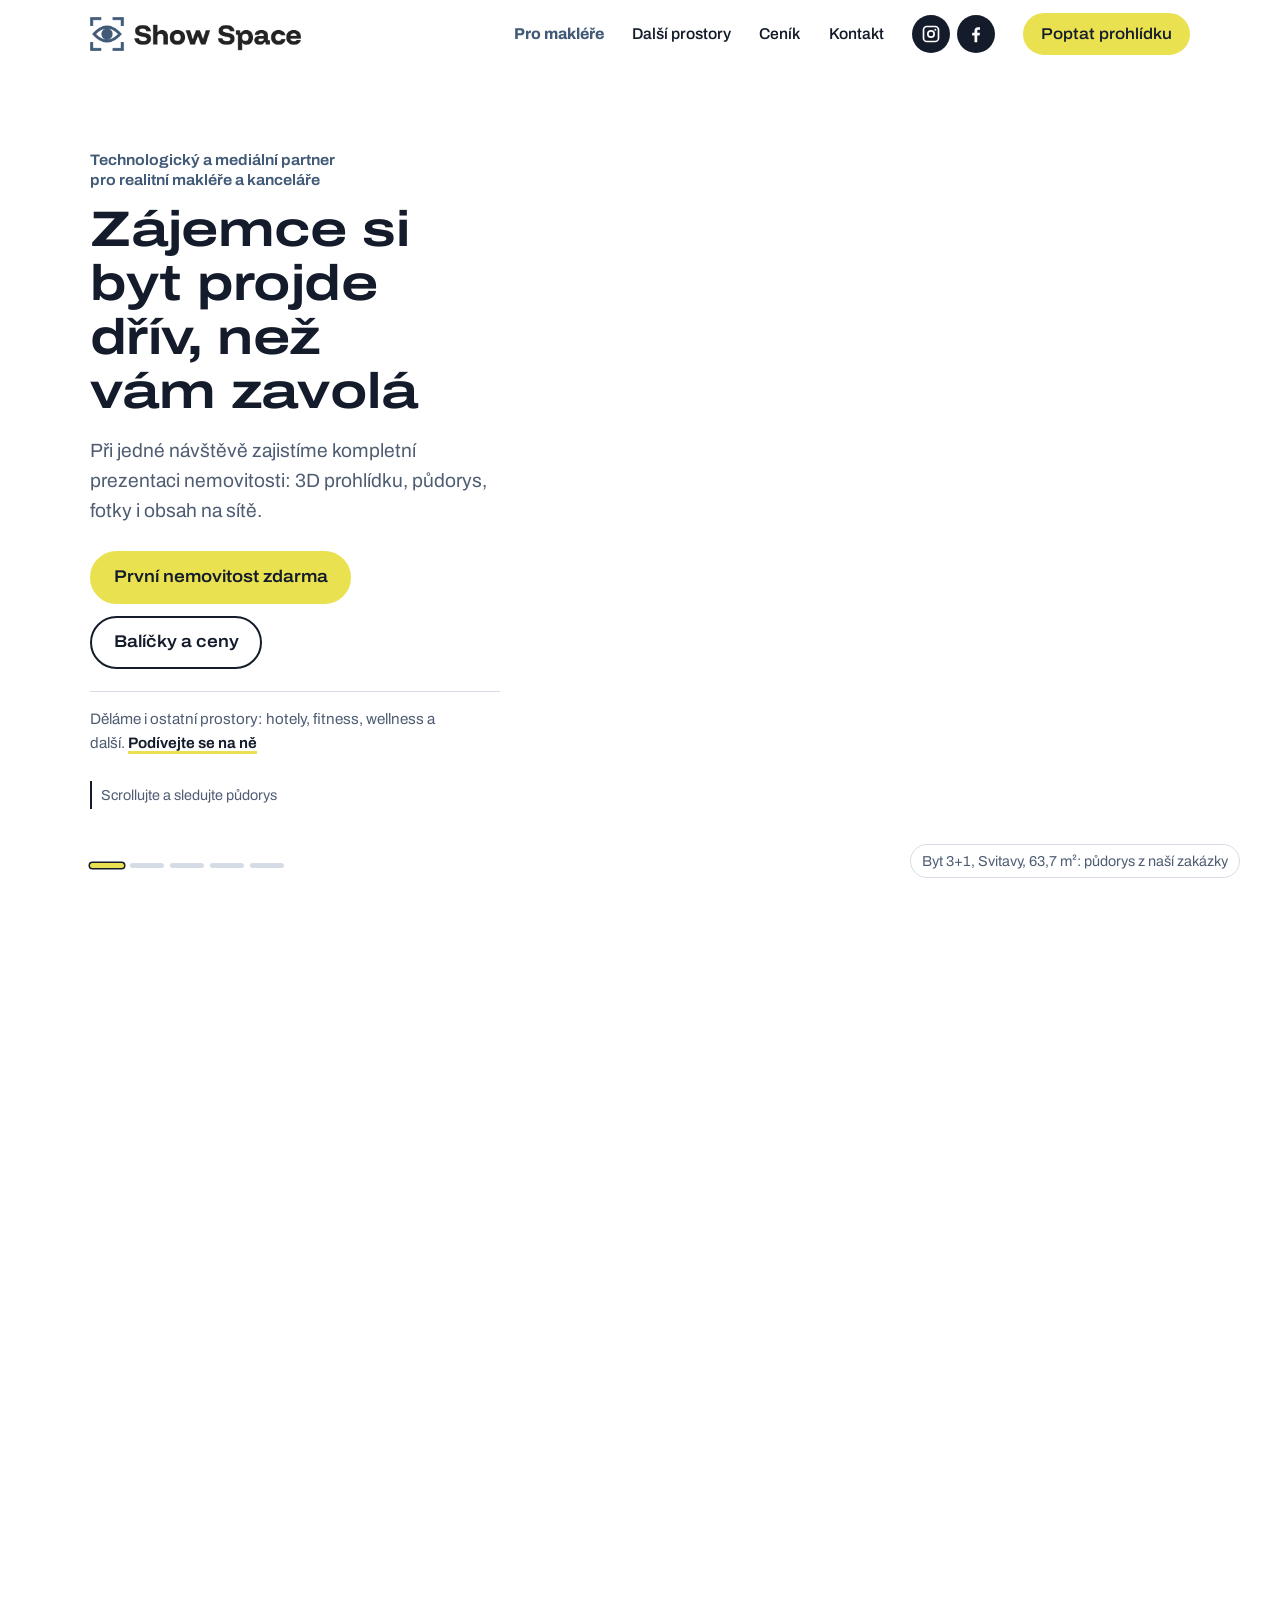
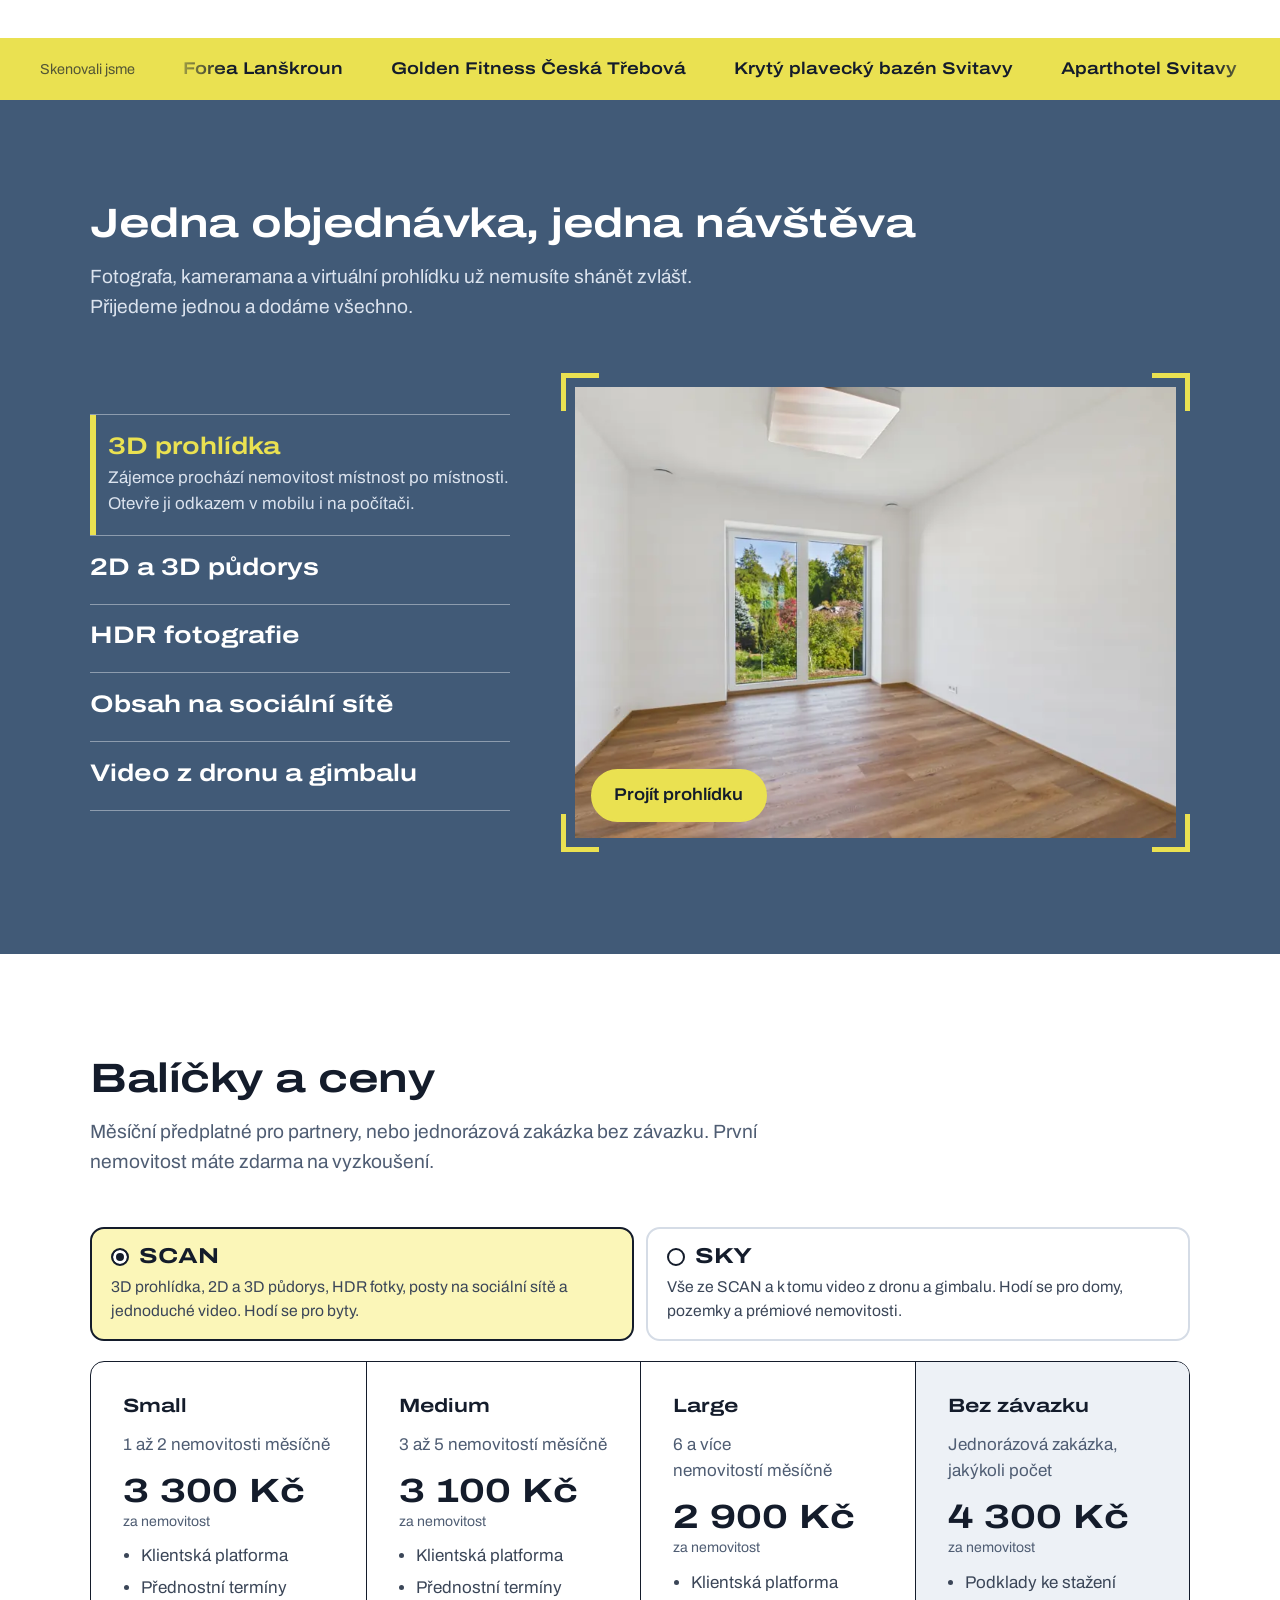
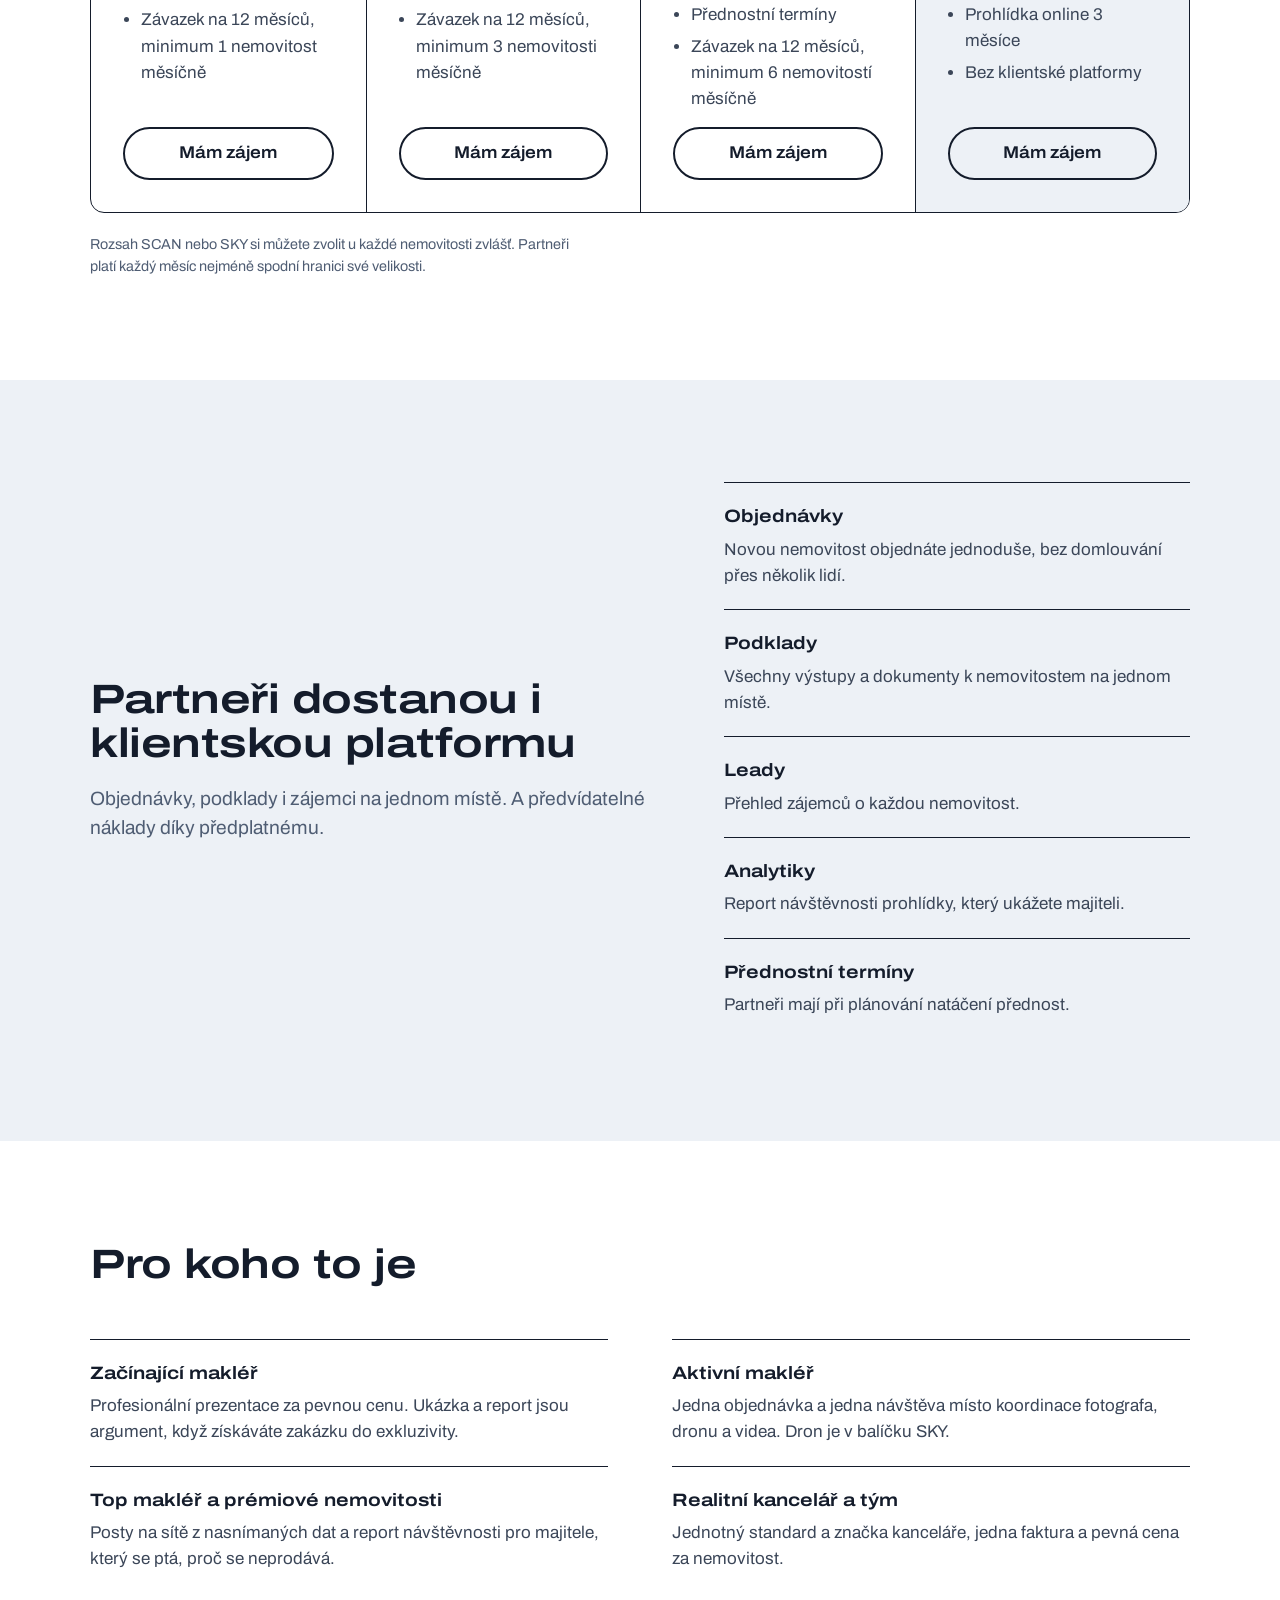
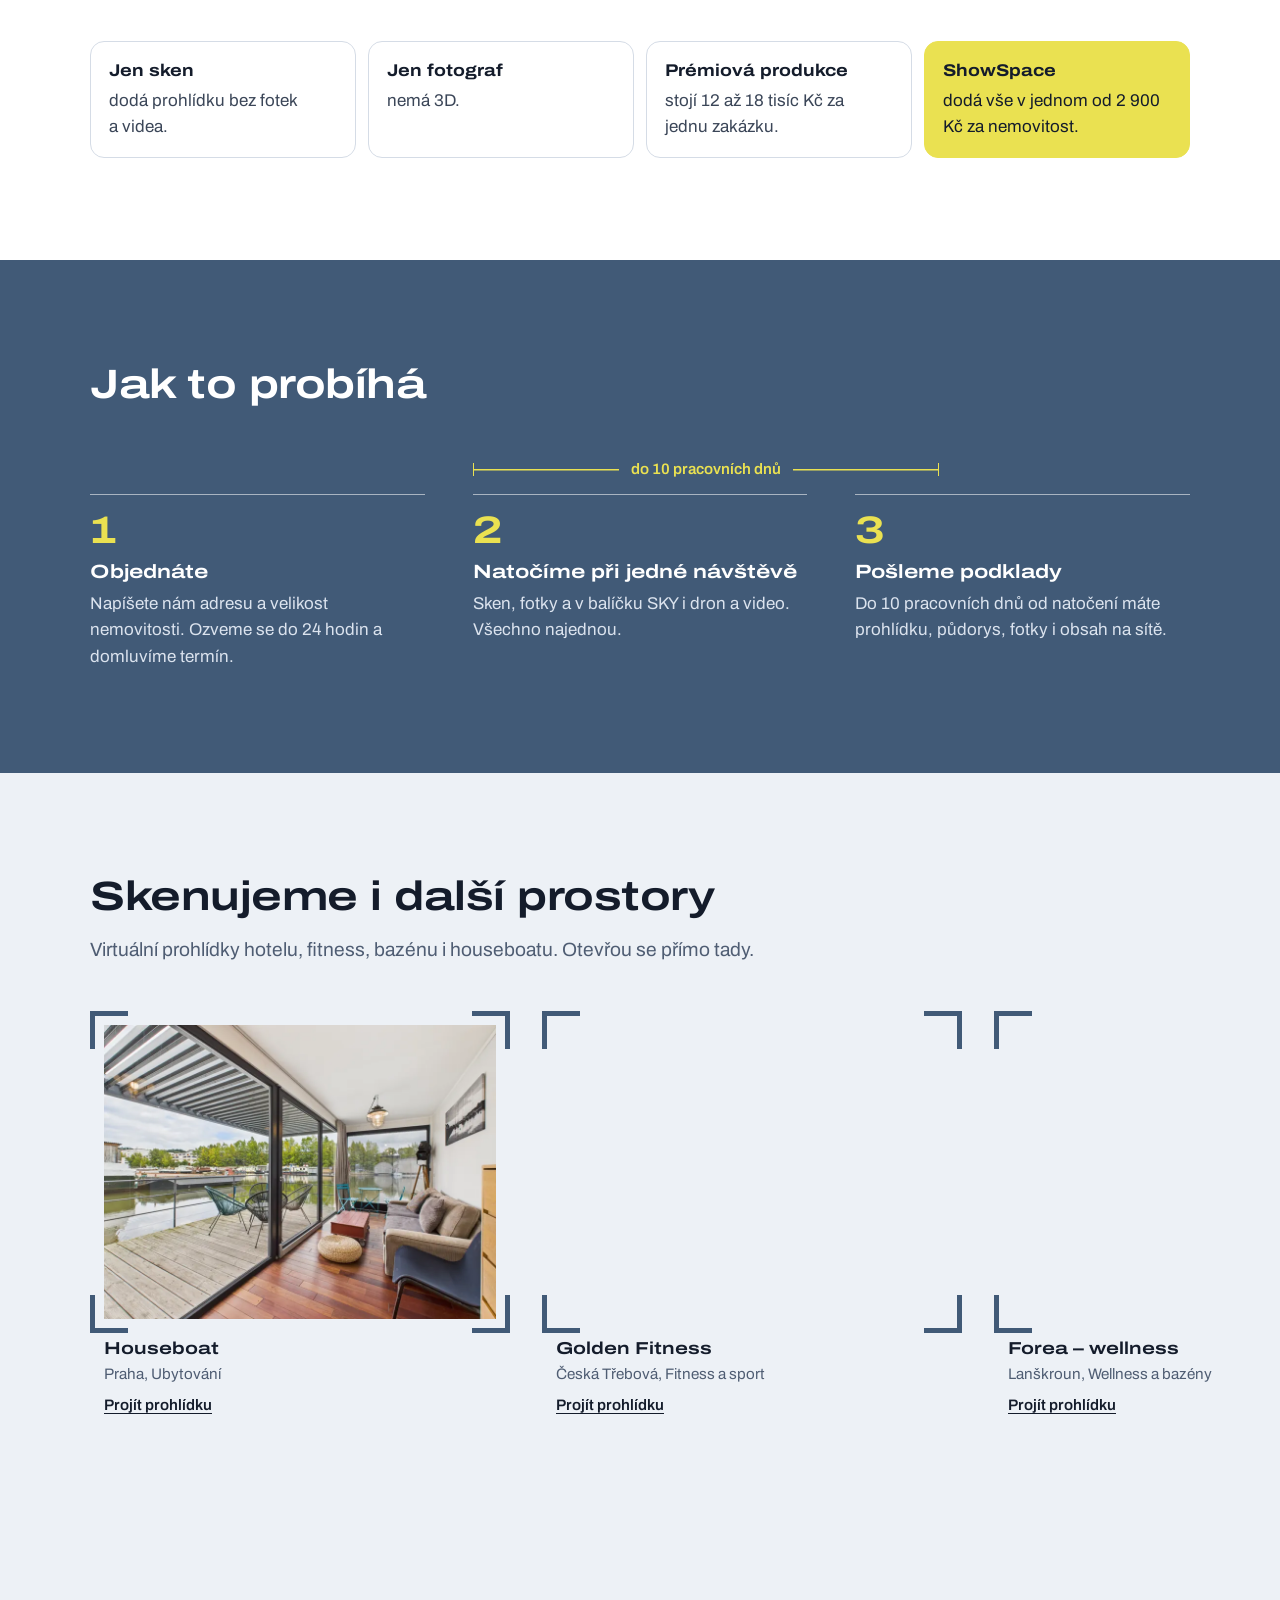
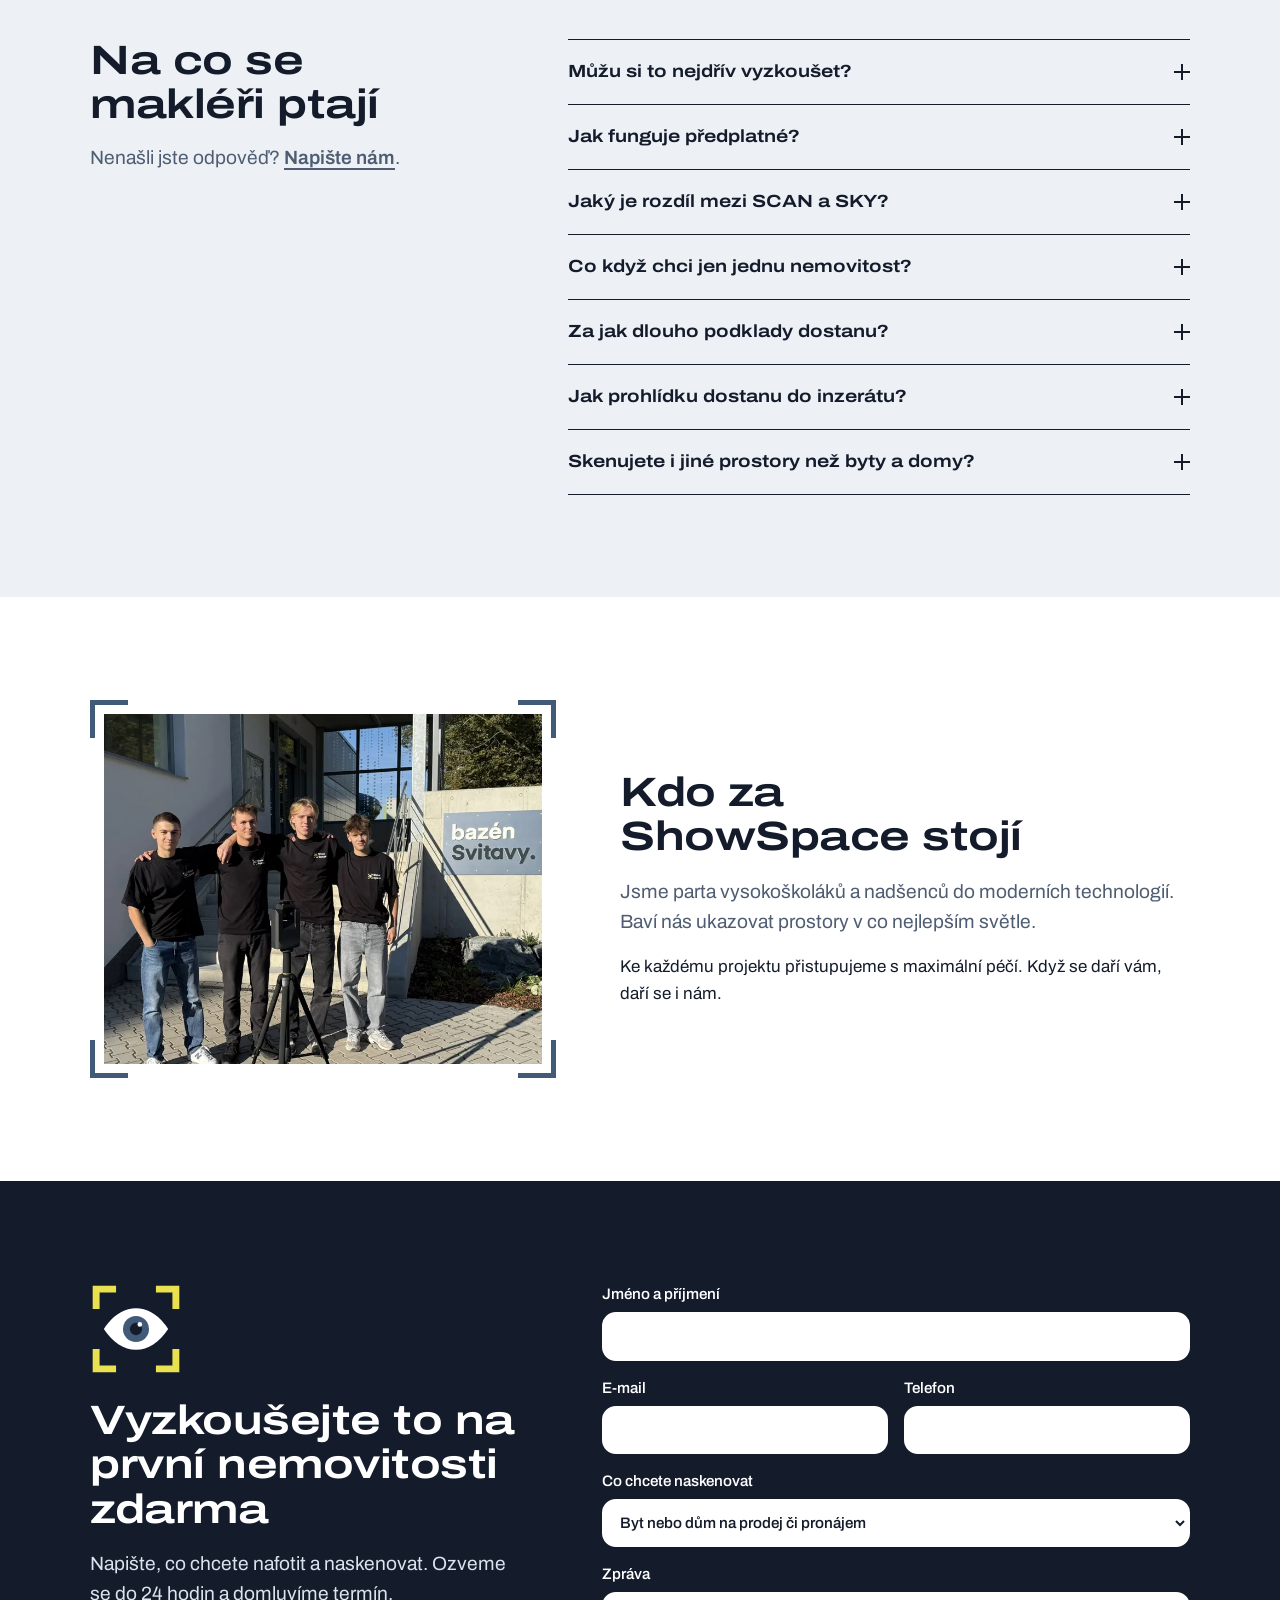
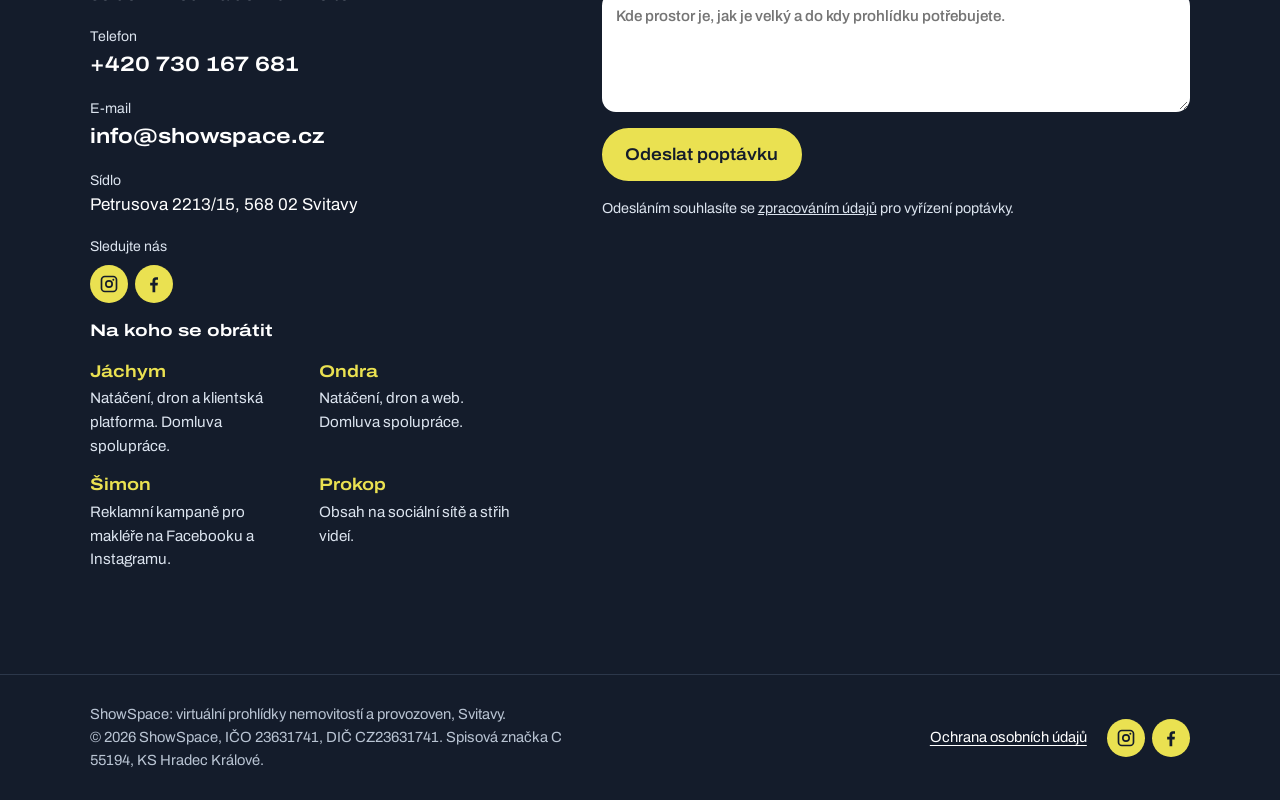
<file: sluzby.html>
<!doctype html>
<html lang="cs">
<head>
<meta charset="utf-8">
<meta name="viewport" content="width=device-width, initial-scale=1">
<title>Stránka se přestěhovala | ShowSpace</title>
<meta name="robots" content="noindex">
<link rel="canonical" href="https://showspace.cz/">
<meta http-equiv="refresh" content="0; url=index.html#sluzby">
<script>location.replace("index.html#sluzby")</script>
</head>
<body>
<p>Tato stránka se přestěhovala. <a href="index.html#sluzby">Pokračovat na služby a předplatné</a></p>
</body>
</html>
</file>
<file: assets/css/styles.css>
/* ShowSpace 2026
   Bílý podklad, modré pásy v barvě loga, žlutá na tlačítka a zvýraznění.
   Barvy a zaoblení se mění nahoře v :root. */

@font-face {
  font-family: "Archivo";
  font-style: normal;
  font-display: swap;
  font-weight: 100 900;
  font-stretch: 62% 125%;
  src: url("../fonts/archivo-latin-ext-wdth-normal.woff2") format("woff2");
  unicode-range: U+0100-02BA, U+02BD-02C5, U+02C7-02CC, U+02CE-02D7, U+02DD-02FF, U+0304, U+0308, U+0329, U+1D00-1DBF, U+1E00-1E9F, U+1EF2-1EFF, U+2020, U+20A0-20AB, U+20AD-20C0, U+2113, U+2C60-2C7F, U+A720-A7FF;
}
@font-face {
  font-family: "Archivo";
  font-style: normal;
  font-display: swap;
  font-weight: 100 900;
  font-stretch: 62% 125%;
  src: url("../fonts/archivo-latin-wdth-normal.woff2") format("woff2");
  unicode-range: U+0000-00FF, U+0131, U+0152-0153, U+02BB-02BC, U+02C6, U+02DA, U+02DC, U+0304, U+0308, U+0329, U+2000-206F, U+20AC, U+2122, U+2191, U+2193, U+2212, U+2215, U+FEFF, U+FFFD;
}

:root {
  --wall: #141c2b;        /* tmavě modrá: text, kontakt, patička */
  --slate: #415a77;       /* modrá z loga: barevné pásy */
  --accent: #eae151;      /* žlutá: tlačítka a zvýraznění */
  --accent-soft: #fbf6b8;
  --paper: #ffffff;
  --mist: #edf1f6;
  --line: #d5dce6;
  --muted: #4f5d73;
  --body-soft: #3b4658;   /* doplňkový text na světlém */
  --on-dark: #dbe3ee;     /* doplňkový text na tmavém */

  --r-btn: 999px;         /* zaoblení tlačítek a štítků (pilulka) */
  --r-field: 14px;        /* zaoblení polí formuláře, karet a fotek */

  --font: "Archivo", system-ui, -apple-system, "Segoe UI", Roboto, Arial, sans-serif;
  --header-h: 68px;
  --max: 1180px;
  --gutter: clamp(18px, 4vw, 40px);
  --edge: max(var(--gutter), calc((100vw - var(--max)) / 2 + var(--gutter)));
}

/* ---------- Základ ---------- */
*, *::before, *::after { box-sizing: border-box; }

html { scroll-behavior: smooth; scroll-padding-top: calc(var(--header-h) + 12px); }

body {
  margin: 0;
  font-family: var(--font);
  font-size: 1.0625rem;
  line-height: 1.55;
  color: var(--wall);
  background: var(--paper);
  -webkit-font-smoothing: antialiased;
  text-rendering: optimizeLegibility;
}

img { max-width: 100%; height: auto; display: block; }
a { color: inherit; }
button, input, select, textarea { font: inherit; color: inherit; }

h1, h2, h3 {
  font-stretch: 125%;
  font-weight: 650;
  line-height: 1.08;
  letter-spacing: -0.012em;
  margin: 0;
  text-wrap: balance;
}
h1 { font-size: clamp(2.1rem, 4.6vw, 3.7rem); }
h2 { font-size: clamp(1.7rem, 3.2vw, 2.6rem); }
h3 { font-size: 1.2rem; line-height: 1.2; letter-spacing: 0; }
p { margin: 0; max-width: 62ch; text-wrap: pretty; }

.wrap { max-width: var(--max); margin-inline: auto; padding-inline: var(--gutter); }
.lead { font-size: 1.2rem; color: var(--muted); }
.note { font-size: 0.9rem; color: var(--muted); }
.textlink { font-weight: 600; text-underline-offset: 0.2em; text-decoration-thickness: 2px; }
.textlink:hover { color: var(--slate); }

/* řádek s klíčovým sdělením nad hlavním nadpisem (součást H1 kvůli vyhledávačům) */
.kicker { display: block; font-stretch: 105%; font-weight: 650; font-size: 0.95rem; line-height: 1.3; letter-spacing: 0; color: var(--slate); margin-bottom: 0.8rem; }

:focus-visible { outline: 3px solid var(--slate); outline-offset: 3px; border-radius: 2px; }

/* ---------- Tlačítka ---------- */
.btn {
  position: relative; display: inline-flex; align-items: center; justify-content: center; gap: 0.5rem;
  min-height: 48px; padding: 0.7rem 1.35rem;
  font-weight: 600; font-stretch: 110%; text-decoration: none;
  border: 2px solid var(--wall); border-radius: var(--r-btn);
  background: var(--wall); color: var(--paper);
  cursor: pointer;
  transition: background-color 0.15s, color 0.15s, border-color 0.15s;
}
.btn:hover { background: var(--accent); border-color: var(--accent); color: var(--wall); }
.btn:active { transform: translateY(1px); }
.btn--accent { background: var(--accent); border-color: var(--accent); color: var(--wall); }
.btn--accent:hover { background: var(--wall); border-color: var(--wall); color: var(--paper); }
.btn--ghost { background: transparent; color: var(--wall); }
.btn--ghost:hover { background: var(--wall); border-color: var(--wall); color: var(--paper); }
.btn--light { background: var(--paper); border-color: var(--paper); color: var(--wall); }
.btn-row { display: flex; flex-wrap: wrap; gap: 0.75rem; }
.btn[disabled] { opacity: 0.6; cursor: progress; }

/* ---------- Hlavička ---------- */
.site-header {
  position: sticky; top: 0; z-index: 60;
  height: var(--header-h);
  background: var(--paper);
  transition: box-shadow 0.25s;
}
.site-header.is-scrolled { box-shadow: 0 8px 26px -16px rgba(20, 28, 43, 0.55); }
.site-header .wrap { height: 100%; display: flex; align-items: center; justify-content: space-between; gap: 1rem; }
.brand { display: block; flex: none; }
.brand img { height: 34px; width: auto; }
.nav { display: flex; align-items: center; gap: clamp(0.9rem, 2.2vw, 1.9rem); }
.nav > a { text-decoration: none; font-weight: 550; font-size: 0.98rem; padding-block: 0.4rem; }
.nav > a:not(.btn):hover { color: var(--slate); }
.nav > a[aria-current="page"] { font-weight: 750; color: var(--slate); }
.nav .btn { min-height: 42px; padding: 0.45rem 1rem; background: var(--accent); border-color: var(--accent); color: var(--wall); }
.nav .btn:hover { background: var(--wall); border-color: var(--wall); color: var(--paper); }
.nav-toggle { display: none; }

@media (max-width: 1080px) and (min-width: 861px) {
  .nav { gap: 0.9rem; }
  .nav .social { display: none; }
}
@media (max-width: 860px) {
  .nav-toggle {
    display: inline-flex; align-items: center; gap: 0.5rem;
    min-height: 44px; padding: 0 0.9rem;
    background: none; border: 2px solid var(--wall); border-radius: var(--r-btn);
    font-weight: 600; cursor: pointer;
  }
  .nav {
    position: absolute; left: 0; right: 0; top: var(--header-h);
    display: none; flex-direction: column; align-items: stretch; gap: 0;
    background: var(--paper); border-bottom: 1px solid var(--line);
    padding: 0.5rem var(--gutter) 1.25rem;
  }
  .nav.is-open { display: flex; }
  .nav > a:not(.btn) { padding: 0.75rem 0; }
  .nav .btn { margin-top: 1rem; }
  .nav .social { padding: 0.9rem 0 0; }
}

/* ---------- Ikony Instagramu a Facebooku ---------- */
.social { display: flex; gap: 0.45rem; list-style: none; margin: 0; padding: 0; }
.social a { display: grid; place-items: center; width: 38px; height: 38px; border-radius: 50%; background: var(--wall); color: var(--paper); transition: background-color 0.15s, color 0.15s, transform 0.15s; }
.social svg { width: 20px; height: 20px; fill: currentColor; display: block; }
.social a:hover { background: var(--accent); color: var(--wall); transform: translateY(-2px); }
.section--wall .social a, .site-footer .social a { background: var(--accent); color: var(--wall); }
.section--wall .social a:hover, .site-footer .social a:hover { background: var(--paper); color: var(--wall); }

/* ---------- Rámeček hledáčku (z loga) ---------- */
.finder { position: relative; padding: 14px; }
.finder::before {
  content: ""; position: absolute; inset: 0; pointer-events: none;
  --c: var(--slate); --l: 38px; --t: 5px;
  background:
    linear-gradient(var(--c), var(--c)) left top / var(--l) var(--t),
    linear-gradient(var(--c), var(--c)) left top / var(--t) var(--l),
    linear-gradient(var(--c), var(--c)) right top / var(--l) var(--t),
    linear-gradient(var(--c), var(--c)) right top / var(--t) var(--l),
    linear-gradient(var(--c), var(--c)) left bottom / var(--l) var(--t),
    linear-gradient(var(--c), var(--c)) left bottom / var(--t) var(--l),
    linear-gradient(var(--c), var(--c)) right bottom / var(--l) var(--t),
    linear-gradient(var(--c), var(--c)) right bottom / var(--t) var(--l);
  background-repeat: no-repeat;
  transition: inset 0.22s ease;
}
.ref:hover .finder::before, .ref:focus-visible .finder::before, .finder.is-live::before { inset: 6px; }

/* ---------- Kótovací čára ---------- */
.dim { display: flex; align-items: center; gap: 0.75rem; color: var(--slate); font-weight: 600; font-size: 0.95rem; white-space: nowrap; }
.dim::before, .dim::after {
  content: ""; flex: 1; height: 13px; min-width: 24px;
  background: linear-gradient(currentColor, currentColor) center / 100% 1.5px no-repeat;
}
.dim::before { border-left: 1.5px solid currentColor; }
.dim::after { border-right: 1.5px solid currentColor; }

/* =====================================================================
   Úvodní scéna s 3D modelem
   ===================================================================== */
.stage { position: relative; height: 530vh; background: var(--paper); }
.stage__pin {
  position: sticky; top: var(--header-h);
  height: calc(100vh - var(--header-h)); height: calc(100svh - var(--header-h));
  overflow: hidden;
}
.stage__view { position: absolute; inset: 0 0 0 39%; }
.stage__view canvas { display: block; width: 100%; height: 100%; touch-action: pan-y; cursor: grab; }
.stage__view canvas.is-dragging { cursor: grabbing; }
.stage__overlay { position: absolute; inset: 0; pointer-events: none; overflow: hidden; }
.stage__fallback { display: none; position: absolute; inset: 0; place-items: center; padding: 2rem; }
.stage.no-webgl .stage__fallback { display: grid; }
.stage.no-webgl canvas, .stage.no-webgl .stage__status { display: none; }

/* texty ke krokům: starý nejdřív rychle zmizí, nový se objeví až potom */
.stage__copy {
  position: absolute; z-index: 3; top: 0; bottom: 0; left: var(--edge);
  width: min(28rem, 32vw);
  display: grid; align-items: center; pointer-events: none;
}
.beat { grid-area: 1 / 1; opacity: 0; visibility: hidden; transition: opacity 0.14s ease, visibility 0s 0.14s; }
.beat.is-active { opacity: 1; visibility: visible; pointer-events: auto; transition: opacity 0.3s ease 0.14s, visibility 0s 0.14s; }
.beat > * + * { margin-top: 1.1rem; }
.beat h1 { font-size: clamp(2rem, 3.9vw, 3.3rem); }
.beat h2 { font-size: clamp(1.7rem, 3vw, 2.5rem); }
.beat .btn-row { margin-top: 1.6rem; }

.try { display: inline-flex; align-items: center; gap: 0.6rem; font-weight: 650; font-stretch: 112%; color: var(--wall); background: var(--accent); padding: 0.4rem 0.85rem 0.4rem 0.7rem; border-radius: var(--r-btn); }
.try::before { content: ""; width: 12px; height: 12px; border-radius: 50%; background: var(--wall); animation: try-blink 1.6s ease-in-out infinite; }
@keyframes try-blink { 50% { opacity: 0.25; } }

.also { font-size: 0.95rem; color: var(--muted); margin-top: 1.4rem; padding-top: 1rem; border-top: 1px solid var(--line); }
.also a { color: var(--wall); font-weight: 650; text-underline-offset: 0.2em; text-decoration-color: var(--accent); text-decoration-thickness: 3px; white-space: nowrap; }

.scroll-cue { display: inline-flex; align-items: center; gap: 0.6rem; font-size: 0.9rem; color: var(--muted); margin-top: 1.6rem; }
.scroll-cue::before { content: ""; width: 1.5px; height: 28px; background: var(--wall); transform-origin: top; animation: cue 1.8s ease-in-out infinite; }
@keyframes cue { 0% { transform: scaleY(0); } 50% { transform: scaleY(1); } 100% { transform: scaleY(1); opacity: 0; } }

.stage__progress { position: absolute; z-index: 3; bottom: 22px; left: var(--edge); display: flex; gap: 6px; list-style: none; margin: 0; padding: 0; }
.stage__progress button { width: 34px; height: 26px; padding: 0; border: 0; background: none; cursor: pointer; display: grid; align-items: center; }
.stage__progress button::before { content: ""; height: 5px; background: var(--line); border-radius: var(--r-btn); transition: background-color 0.2s; }
.stage__progress button[aria-current="true"]::before { background: var(--accent); box-shadow: 0 0 0 1.5px var(--wall); }

.stage__status { position: absolute; z-index: 3; right: var(--gutter); bottom: 22px; display: flex; flex-direction: column; align-items: flex-end; gap: 0.6rem; }
.stage__hint { margin: 0; text-align: right; font-size: 0.9rem; background: var(--paper); border: 1px solid var(--line); border-radius: var(--r-btn); padding: 0.3rem 0.7rem; color: var(--muted); }
.stage__reset { min-height: 40px; padding: 0.35rem 0.9rem; font-size: 0.92rem; }
.stage__reset[hidden] { display: none; }

/* popisky promítané z 3D */
.tag { position: absolute; left: 0; top: 0; transform: translate(-50%, -50%); white-space: nowrap; will-change: transform, opacity; transition: opacity 0.25s; }
.tag--room { font-size: 0.8rem; line-height: 1.25; text-align: center; color: var(--wall); font-weight: 600; }
.tag--room span { display: block; font-weight: 400; color: var(--muted); }
.tag--dim { font-size: 0.82rem; font-weight: 650; background: var(--wall); color: var(--accent); padding: 0.15rem 0.5rem; border-radius: var(--r-btn); }
.tag--measure { background: var(--accent); color: var(--wall); box-shadow: 0 0 0 2px var(--wall); font-size: 0.95rem; padding: 0.25rem 0.6rem; }
.tag--focus { font-stretch: 120%; font-weight: 700; font-size: 1.15rem; line-height: 1.2; text-align: center; color: var(--paper); background: var(--wall); padding: 0.45rem 0.9rem; border-radius: var(--r-field); }
.tag--focus span { display: block; font-stretch: 100%; font-weight: 500; font-size: 0.85rem; color: var(--on-dark); }
.tag--spot { pointer-events: auto; }
.spot {
  width: 30px; height: 30px; border-radius: 50%; padding: 0; cursor: pointer;
  border: 2px solid var(--paper); background: var(--wall); color: var(--accent);
  font-weight: 700; font-size: 0.95rem; line-height: 1;
  box-shadow: 0 0 0 0 rgba(20, 28, 43, 0.4);
  animation: spot-ring 2.2s ease-out infinite;
}
.spot[aria-expanded="true"] { background: var(--accent); color: var(--wall); border-color: var(--wall); animation: none; }
@keyframes spot-ring { 70% { box-shadow: 0 0 0 12px rgba(20, 28, 43, 0); } 100% { box-shadow: 0 0 0 0 rgba(20, 28, 43, 0); } }
.spot-card {
  position: absolute; left: 50%; bottom: calc(100% + 10px); transform: translateX(-50%);
  width: 15rem; white-space: normal; text-align: left;
  background: var(--paper); border: 2px solid var(--wall); border-radius: var(--r-field); padding: 0.7rem 0.85rem;
  font-size: 0.9rem; line-height: 1.4;
}
.spot-card strong { display: block; font-stretch: 115%; }
.spot-card[hidden] { display: none; }

@media (max-width: 860px) {
  .stage { height: 490vh; }
  .stage__view { inset: 0 0 52% 0; }
  .stage__copy {
    left: 0; right: 0; width: auto; top: 48%; bottom: 44px;
    padding: 1rem var(--gutter) 0; align-items: start;
    background: var(--paper); border-top: 1px solid var(--line);
  }
  .stage__pin::after { content: ""; position: absolute; left: 0; right: 0; bottom: 0; height: 44px; background: var(--paper); z-index: 2; }
  .beat > * + * { margin-top: 0.6rem; }
  .beat h1 { font-size: clamp(1.55rem, 6.4vw, 2.1rem); }
  .beat h2 { font-size: clamp(1.35rem, 5.6vw, 1.8rem); }
  .beat .lead { font-size: 0.95rem; line-height: 1.45; }
  .beat .btn-row { margin-top: 0.9rem; flex-wrap: nowrap; gap: 0.5rem; }
  .beat .btn-row .btn { flex: 1; min-height: 44px; padding: 0.5rem 0.4rem; font-size: 0.9rem; white-space: nowrap; }
  .kicker { font-size: 0.82rem; margin-bottom: 0.4rem; }
  .try { font-size: 0.95rem; }
  .also { margin-top: 0.7rem; padding-top: 0.6rem; font-size: 0.85rem; }
  .scroll-cue { display: none; }
  .stage__progress { bottom: 8px; left: var(--gutter); }
  .stage__status { bottom: calc(52% + 8px); right: 10px; }
  .stage__hint { font-size: 0.78rem; }
}
@media (max-width: 860px) and (max-height: 700px) { .beat .also { display: none; } }

/* omezený pohyb: bez připnutého scrollování, kroky pod sebou */
.stage.is-static { height: auto; }
.stage.is-static .stage__pin { position: relative; top: 0; height: auto; overflow: visible; }
.stage.is-static .stage__pin::after, .stage.is-static .stage__progress { display: none; }
.stage.is-static .stage__view { position: relative; inset: auto; height: 60vh; }
.stage.is-static .stage__copy { position: static; width: auto; display: block; padding: 2rem var(--gutter) 3rem; max-width: 44rem; margin-inline: auto; background: none; border: 0; }
.stage.is-static .beat { opacity: 1; visibility: visible; margin-bottom: 2.5rem; pointer-events: auto; }
.stage.is-static .stage__status { position: static; align-items: flex-start; padding: 0 var(--gutter) 1rem; }

/* =====================================================================
   Sekce
   ===================================================================== */
.section { padding-block: clamp(3.5rem, 8vw, 6.5rem); }
.section--mist { background: var(--mist); }
.section--room, .page-hero { background: var(--slate); color: var(--paper); }
.section--wall { background: var(--wall); color: var(--paper); }
.section__head { display: grid; gap: 1rem; margin-bottom: clamp(2rem, 4vw, 3.25rem); }

/* na tmavém podkladu */
.section--room .lead, .section--room .note, .page-hero .lead, .section--wall .lead, .section--wall .note { color: var(--on-dark); }
.section--room .btn--accent:hover, .page-hero .btn--accent:hover, .section--wall .btn--accent:hover { background: var(--paper); border-color: var(--paper); color: var(--wall); }
.section--room .btn--ghost, .page-hero .btn--ghost { border-color: var(--paper); color: var(--paper); }
.section--room .btn--ghost:hover, .page-hero .btn--ghost:hover { background: var(--paper); border-color: var(--paper); color: var(--wall); }
.section--room .finder::before, .page-hero .finder::before { --c: var(--accent); }
.section--room .textlink:hover { color: var(--accent); }
.section--room .dim { color: var(--accent); }
.page-hero .kicker { color: var(--accent); }

.page-hero { padding-block: clamp(3rem, 7vw, 5.5rem) clamp(2.5rem, 5vw, 4rem); }
.page-hero .wrap { display: grid; gap: 1.25rem; }
.page-hero .btn-row { margin-top: 0.5rem; }
.page-hero--split .wrap { grid-template-columns: minmax(0, 1.1fr) minmax(0, 0.9fr); align-items: center; gap: clamp(2rem, 5vw, 4rem); }
.page-hero__copy { display: grid; gap: 1.25rem; }
.page-hero__photo img { aspect-ratio: 4 / 3; object-fit: cover; width: 100%; }

.split { display: grid; gap: clamp(2rem, 5vw, 4.5rem); grid-template-columns: minmax(0, 1.1fr) minmax(0, 0.9fr); align-items: center; }
.split--flip { grid-template-columns: minmax(0, 0.9fr) minmax(0, 1.1fr); }
.split > div > * + * { margin-top: 1.1rem; }
@media (max-width: 860px) { .split, .split--flip, .page-hero--split .wrap { grid-template-columns: 1fr; } }

/* ---------- Pás se zakázkami ---------- */
.clients { display: flex; align-items: center; gap: 1.5rem; padding: 1.1rem 0 1.1rem var(--gutter); background: var(--accent); color: var(--wall); overflow: hidden; }
.clients__label { flex: none; font-size: 0.9rem; opacity: 0.7; }
.clients__track { display: flex; overflow: hidden; -webkit-mask-image: linear-gradient(90deg, transparent, #000 6%, #000 94%, transparent); mask-image: linear-gradient(90deg, transparent, #000 6%, #000 94%, transparent); }
.clients ul { flex: none; display: flex; gap: 3rem; padding: 0 1.5rem; margin: 0; list-style: none; white-space: nowrap; font-stretch: 118%; font-weight: 600; animation: marquee 42s linear infinite; }
.clients:hover ul { animation-play-state: paused; }
@keyframes marquee { to { transform: translateX(-100%); } }

/* ---------- Skutečná prohlídka ---------- */
.tour { position: relative; aspect-ratio: 4 / 3; background: var(--wall); overflow: hidden; }
.tour img, .tour iframe { position: absolute; inset: 0; width: 100%; height: 100%; object-fit: cover; border: 0; }
.tour__start { position: absolute; left: 16px; bottom: 16px; right: 16px; display: flex; justify-content: flex-start; }
.tour__caption { margin-top: 0.9rem; }
@media (max-width: 560px) { .tour__start .btn { width: 100%; } }

/* ---------- Přepínač „Co dostanete“ ---------- */
.show { display: grid; grid-template-columns: minmax(0, 0.8fr) minmax(0, 1.2fr); gap: clamp(1.5rem, 4vw, 3.5rem); align-items: center; }
.show__tabs { display: grid; }
.show__tab {
  display: grid; gap: 0.3rem; text-align: left; cursor: pointer;
  background: none; border: 0; border-top: 1.5px solid var(--wall); padding: 1.1rem 0;
  transition: padding-left 0.3s;
}
.show__tab:last-child { border-bottom: 1.5px solid var(--wall); }
.show__tab strong { font-stretch: 122%; font-weight: 650; font-size: clamp(1.15rem, 2vw, 1.5rem); line-height: 1.15; }
.show__tab span { color: var(--body-soft); max-height: 0; overflow: hidden; opacity: 0; transition: max-height 0.4s ease, opacity 0.3s; }
.show__tab:hover { padding-left: 0.6rem; }
.show__tab[aria-selected="true"] { padding-left: 1.1rem; background: linear-gradient(var(--accent), var(--accent)) left / 6px 100% no-repeat; }
.show__tab[aria-selected="true"] span { max-height: 6rem; opacity: 1; }
.section--room .show__tab { color: var(--paper); border-color: rgba(255, 255, 255, 0.4); }
.section--room .show__tab span { color: var(--on-dark); }
.section--room .show__tab[aria-selected="true"] strong { color: var(--accent); }
.show__stage { align-self: stretch; }
.show__panels { position: relative; aspect-ratio: 4 / 3; background: var(--wall); overflow: hidden; }
.show__panel { position: absolute; inset: 0; animation: panel-in 0.5s cubic-bezier(0.2, 0.7, 0.2, 1); }
.show__panel[hidden] { display: none; }
.show__panel > img, .show__panel > video { width: 100%; height: 100%; object-fit: cover; display: block; }
.show__plan { width: 100%; height: 100%; display: grid; place-items: center; background: var(--paper); padding: 6%; }
.show__plan img { width: 100%; height: auto; }
.show__open, .show__todo { position: absolute; left: 16px; bottom: 16px; }
.show__todo { margin: 0; background: var(--accent); color: var(--wall); padding: 0.4rem 0.8rem; border-radius: var(--r-btn); font-weight: 600; font-size: 0.92rem; }
.extras-title { margin-top: 2.5rem; font-size: 1.05rem; }
@keyframes panel-in { from { opacity: 0; transform: scale(1.04); } to { opacity: 1; transform: none; } }
@media (max-width: 860px) { .show { grid-template-columns: 1fr; } .show__stage { order: -1; } }

/* krátká fakta */
.facts { display: flex; flex-wrap: wrap; gap: 0.5rem 0.6rem; list-style: none; margin: 1rem 0 0; padding: 0; }
.facts li { padding: 0.4rem 0.85rem; background: var(--accent); color: var(--wall); border-radius: var(--r-btn); font-weight: 600; font-size: 0.95rem; }
.facts--stack { flex-direction: column; align-items: flex-start; margin: 0; }

/* ---------- Předplatné ---------- */
.plans { display: grid; grid-template-columns: repeat(3, minmax(0, 1fr)); border: 1.5px solid var(--wall); border-radius: var(--r-field); background: var(--paper); overflow: hidden; }
.plan { padding: clamp(1.25rem, 3vw, 2rem); display: flex; flex-direction: column; gap: 0.9rem; transition: background-color 0.25s; }
.plan:hover { background: var(--accent-soft); }
.plan + .plan { border-left: 1.5px solid var(--wall); }
.plan__size { color: var(--muted); }
.plan__price { font-stretch: 125%; font-weight: 700; font-size: clamp(1.6rem, 2.8vw, 2.1rem); line-height: 1.1; }
.plan__price small { display: block; font-stretch: 100%; font-weight: 400; font-size: 0.88rem; color: var(--muted); margin-top: 0.25rem; }
.plan ul { margin: 0; padding-left: 1.1rem; display: grid; gap: 0.35rem; color: var(--body-soft); }
.plan .btn { margin-top: auto; }
@media (max-width: 860px) {
  .plans { grid-template-columns: 1fr; }
  .plan + .plan { border-left: 0; border-top: 1.5px solid var(--wall); }
}
.draft-note { border-left: 5px solid var(--wall); background: var(--accent-soft); padding: 0.9rem 1.1rem; margin-bottom: 2rem; max-width: 70ch; }

/* ---------- Důvody ---------- */
.reasons { display: grid; grid-template-columns: repeat(3, minmax(0, 1fr)); gap: clamp(1.5rem, 4vw, 3rem); }
.reasons > div > * + * { margin-top: 0.6rem; }
.reasons p { color: var(--body-soft); }
@media (max-width: 860px) { .reasons { grid-template-columns: 1fr; } }

/* ---------- Postup ---------- */
.steps { display: grid; grid-template-columns: repeat(3, minmax(0, 1fr)); gap: 0.75rem clamp(1.5rem, 4vw, 3rem); counter-reset: step; }
.steps ol { display: contents; list-style: none; }
.steps__dim { grid-column: 2 / 4; grid-row: 1; margin-right: 35%; }
.steps li { grid-row: 2; counter-increment: step; border-top: 1.5px solid var(--wall); padding-top: 1rem; }
.steps li::before { content: counter(step); display: block; font-stretch: 125%; font-weight: 700; font-size: 2.4rem; line-height: 1; color: var(--slate); margin-bottom: 0.7rem; }
.steps li > * + * { margin-top: 0.5rem; }
.steps p { color: var(--body-soft); }
.section--room .steps li { border-top-color: rgba(255, 255, 255, 0.55); }
.section--room .steps li::before { color: var(--accent); }
.section--room .steps p { color: var(--on-dark); }
@media (max-width: 860px) {
  .steps { grid-template-columns: 1fr; gap: 1.5rem; }
  .steps__dim, .steps li { grid-column: auto; grid-row: auto; margin-right: 0; }
  .steps__dim { order: 3; }
  .steps li:nth-of-type(1) { order: 1; } .steps li:nth-of-type(2) { order: 2; } .steps li:nth-of-type(3) { order: 4; }
}

/* ---------- Pás vybraných prohlídek ---------- */
.reel-head { display: flex; justify-content: space-between; align-items: flex-end; gap: 1.5rem; margin-bottom: clamp(1.5rem, 3vw, 2.5rem); }
.reel-head .section__head { margin-bottom: 0; }
.reel__nav { display: flex; gap: 0.5rem; flex: none; }
.reel__nav button { width: 52px; height: 52px; border: 2px solid var(--wall); border-radius: var(--r-btn); background: none; font-size: 1.6rem; line-height: 1; cursor: pointer; transition: background-color 0.15s, color 0.15s, border-color 0.15s; }
.reel__nav button:hover { background: var(--accent); border-color: var(--accent); }
.reel__nav button:disabled { opacity: 0.3; cursor: default; background: none; border-color: var(--wall); }
.reel {
  display: flex; gap: clamp(1rem, 2.5vw, 2rem); list-style: none; margin: 0;
  padding: 0.5rem var(--edge) 1rem; scroll-padding-inline: var(--edge);
  overflow-x: auto; scroll-snap-type: x mandatory; scrollbar-width: none; cursor: grab;
}
.reel::-webkit-scrollbar { display: none; }
.reel.is-dragging { cursor: grabbing; scroll-snap-type: none; scroll-behavior: auto; }
.reel.is-dragging a { pointer-events: none; }
.reel > li { flex: none; width: min(80vw, 420px); scroll-snap-align: start; }
.reel > .reel__more { display: grid; place-items: center; width: auto; padding-inline: 2rem; }
.reel img { -webkit-user-drag: none; user-select: none; }
@media (max-width: 700px) { .reel__nav { display: none; } }

/* ---------- Prohlídky a fotografie ---------- */
.filters { display: flex; flex-wrap: wrap; gap: 0.5rem; margin-bottom: 2rem; }
.filters button { min-height: 42px; padding: 0.4rem 0.95rem; cursor: pointer; background: transparent; border: 1.5px solid var(--wall); border-radius: var(--r-btn); font-weight: 550; }
.filters button:hover { background: var(--accent); }
.filters button[aria-pressed="true"] { background: var(--wall); color: var(--paper); }

.refs { display: grid; grid-template-columns: repeat(3, minmax(0, 1fr)); gap: clamp(1.25rem, 3vw, 2.25rem) clamp(1rem, 2.5vw, 1.75rem); list-style: none; margin: 0; padding: 0; }
.refs li[hidden] { display: none; }
.ref { display: block; text-decoration: none; }
.ref .finder { overflow: hidden; }
.ref img { aspect-ratio: 4 / 3; width: 100%; object-fit: cover; background: var(--mist); transition: transform 0.6s cubic-bezier(0.2, 0.7, 0.2, 1); }
.ref:hover img, .ref:focus-visible img { transform: scale(1.045); }
.ref__body { padding: 0.35rem 14px 0; }
.ref__body h3 { font-size: 1.08rem; }
.ref__body p { color: var(--muted); font-size: 0.95rem; margin-top: 0.2rem; }
.ref__open { display: inline-block; margin-top: 0.45rem; font-weight: 600; font-size: 0.95rem; text-decoration: underline; text-underline-offset: 0.2em; }
@media (max-width: 900px) { .refs { grid-template-columns: repeat(2, minmax(0, 1fr)); } }
@media (max-width: 560px) { .refs { grid-template-columns: 1fr; } }

.photos { display: grid; grid-template-columns: repeat(4, minmax(0, 1fr)); grid-auto-flow: dense; gap: clamp(0.5rem, 1.2vw, 0.9rem); list-style: none; margin: 0; padding: 0; }
.photos li { aspect-ratio: 4 / 3; }
.photos .photo--big { grid-column: span 2; grid-row: span 2; }
.photos .photo--wide { grid-column: span 2; aspect-ratio: 8 / 3; }
.photos button { display: block; width: 100%; height: 100%; padding: 0; border: 0; border-radius: var(--r-field); background: var(--wall); overflow: hidden; cursor: zoom-in; }
.photos img { width: 100%; height: 100%; object-fit: cover; transition: transform 0.6s cubic-bezier(0.2, 0.7, 0.2, 1), opacity 0.3s; }
.photos button:hover img, .photos button:focus-visible img { transform: scale(1.06); }
.photos:hover button:not(:hover) img { opacity: 0.72; }
@media (max-width: 800px) { .photos { grid-template-columns: repeat(2, minmax(0, 1fr)); } }

.types { display: grid; grid-template-columns: repeat(2, minmax(0, 1fr)); gap: 0 clamp(2rem, 5vw, 4rem); margin: 0; }
.types > div { padding-block: 1.25rem; border-top: 1.5px solid var(--wall); transition: border-color 0.25s, padding-left 0.3s; }
.types > div:hover { border-top-color: var(--slate); padding-left: 0.6rem; }
.types dt { font-stretch: 118%; font-weight: 650; font-size: 1.12rem; }
.types dd { margin: 0.35rem 0 0; color: var(--body-soft); }
.section--room .types > div { border-top-color: rgba(255, 255, 255, 0.45); }
.section--room .types > div:hover { border-top-color: var(--accent); }
.section--room .types dd { color: var(--on-dark); }
@media (max-width: 700px) { .types { grid-template-columns: 1fr; } }

/* ---------- Prohlížeč (prohlídky i fotky) ---------- */
.viewer { width: min(1200px, 100vw - 24px); max-width: none; height: min(820px, 100dvh - 24px); max-height: none; padding: 0; border: 0; border-radius: var(--r-field); background: var(--wall); color: var(--paper); overflow: hidden; }
.viewer[open] { display: grid; grid-template-rows: auto 1fr; animation: viewer-in 0.35s cubic-bezier(0.2, 0.7, 0.2, 1); }
.viewer::backdrop { background: rgba(20, 28, 43, 0.82); }
@keyframes viewer-in { from { opacity: 0; transform: scale(0.96); } to { opacity: 1; transform: none; } }
.viewer__bar { display: flex; align-items: center; gap: 1rem; padding: 0.6rem 0.6rem 0.6rem 1.1rem; }
.viewer__bar h2 { font-size: 1.05rem; flex: 1; min-width: 0; overflow: hidden; text-overflow: ellipsis; white-space: nowrap; }
.viewer__out { font-size: 0.9rem; color: var(--on-dark); white-space: nowrap; }
.viewer__close { min-height: 40px; padding: 0 1rem; background: var(--paper); color: var(--wall); border: 0; border-radius: var(--r-btn); font-weight: 650; cursor: pointer; }
.viewer__body { position: relative; min-height: 0; background: #0d1219; }
.viewer__frame { position: absolute; inset: 0; display: grid; place-items: center; }
.viewer__frame iframe { width: 100%; height: 100%; border: 0; background: #0d1219; }
.viewer__frame img { max-width: 100%; max-height: 100%; width: auto; height: auto; object-fit: contain; animation: fade-in 0.3s; }
.viewer__nav { position: absolute; z-index: 2; top: 50%; transform: translateY(-50%); width: 52px; height: 72px; border: 0; background: rgba(20, 28, 43, 0.7); color: var(--paper); font-size: 2rem; cursor: pointer; }
.viewer__nav:hover { background: var(--slate); }
.viewer__nav--prev { left: 0; } .viewer__nav--next { right: 0; }
.viewer__nav[hidden] { display: none; }
@media (max-width: 560px) { .viewer__out { display: none; } }

/* ---------- Otázky ---------- */
.faq-wrap { display: grid; grid-template-columns: minmax(0, 0.8fr) minmax(0, 1.2fr); gap: clamp(1.5rem, 5vw, 4.5rem); align-items: start; }
.faq-wrap .section__head { margin-bottom: 0; position: sticky; top: calc(var(--header-h) + 2rem); }
.faq details { border-top: 1.5px solid var(--wall); interpolate-size: allow-keywords; }
.faq details:last-child { border-bottom: 1.5px solid var(--wall); }
.faq summary {
  display: flex; justify-content: space-between; align-items: center; gap: 1rem;
  padding: 1.15rem 0; cursor: pointer; list-style: none;
  font-stretch: 118%; font-weight: 650; font-size: 1.1rem;
}
.faq summary::-webkit-details-marker { display: none; }
.faq summary::after {
  content: ""; flex: none; width: 16px; height: 16px;
  background: linear-gradient(currentColor, currentColor) center / 100% 2px no-repeat, linear-gradient(currentColor, currentColor) center / 2px 100% no-repeat;
  transition: transform 0.3s;
}
.faq details[open] summary::after { transform: rotate(135deg); }
.faq summary:hover { color: var(--slate); }
.faq details p { padding-bottom: 1.25rem; color: var(--body-soft); }
.faq details::details-content { block-size: 0; overflow: hidden; transition: block-size 0.35s ease, content-visibility 0.35s allow-discrete; }
.faq details[open]::details-content { block-size: auto; }
@media (max-width: 860px) { .faq-wrap { grid-template-columns: 1fr; } .faq-wrap .section__head { position: static; } }

/* ---------- Tým ---------- */
.team-photo img { aspect-ratio: 5 / 4; object-fit: cover; object-position: 50% 30%; width: 100%; }

/* ---------- Kontakt ---------- */
.contact { display: grid; grid-template-columns: minmax(0, 0.85fr) minmax(0, 1.15fr); gap: clamp(2rem, 6vw, 5rem); }
.contact > div > * + * { margin-top: 1.1rem; }
.contact__list { list-style: none; padding: 0; margin: 1.75rem 0 0; display: grid; gap: 1.1rem; }
.contact__list span { display: block; font-size: 0.88rem; color: var(--on-dark); }
.contact__list > li > a { font-stretch: 118%; font-weight: 650; font-size: 1.3rem; text-decoration: none; }
.contact__list > li > a:hover { text-decoration: underline; text-underline-offset: 0.2em; }
.contact__list address { font-style: normal; }
.contact__list .social { margin-top: 0.5rem; }

/* oko z loga, které sleduje kurzor */
.eye { width: 92px; height: 92px; display: block; margin-bottom: 1.5rem; }
.eye__brackets { stroke: var(--accent); }
.eye__white, .eye__glint { fill: var(--paper); }
.eye__iris { fill: var(--slate); }
.eye__pupil { fill: var(--wall); }
.eye__look { transform: translate(var(--ex, 0px), var(--ey, 0px)); transition: transform 0.12s ease-out; }
.eye__lid { transform-origin: 60px 60px; animation: blink 5.5s infinite; }
@keyframes blink { 0%, 46%, 50%, 100% { transform: scaleY(1); } 48% { transform: scaleY(0.08); } }

.form { display: grid; grid-template-columns: 1fr 1fr; gap: 1rem; }
.form .full { grid-column: 1 / -1; }
.form label { display: grid; gap: 0.35rem; font-weight: 550; font-size: 0.95rem; }
.form input, .form select, .form textarea {
  width: 100%; min-height: 48px; padding: 0.65rem 0.8rem;
  background: var(--paper); color: var(--wall);
  border: 2px solid var(--paper); border-radius: var(--r-field);
}
.form textarea { min-height: 7.5rem; resize: vertical; }
.form input:focus-visible, .form select:focus-visible, .form textarea:focus-visible { outline: 3px solid var(--accent); outline-offset: 2px; }
.form__foot { display: flex; flex-wrap: wrap; align-items: center; gap: 1rem; }
.form__foot .note a { color: inherit; }
.form textarea { border-radius: var(--r-field); }
.hp { position: absolute; left: -9999px; width: 1px; height: 1px; overflow: hidden; }
.form__status { margin: 0; padding: 0.9rem 1.1rem; border-radius: var(--r-field); background: var(--accent); color: var(--wall); font-weight: 600; max-width: none; }
.form__status[hidden] { display: none; }
.form__status.is-error { background: #ffd9d2; }
.form.is-sent { display: block; }
.form.is-sent > :not(.form__status) { display: none; }
.form.is-sent .form__status { font-stretch: 115%; font-size: 1.35rem; line-height: 1.3; padding: 1.6rem 1.7rem; }
@media (max-width: 860px) { .contact { grid-template-columns: 1fr; } }
@media (max-width: 520px) { .form { grid-template-columns: 1fr; } }

/* ---------- Spodní lišta na mobilu: zavolat nebo napsat ---------- */
.callbar { display: none; }
@media (max-width: 860px) {
  .callbar {
    position: fixed; z-index: 55; left: 0; right: 0; bottom: 0;
    display: flex; gap: 0.5rem; padding: 0.6rem var(--gutter) calc(0.6rem + env(safe-area-inset-bottom));
    background: var(--paper); box-shadow: 0 -8px 26px -16px rgba(20, 28, 43, 0.55);
    transition: transform 0.25s ease, visibility 0s;
  }
  .callbar[hidden] { display: flex; transform: translateY(110%); visibility: hidden; transition: transform 0.25s ease, visibility 0s 0.25s; }
  .callbar .btn { flex: 1; min-height: 46px; padding: 0.5rem 0.6rem; font-size: 0.95rem; white-space: nowrap; }
}

/* ---------- Patička ---------- */
.site-footer { background: var(--wall); color: #b9c4d3; border-top: 1px solid #2c374a; padding-block: 1.75rem; font-size: 0.92rem; }
.site-footer .wrap { display: flex; flex-wrap: wrap; justify-content: space-between; align-items: center; gap: 0.75rem 2rem; }
.site-footer__links { display: flex; flex-wrap: wrap; align-items: center; gap: 0.6rem 1.25rem; }
.site-footer__links > a { color: var(--paper); text-underline-offset: 0.2em; }

/* ---------- Zásady ---------- */
.prose { max-width: 46rem; }
.prose h2 { font-size: 1.4rem; margin-top: 2.25rem; }
.prose p, .prose ul { margin-top: 0.8rem; }
.prose ul { padding-left: 1.2rem; }
.prose li + li { margin-top: 0.35rem; }

/* =====================================================================
   Pohyb
   ===================================================================== */
@keyframes rise-in { from { opacity: 0; transform: translateY(22px); } to { opacity: 1; transform: none; } }
@keyframes fade-in { from { opacity: 0; } to { opacity: 1; } }

/* úvodní sekvence po načtení */
.js .stage .beat:first-child > *, .js .page-hero .wrap > *, .js .page-hero__copy > * { animation: rise-in 0.6s cubic-bezier(0.2, 0.7, 0.2, 1) both; }
.js .stage .beat:first-child > :nth-child(2), .js .page-hero .wrap > :nth-child(2), .js .page-hero__copy > :nth-child(2) { animation-delay: 0.12s; }
.js .stage .beat:first-child > :nth-child(3), .js .page-hero .wrap > :nth-child(3), .js .page-hero__copy > :nth-child(3) { animation-delay: 0.24s; }
.js .stage__view { animation: fade-in 0.6s ease 0.15s both; }

/* odkrývání při scrollu: prvky se skryjí jen tehdy, když běží JavaScript */
.js [data-reveal] {
  opacity: 0; transform: translateY(16px);
  transition: opacity 0.55s ease-out, transform 0.55s ease-out;
  transition-delay: calc(var(--i, 0) * 85ms);
}
.js [data-reveal].is-in { opacity: 1; transform: none; }
.js [data-reveal].is-done { transition: none; }   /* ať zpoždění nebrzdí pozdější hover efekty */

/* kótovací čára u postupu se natáhne */
.js .steps__dim { transform: scaleX(0); transform-origin: left; transition: transform 0.9s cubic-bezier(0.6, 0, 0.2, 1) 0.35s; }
.js .steps.is-in .steps__dim { transform: none; }

@media (prefers-reduced-motion: reduce) {
  html { scroll-behavior: auto; }
  .beat, .beat.is-active { transition: none; }
  .js [data-reveal] { opacity: 1; transform: none; transition: none; }
  .js .steps__dim { transform: none; transition: none; }
  .js .stage .beat:first-child > *, .js .stage__view, .js .page-hero .wrap > *, .js .page-hero__copy > * { animation: none; }
  .finder::before, .ref img, .photos img, .show__tab, .show__tab span, .eye__look, .callbar, .callbar[hidden] { transition: none; }
  .spot, .try::before, .scroll-cue::before, .eye__lid, .show__panel, .viewer[open], .viewer__frame img { animation: none; }
  .clients ul { animation: none; flex-wrap: wrap; white-space: normal; gap: 0.5rem 2rem; }
  .clients ul[aria-hidden] { display: none; }
  .clients__track { flex-wrap: wrap; -webkit-mask-image: none; mask-image: none; }
  .faq details::details-content { transition: none; }
}

/* =====================================================================
   Úvod: statický 2D půdorys, který nahradí 3D model na stejném místě
   ===================================================================== */
.stage__fallback { display: grid; place-items: center; padding: 0; pointer-events: none; }
.stage__fallback img { width: auto; height: auto; max-width: 86%; max-height: 82%; }
.stage.is-ready .stage__fallback { visibility: hidden; }
.stage.no-webgl .stage__fallback { visibility: visible; }
.stage.is-static .stage__fallback { display: none; }
.js .stage__view { animation: none; }
.js .stage__fallback img { animation: fade-in 0.6s ease both; }
@media (max-width: 860px) { .stage__fallback img { max-width: 92%; max-height: 90%; } }
@media (prefers-reduced-motion: reduce) { .js .stage__fallback img { animation: none; } }

/* ---------- Ceník: přepínač rozsahu a čtyři balíčky ---------- */
.scope { display: grid; grid-template-columns: 1fr 1fr; gap: 0.75rem; margin-bottom: 1.25rem; }
.scope__opt {
  display: grid; gap: 0.35rem; text-align: left; cursor: pointer;
  padding: 1rem 1.2rem; background: var(--paper); color: var(--wall);
  border: 2px solid var(--line); border-radius: var(--r-field);
  transition: border-color 0.15s, background-color 0.15s;
}
.scope__opt strong { font-stretch: 125%; font-weight: 700; font-size: 1.35rem; line-height: 1.1; display: flex; align-items: center; gap: 0.6rem; }
.scope__opt strong::before { content: ""; width: 18px; height: 18px; border-radius: 50%; border: 2px solid var(--wall); background: var(--paper); box-shadow: inset 0 0 0 3px var(--paper); flex: none; }
.scope__opt span { color: var(--body-soft); font-size: 0.98rem; }
.scope__opt:hover { border-color: var(--wall); }
.scope__opt[aria-checked="true"] { border-color: var(--wall); background: var(--accent-soft); }
.scope__opt[aria-checked="true"] strong::before { background: var(--wall); }
.plans--four { grid-template-columns: repeat(4, minmax(0, 1fr)); }
.plan--single { background: var(--mist); }
.plan__price span { display: inline-block; }
.plan__price span.is-changing { animation: price-pop 0.35s ease; }
@keyframes price-pop { 0% { transform: translateY(8px); opacity: 0; } 100% { transform: none; opacity: 1; } }
@media (max-width: 1000px) {
  .plans--four { grid-template-columns: repeat(2, minmax(0, 1fr)); }
  .plans--four .plan + .plan { border-left: 0; border-top: 0; }
  .plans--four .plan:nth-child(even) { border-left: 1.5px solid var(--wall); }
  .plans--four .plan:nth-child(n+3) { border-top: 1.5px solid var(--wall); }
}
@media (max-width: 620px) {
  .scope { grid-template-columns: 1fr; }
  .plans--four { grid-template-columns: 1fr; }
  .plans--four .plan:nth-child(even) { border-left: 0; }
  .plans--four .plan + .plan { border-top: 1.5px solid var(--wall); }
}

/* platforma a srovnání */
.types--one { grid-template-columns: 1fr; }
.versus { display: grid; grid-template-columns: repeat(4, minmax(0, 1fr)); gap: 0.75rem; margin-top: clamp(2rem, 4vw, 3rem); }
.versus p { margin: 0; padding: 1rem 1.1rem; border: 1.5px solid var(--line); border-radius: var(--r-field); color: var(--body-soft); max-width: none; }
.versus strong { display: block; color: var(--wall); font-stretch: 115%; margin-bottom: 0.25rem; }
.versus .versus__us { background: var(--accent); border-color: var(--accent); color: var(--wall); }
@media (max-width: 900px) { .versus { grid-template-columns: repeat(2, minmax(0, 1fr)); } }
@media (max-width: 520px) { .versus { grid-template-columns: 1fr; } }

.show__plan--tall { padding: 4%; }
.show__plan--tall img { width: auto; height: 100%; max-width: 100%; object-fit: contain; }
@media (prefers-reduced-motion: reduce) { .plan__price span.is-changing { animation: none; } }

/* kdo co dělá (v kontaktu) */
.who__title { margin-top: 2rem; font-size: 1.05rem; }
.who { display: grid; grid-template-columns: 1fr 1fr; gap: 0.9rem 1.5rem; margin: 0.9rem 0 0; }
.who dt { font-stretch: 118%; font-weight: 650; color: var(--accent); }
.who dd { margin: 0.15rem 0 0; color: var(--on-dark); font-size: 0.95rem; }
@media (max-width: 520px) { .who { grid-template-columns: 1fr; } }
.contact { align-items: start; }
.form { align-content: start; }

/* =====================================================================
   Úvod: přepínač 2D / 3D a krok s dráhou slunce
   ===================================================================== */
.stage__mode { display: none; padding: 3px; gap: 2px; background: var(--paper); border: 1px solid var(--line); border-radius: var(--r-btn); }
.stage[data-mode="explore"] .stage__mode, .stage[data-mode="measure"] .stage__mode, .stage[data-mode="sun"] .stage__mode { display: inline-flex; }
.stage__mode button, .sun__seasons button {
  min-width: 46px; min-height: 34px; padding: 0.2rem 0.8rem; border: 0; border-radius: var(--r-btn);
  background: none; color: var(--muted); font: inherit; font-size: 0.9rem; font-weight: 650; cursor: pointer;
  transition: background-color 0.15s, color 0.15s;
}
.stage__mode button:hover, .sun__seasons button:hover { color: var(--wall); }
.stage__mode button[aria-pressed="true"], .sun__seasons button[aria-pressed="true"] { background: var(--wall); color: var(--paper); }

.sun { display: grid; gap: 0.8rem; margin-top: 1.4rem; }
.sun__seasons { display: inline-flex; justify-self: start; padding: 3px; gap: 2px; border: 1px solid var(--line); border-radius: var(--r-btn); background: var(--paper); }
.sun__seasons button { min-height: 38px; padding-inline: 1rem; }
.sun__time { display: grid; gap: 0.35rem; }
.sun__time span { font-size: 0.9rem; color: var(--muted); display: flex; align-items: baseline; gap: 0.5rem; }
.sun__time output { font-stretch: 120%; font-weight: 700; font-size: 1.5rem; line-height: 1; color: var(--wall); font-variant-numeric: tabular-nums; }
.sun__time input { -webkit-appearance: none; appearance: none; width: 100%; height: 28px; margin: 0; background: none; cursor: pointer; }
.sun__time input::-webkit-slider-runnable-track { height: 8px; border-radius: 999px; background: linear-gradient(90deg, #f3c9a0, var(--accent) 50%, #f3c9a0); box-shadow: inset 0 0 0 1px rgba(20, 28, 43, 0.25); }
.sun__time input::-moz-range-track { height: 8px; border-radius: 999px; background: linear-gradient(90deg, #f3c9a0, var(--accent) 50%, #f3c9a0); box-shadow: inset 0 0 0 1px rgba(20, 28, 43, 0.25); }
.sun__time input::-webkit-slider-thumb { -webkit-appearance: none; width: 26px; height: 26px; margin-top: -9px; border-radius: 50%; background: var(--accent); border: 2px solid var(--wall); }
.sun__time input::-moz-range-thumb { width: 22px; height: 22px; border-radius: 50%; background: var(--accent); border: 2px solid var(--wall); }
.sun__time input:focus-visible { outline: 2px solid var(--wall); outline-offset: 4px; border-radius: 999px; }
.sun__rooms { margin: 0; font-size: 0.95rem; color: var(--body-soft); min-height: 2.9em; }
.sun__rooms strong { color: var(--wall); }
.tag--north { font-size: 0.78rem; font-weight: 700; letter-spacing: 0.04em; text-transform: uppercase; color: var(--wall); }
.tag--sun { font-size: 0.85rem; font-weight: 700; font-variant-numeric: tabular-nums; background: var(--wall); color: var(--accent); padding: 0.12rem 0.5rem; border-radius: var(--r-btn); transition: none; }
@media (max-width: 860px) {
  .sun { gap: 0.45rem; margin-top: 0.6rem; }
  .sun__seasons button { min-height: 34px; }
  .sun__time output { font-size: 1.25rem; }
  .sun__rooms { font-size: 0.85rem; min-height: 2.7em; }
  .stage__mode button { min-height: 30px; min-width: 42px; }
}
@media (max-width: 860px) and (max-height: 700px) { .stage [data-sun] ~ *, .beat:has([data-sun]) .lead { display: none; } }
.stage.no-webgl .sun { display: none; }
</file>
